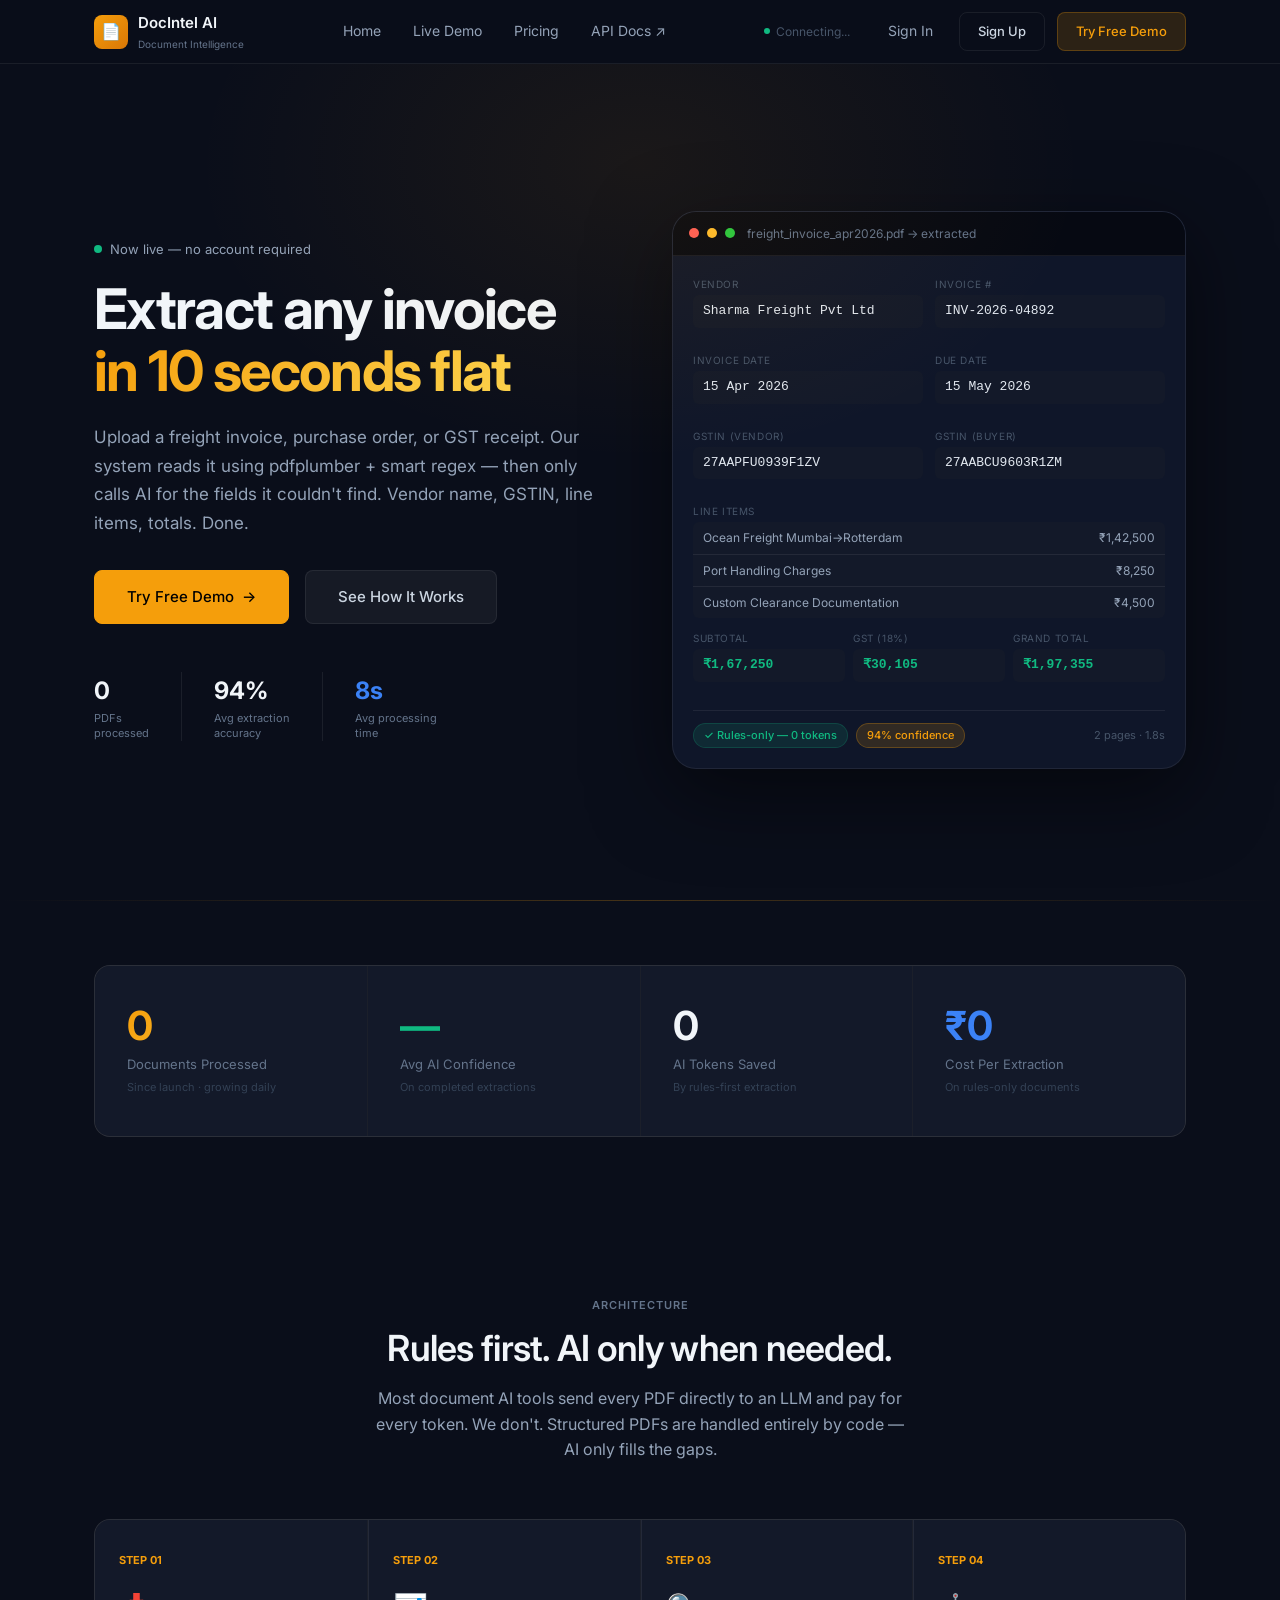
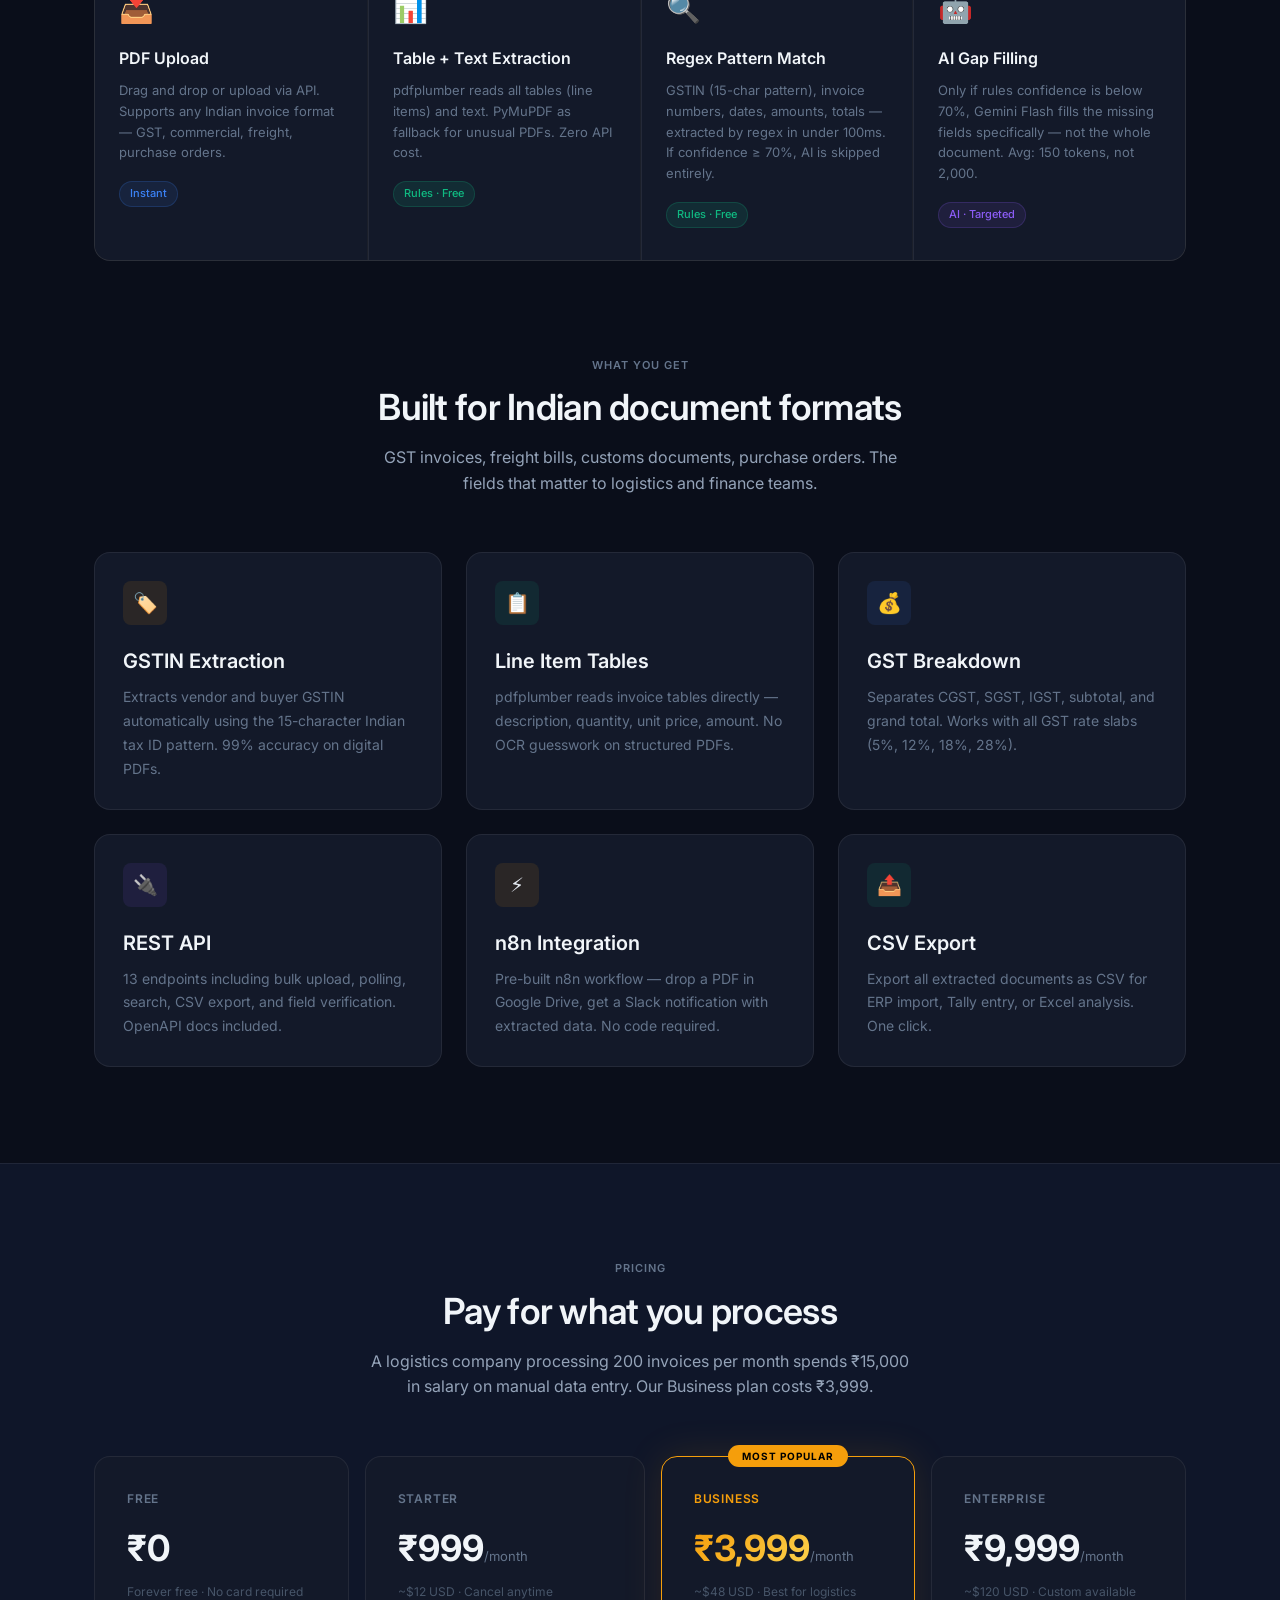
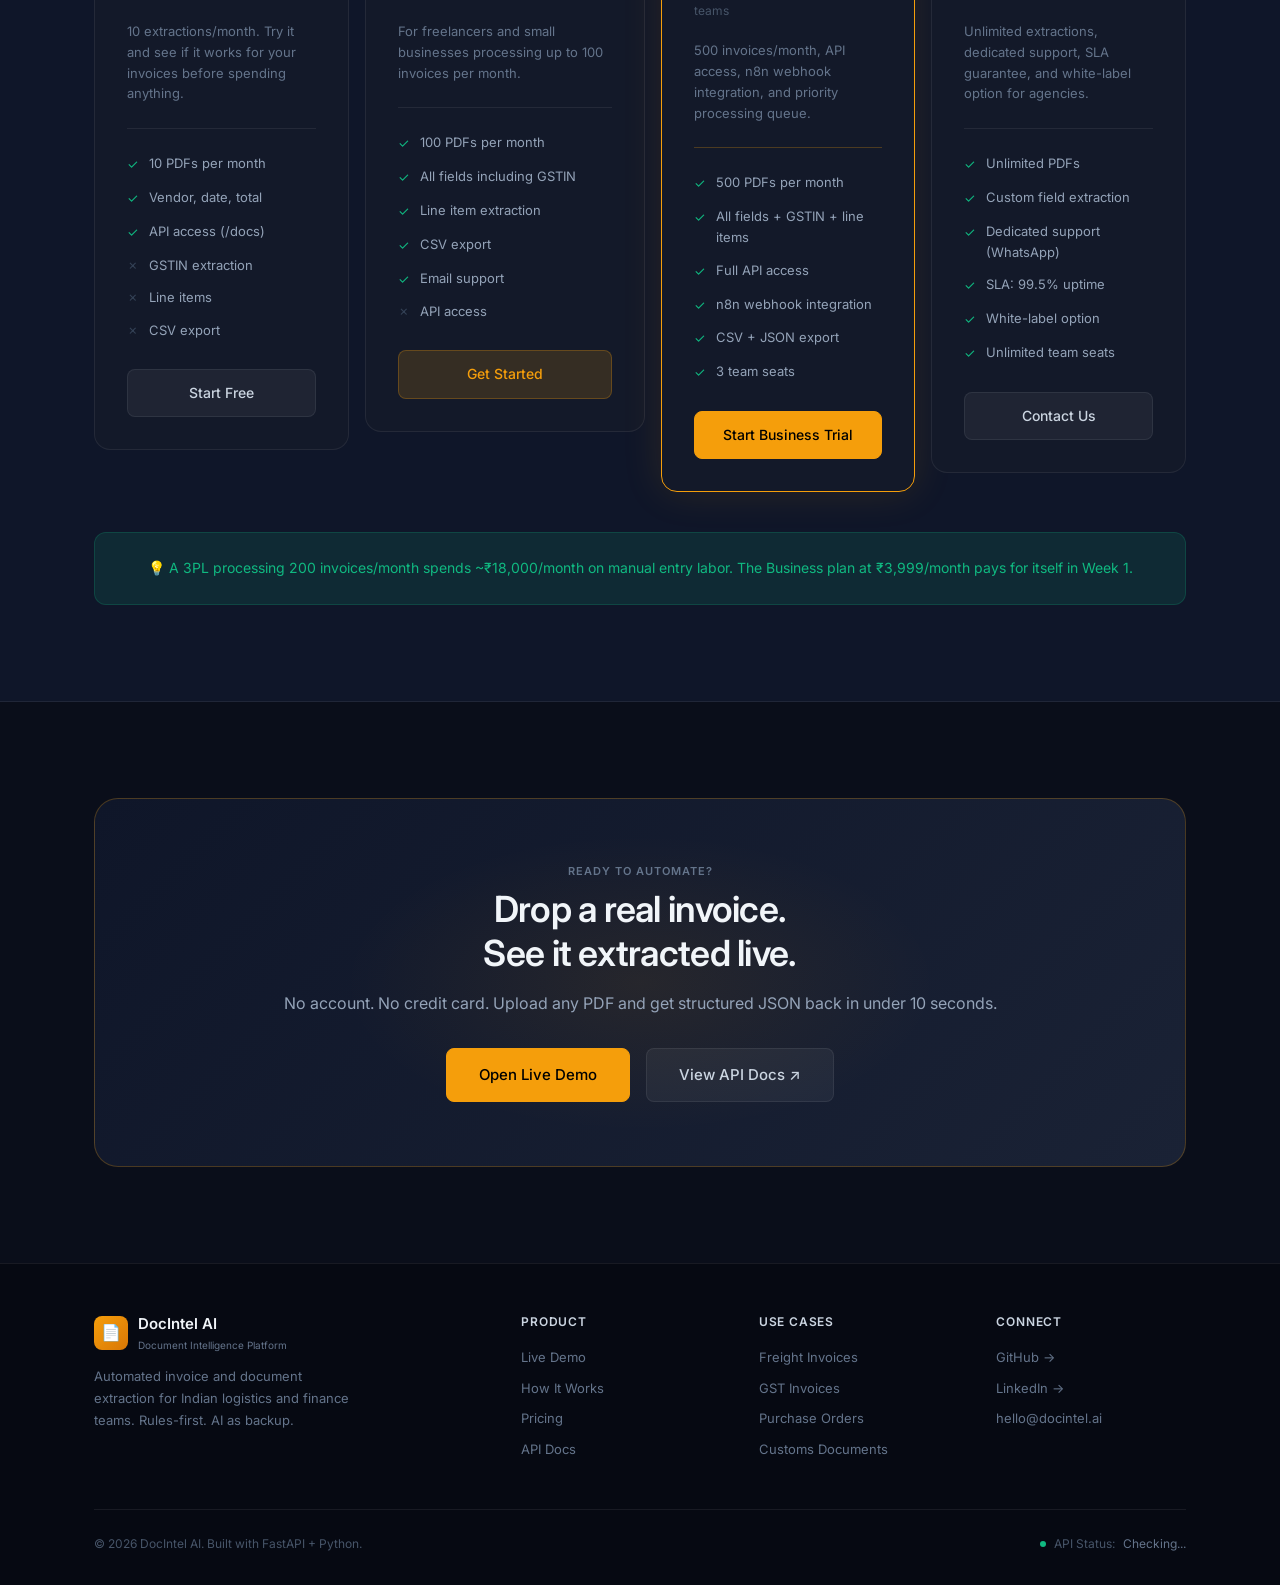
<file: index.html>
<!DOCTYPE html>
<html lang="en">
<head>
  <meta charset="UTF-8">
  <meta name="viewport" content="width=device-width, initial-scale=1.0">
  <title>DocIntel AI — Automated Invoice & Document Intelligence for India</title>
  <meta name="description" content="Upload any PDF invoice. AI extracts vendor, invoice number, GST, amounts, and line items in under 10 seconds. Built for Indian logistics and finance teams.">
  <link rel="preconnect" href="https://fonts.googleapis.com">
  <link rel="stylesheet" href="https://fonts.googleapis.com/css2?family=Inter:wght@400;500;600;700&display=swap">
  <link rel="stylesheet" href="css/main.css">
  <style>
    /* ── Hero ────────────────────────────────────────────────────────────────── */
    .hero {
      min-height: calc(100vh - var(--nav-h));
      display: flex; align-items: center;
      padding: 5rem 0 4rem;
      position: relative; overflow: hidden;
    }
    .hero::before {
      content: '';
      position: absolute; top: -200px; left: 50%; transform: translateX(-50%);
      width: 900px; height: 600px;
      background: radial-gradient(ellipse, rgba(245,158,11,0.07) 0%, transparent 70%);
      pointer-events: none;
    }
    .hero-grid { display: grid; grid-template-columns: 1fr 1fr; gap: 4rem; align-items: center; }
    .hero-eyebrow { display: flex; align-items: center; gap: 8px; margin-bottom: 1.25rem; }
    .hero-eyebrow-dot { width: 8px; height: 8px; border-radius: 50%; background: var(--green-500); animation: pulse 2s infinite; }
    .hero-eyebrow-text { font-size: 13px; color: var(--text-400); }
    .hero h1 { margin-bottom: 1.25rem; }
    .hero p { font-size: 17px; color: var(--text-400); margin-bottom: 2rem; line-height: 1.7; }
    .hero-ctas { display: flex; gap: 1rem; align-items: center; margin-bottom: 3rem; }
    .hero-proof { display: flex; gap: 2rem; }
    .hero-proof-item { display: flex; align-items: center; gap: 8px; }
    .hero-proof-val { font-size: 1.5rem; font-weight: 700; color: var(--text-100); }
    .hero-proof-label { font-size: 11px; color: var(--text-500); line-height: 1.4; }

    /* ── Preview card ────────────────────────────────────────────────────────── */
    .preview-card {
      background: var(--navy-800);
      border: 1px solid var(--border);
      border-radius: var(--r-xl);
      overflow: hidden;
      box-shadow: 0 24px 80px rgba(0,0,0,0.5);
    }
    .preview-header {
      background: var(--navy-950);
      padding: 0.75rem 1rem;
      display: flex; align-items: center; gap: 8px;
      border-bottom: 1px solid var(--border);
    }
    .preview-dot { width: 10px; height: 10px; border-radius: 50%; }
    .preview-title { font-size: 12px; color: var(--text-500); margin-left: 4px; }
    .preview-body { padding: 1.25rem; }
    .preview-field { margin-bottom: 0.75rem; }
    .preview-key { font-size: 10px; color: var(--text-600); text-transform: uppercase; letter-spacing: 0.6px; margin-bottom: 3px; }
    .preview-val { font-size: 13px; color: var(--text-200); background: var(--navy-700); padding: 6px 10px; border-radius: 6px; font-family: var(--font-mono); }
    .preview-val.amount { color: var(--green-500); font-weight: 600; }
    .preview-source {
      margin-top: 1rem; padding-top: 0.75rem; border-top: 1px solid var(--border);
      display: flex; align-items: center; justify-content: space-between;
      font-size: 11px; color: var(--text-600);
    }

    /* ── How it works ────────────────────────────────────────────────────────── */
    .steps { display: grid; grid-template-columns: repeat(4, 1fr); gap: 1px; background: var(--border); border: 1px solid var(--border); border-radius: var(--r-lg); overflow: hidden; }
    .step { background: var(--navy-700); padding: 2rem 1.5rem; position: relative; }
    .step-num { font-size: 11px; font-weight: 700; color: var(--gold-500); margin-bottom: 1rem; }
    .step-icon { font-size: 1.75rem; margin-bottom: 1rem; }
    .step h4 { margin-bottom: 0.5rem; }
    .step p { font-size: 13px; color: var(--text-500); line-height: 1.6; }
    .step-tag { margin-top: 1rem; }

    /* ── Live numbers ────────────────────────────────────────────────────────── */
    .numbers-grid { display: grid; grid-template-columns: repeat(4, 1fr); gap: 1px; background: var(--border); border: 1px solid var(--border); border-radius: var(--r-lg); overflow: hidden; }
    .number-item { background: var(--navy-700); padding: 2.5rem 2rem; }
    .number-val { font-size: 2.5rem; font-weight: 700; color: var(--text-100); line-height: 1; margin-bottom: 0.5rem; }
    .number-label { font-size: 13px; color: var(--text-500); }
    .number-sub { font-size: 11px; color: var(--text-700); margin-top: 4px; }

    /* ── Features ────────────────────────────────────────────────────────────── */
    .feature-card {
      background: var(--navy-700);
      border: 1px solid var(--border);
      border-radius: var(--r-lg);
      padding: 1.75rem;
      transition: border-color 0.2s, transform 0.2s;
    }
    .feature-card:hover { border-color: var(--border-gold); transform: translateY(-3px); }
    .feature-icon { width: 44px; height: 44px; border-radius: var(--r-sm); display: flex; align-items: center; justify-content: center; font-size: 20px; margin-bottom: 1.25rem; }
    .feature-card h3 { margin-bottom: 0.5rem; }
    .feature-card p { font-size: 14px; color: var(--text-500); line-height: 1.7; }

    /* ── Pricing ────────────────────────────────────────────────────────────── */
    .pricing-grid { display: grid; grid-template-columns: 1fr 1.1fr 1fr 1fr; gap: 1rem; align-items: start; }
    .pricing-card {
      background: var(--navy-700);
      border: 1px solid var(--border);
      border-radius: var(--r-lg);
      padding: 2rem;
      position: relative;
    }
    .pricing-card.featured {
      border-color: var(--gold-500);
      box-shadow: 0 0 40px rgba(245,158,11,0.12);
    }
    .pricing-popular {
      position: absolute; top: -12px; left: 50%; transform: translateX(-50%);
      background: var(--gold-500); color: #000;
      font-size: 10px; font-weight: 700; letter-spacing: 1px; text-transform: uppercase;
      padding: 3px 14px; border-radius: 20px;
    }
    .pricing-tier { font-size: 12px; font-weight: 600; color: var(--text-500); text-transform: uppercase; letter-spacing: 0.8px; margin-bottom: 0.75rem; }
    .pricing-price { margin-bottom: 0.25rem; }
    .pricing-amount { font-size: 2.25rem; font-weight: 700; color: var(--text-100); }
    .pricing-period { font-size: 13px; color: var(--text-500); }
    .pricing-usd { font-size: 12px; color: var(--text-600); margin-bottom: 1.25rem; }
    .pricing-desc { font-size: 13px; color: var(--text-500); margin-bottom: 1.5rem; line-height: 1.6; }
    .pricing-divider { height: 1px; background: var(--border); margin-bottom: 1.5rem; }
    .pricing-features { margin-bottom: 1.75rem; }
    .pricing-feature { display: flex; align-items: flex-start; gap: 10px; font-size: 13px; color: var(--text-400); margin-bottom: 0.75rem; }
    .check { color: var(--green-500); flex-shrink: 0; margin-top: 1px; }
    .cross { color: var(--text-700); flex-shrink: 0; }


    /* ── CTA Banner ──────────────────────────────────────────────────────────── */
    .cta-banner {
      background: linear-gradient(135deg, var(--navy-800), var(--navy-600));
      border: 1px solid var(--border-gold);
      border-radius: var(--r-xl);
      padding: 4rem;
      text-align: center;
      position: relative; overflow: hidden;
    }
    .cta-banner::before {
      content: '';
      position: absolute; top: 50%; left: 50%; transform: translate(-50%,-50%);
      width: 600px; height: 300px;
      background: radial-gradient(ellipse, rgba(245,158,11,0.08) 0%, transparent 70%);
    }
  </style>
</head>
<body>

<script src="js/api.js"></script>
<script src="js/nav.js"></script>
<script>initNav();</script>

<!-- ── HERO ──────────────────────────────────────────────────────────────────── -->
<section class="hero">
  <div class="container">
    <div class="hero-grid">
      <div>
        <div class="hero-eyebrow">
          <div class="hero-eyebrow-dot"></div>
          <span class="hero-eyebrow-text">Now live — no account required</span>
        </div>

        <h1 class="h1">
          Extract any invoice<br>
          <span class="grad-gold">in 10 seconds flat</span>
        </h1>

        <p>Upload a freight invoice, purchase order, or GST receipt. Our system reads it using pdfplumber + smart regex — then only calls AI for the fields it couldn't find. Vendor name, GSTIN, line items, totals. Done.</p>

        <div class="hero-ctas">
          <a href="demo.html" class="btn btn-primary btn-lg">
            <span>Try Free Demo</span>
            <span>→</span>
          </a>
          <a href="#how-it-works" class="btn btn-secondary btn-lg">See How It Works</a>
        </div>

        <div class="hero-proof">
          <div class="hero-proof-item">
            <div>
              <div class="hero-proof-val text-gold" id="stat-docs">—</div>
              <div class="hero-proof-label">PDFs<br>processed</div>
            </div>
          </div>
          <div class="hero-proof-item" style="padding-left:2rem;border-left:1px solid var(--border);">
            <div>
              <div class="hero-proof-val text-green" id="stat-conf">94%</div>
              <div class="hero-proof-label">Avg extraction<br>accuracy</div>
            </div>
          </div>
          <div class="hero-proof-item" style="padding-left:2rem;border-left:1px solid var(--border);">
            <div>
              <div class="hero-proof-val" style="color:var(--blue-500)">8s</div>
              <div class="hero-proof-label">Avg processing<br>time</div>
            </div>
          </div>
        </div>
      </div>

      <!-- Preview Card -->
      <div>
        <div class="preview-card">
          <div class="preview-header">
            <div class="preview-dot" style="background:#FF5F57"></div>
            <div class="preview-dot" style="background:#FEBC2E"></div>
            <div class="preview-dot" style="background:#28C840"></div>
            <span class="preview-title">freight_invoice_apr2026.pdf → extracted</span>
          </div>
          <div class="preview-body">
            <div style="display:grid;grid-template-columns:1fr 1fr;gap:0.75rem;margin-bottom:0.75rem;">
              <div class="preview-field">
                <div class="preview-key">Vendor</div>
                <div class="preview-val">Sharma Freight Pvt Ltd</div>
              </div>
              <div class="preview-field">
                <div class="preview-key">Invoice #</div>
                <div class="preview-val">INV-2026-04892</div>
              </div>
              <div class="preview-field">
                <div class="preview-key">Invoice Date</div>
                <div class="preview-val">15 Apr 2026</div>
              </div>
              <div class="preview-field">
                <div class="preview-key">Due Date</div>
                <div class="preview-val">15 May 2026</div>
              </div>
              <div class="preview-field">
                <div class="preview-key">GSTIN (Vendor)</div>
                <div class="preview-val">27AAPFU0939F1ZV</div>
              </div>
              <div class="preview-field">
                <div class="preview-key">GSTIN (Buyer)</div>
                <div class="preview-val">27AABCU9603R1ZM</div>
              </div>
            </div>
            <div class="preview-field">
              <div class="preview-key">Line Items</div>
              <div style="background:var(--navy-700);border-radius:6px;overflow:hidden;">
                <div style="padding:6px 10px;border-bottom:1px solid var(--border);display:flex;justify-content:space-between;font-size:12px;color:var(--text-400);">
                  <span>Ocean Freight Mumbai→Rotterdam</span><span>₹1,42,500</span>
                </div>
                <div style="padding:6px 10px;border-bottom:1px solid var(--border);display:flex;justify-content:space-between;font-size:12px;color:var(--text-400);">
                  <span>Port Handling Charges</span><span>₹8,250</span>
                </div>
                <div style="padding:6px 10px;display:flex;justify-content:space-between;font-size:12px;color:var(--text-400);">
                  <span>Custom Clearance Documentation</span><span>₹4,500</span>
                </div>
              </div>
            </div>
            <div style="display:grid;grid-template-columns:1fr 1fr 1fr;gap:0.5rem;margin-top:0.75rem;">
              <div class="preview-field">
                <div class="preview-key">Subtotal</div>
                <div class="preview-val amount">₹1,67,250</div>
              </div>
              <div class="preview-field">
                <div class="preview-key">GST (18%)</div>
                <div class="preview-val amount">₹30,105</div>
              </div>
              <div class="preview-field">
                <div class="preview-key">Grand Total</div>
                <div class="preview-val amount">₹1,97,355</div>
              </div>
            </div>
            <div class="preview-source">
              <div style="display:flex;gap:8px;">
                <span class="badge badge-green">✓ Rules-only — 0 tokens</span>
                <span class="badge badge-gold">94% confidence</span>
              </div>
              <span>2 pages · 1.8s</span>
            </div>
          </div>
        </div>
      </div>
    </div>
  </div>
</section>

<div class="divider-gold"></div>

<!-- ── LIVE NUMBERS ───────────────────────────────────────────────────────────── -->
<section class="section-sm">
  <div class="container">
    <div class="numbers-grid">
      <div class="number-item">
        <div class="number-val grad-gold" id="n-docs">0</div>
        <div class="number-label">Documents Processed</div>
        <div class="number-sub">Since launch · growing daily</div>
      </div>
      <div class="number-item">
        <div class="number-val" style="color:var(--green-500)" id="n-conf">—</div>
        <div class="number-label">Avg AI Confidence</div>
        <div class="number-sub">On completed extractions</div>
      </div>
      <div class="number-item">
        <div class="number-val" id="n-tokens">0</div>
        <div class="number-label">AI Tokens Saved</div>
        <div class="number-sub">By rules-first extraction</div>
      </div>
      <div class="number-item">
        <div class="number-val" style="color:var(--blue-500)">₹0</div>
        <div class="number-label">Cost Per Extraction</div>
        <div class="number-sub">On rules-only documents</div>
      </div>
    </div>
  </div>
</section>

<!-- ── HOW IT WORKS ──────────────────────────────────────────────────────────── -->
<section class="section" id="how-it-works">
  <div class="container">
    <div class="section-header">
      <div class="label">Architecture</div>
      <h2 class="h2">Rules first. AI only when needed.</h2>
      <p>Most document AI tools send every PDF directly to an LLM and pay for every token. We don't. Structured PDFs are handled entirely by code — AI only fills the gaps.</p>
    </div>

    <div class="steps">
      <div class="step">
        <div class="step-num">STEP 01</div>
        <div class="step-icon">📥</div>
        <h4 class="h4">PDF Upload</h4>
        <p>Drag and drop or upload via API. Supports any Indian invoice format — GST, commercial, freight, purchase orders.</p>
        <div class="step-tag"><span class="badge badge-blue">Instant</span></div>
      </div>
      <div class="step" style="border-left:1px solid var(--border);">
        <div class="step-num">STEP 02</div>
        <div class="step-icon">📊</div>
        <h4 class="h4">Table + Text Extraction</h4>
        <p>pdfplumber reads all tables (line items) and text. PyMuPDF as fallback for unusual PDFs. Zero API cost.</p>
        <div class="step-tag"><span class="badge badge-green">Rules · Free</span></div>
      </div>
      <div class="step" style="border-left:1px solid var(--border);">
        <div class="step-num">STEP 03</div>
        <div class="step-icon">🔍</div>
        <h4 class="h4">Regex Pattern Match</h4>
        <p>GSTIN (15-char pattern), invoice numbers, dates, amounts, totals — extracted by regex in under 100ms. If confidence ≥ 70%, AI is skipped entirely.</p>
        <div class="step-tag"><span class="badge badge-green">Rules · Free</span></div>
      </div>
      <div class="step" style="border-left:1px solid var(--border);">
        <div class="step-num">STEP 04</div>
        <div class="step-icon">🤖</div>
        <h4 class="h4">AI Gap Filling</h4>
        <p>Only if rules confidence is below 70%, Gemini Flash fills the missing fields specifically — not the whole document. Avg: 150 tokens, not 2,000.</p>
        <div class="step-tag"><span class="badge badge-purple">AI · Targeted</span></div>
      </div>
    </div>
  </div>
</section>

<!-- ── FEATURES ──────────────────────────────────────────────────────────────── -->
<section class="section" style="padding-top:0;">
  <div class="container">
    <div class="section-header">
      <div class="label">What you get</div>
      <h2 class="h2">Built for Indian document formats</h2>
      <p>GST invoices, freight bills, customs documents, purchase orders. The fields that matter to logistics and finance teams.</p>
    </div>

    <div class="grid-3">
      <div class="feature-card">
        <div class="feature-icon" style="background:rgba(245,158,11,0.1);">🏷️</div>
        <h3 class="h3">GSTIN Extraction</h3>
        <p>Extracts vendor and buyer GSTIN automatically using the 15-character Indian tax ID pattern. 99% accuracy on digital PDFs.</p>
      </div>
      <div class="feature-card">
        <div class="feature-icon" style="background:rgba(16,185,129,0.1);">📋</div>
        <h3 class="h3">Line Item Tables</h3>
        <p>pdfplumber reads invoice tables directly — description, quantity, unit price, amount. No OCR guesswork on structured PDFs.</p>
      </div>
      <div class="feature-card">
        <div class="feature-icon" style="background:rgba(59,130,246,0.1);">💰</div>
        <h3 class="h3">GST Breakdown</h3>
        <p>Separates CGST, SGST, IGST, subtotal, and grand total. Works with all GST rate slabs (5%, 12%, 18%, 28%).</p>
      </div>
      <div class="feature-card">
        <div class="feature-icon" style="background:rgba(139,92,246,0.1);">🔌</div>
        <h3 class="h3">REST API</h3>
        <p>13 endpoints including bulk upload, polling, search, CSV export, and field verification. OpenAPI docs included.</p>
      </div>
      <div class="feature-card">
        <div class="feature-icon" style="background:rgba(245,158,11,0.1);">⚡</div>
        <h3 class="h3">n8n Integration</h3>
        <p>Pre-built n8n workflow — drop a PDF in Google Drive, get a Slack notification with extracted data. No code required.</p>
      </div>
      <div class="feature-card">
        <div class="feature-icon" style="background:rgba(16,185,129,0.1);">📤</div>
        <h3 class="h3">CSV Export</h3>
        <p>Export all extracted documents as CSV for ERP import, Tally entry, or Excel analysis. One click.</p>
      </div>
    </div>
  </div>
</section>

<!-- ── PRICING ───────────────────────────────────────────────────────────────── -->
<section class="section" id="pricing" style="background:var(--navy-800);border-top:1px solid var(--border);border-bottom:1px solid var(--border);">
  <div class="container">
    <div class="section-header">
      <div class="label">Pricing</div>
      <h2 class="h2">Pay for what you process</h2>
      <p>A logistics company processing 200 invoices per month spends ₹15,000 in salary on manual data entry. Our Business plan costs ₹3,999.</p>
    </div>

    <div class="pricing-grid">
      <!-- Free -->
      <div class="pricing-card">
        <div class="pricing-tier">Free</div>
        <div class="pricing-price"><span class="pricing-amount">₹0</span></div>
        <div class="pricing-usd">Forever free · No card required</div>
        <div class="pricing-desc">10 extractions/month. Try it and see if it works for your invoices before spending anything.</div>
        <div class="pricing-divider"></div>
        <div class="pricing-features">
          <div class="pricing-feature"><span class="check">✓</span> 10 PDFs per month</div>
          <div class="pricing-feature"><span class="check">✓</span> Vendor, date, total</div>
          <div class="pricing-feature"><span class="check">✓</span> API access (/docs)</div>
          <div class="pricing-feature"><span class="cross">✗</span> GSTIN extraction</div>
          <div class="pricing-feature"><span class="cross">✗</span> Line items</div>
          <div class="pricing-feature"><span class="cross">✗</span> CSV export</div>
        </div>
        <a href="demo.html" class="btn btn-secondary" style="width:100%;justify-content:center;">Start Free</a>
      </div>

      <!-- Starter -->
      <div class="pricing-card">
        <div class="pricing-tier">Starter</div>
        <div class="pricing-price"><span class="pricing-amount">₹999</span><span class="pricing-period">/month</span></div>
        <div class="pricing-usd">~$12 USD · Cancel anytime</div>
        <div class="pricing-desc">For freelancers and small businesses processing up to 100 invoices per month.</div>
        <div class="pricing-divider"></div>
        <div class="pricing-features">
          <div class="pricing-feature"><span class="check">✓</span> 100 PDFs per month</div>
          <div class="pricing-feature"><span class="check">✓</span> All fields including GSTIN</div>
          <div class="pricing-feature"><span class="check">✓</span> Line item extraction</div>
          <div class="pricing-feature"><span class="check">✓</span> CSV export</div>
          <div class="pricing-feature"><span class="check">✓</span> Email support</div>
          <div class="pricing-feature"><span class="cross">✗</span> API access</div>
        </div>
        <a href="demo.html" class="btn btn-outline-gold" style="width:100%;justify-content:center;">Get Started</a>
      </div>

      <!-- Business — featured -->
      <div class="pricing-card featured">
        <div class="pricing-popular">MOST POPULAR</div>
        <div class="pricing-tier" style="color:var(--gold-500);">Business</div>
        <div class="pricing-price"><span class="pricing-amount grad-gold">₹3,999</span><span class="pricing-period">/month</span></div>
        <div class="pricing-usd">~$48 USD · Best for logistics teams</div>
        <div class="pricing-desc">500 invoices/month, API access, n8n webhook integration, and priority processing queue.</div>
        <div class="pricing-divider" style="background:var(--border-gold);"></div>
        <div class="pricing-features">
          <div class="pricing-feature"><span class="check">✓</span> 500 PDFs per month</div>
          <div class="pricing-feature"><span class="check">✓</span> All fields + GSTIN + line items</div>
          <div class="pricing-feature"><span class="check">✓</span> Full API access</div>
          <div class="pricing-feature"><span class="check">✓</span> n8n webhook integration</div>
          <div class="pricing-feature"><span class="check">✓</span> CSV + JSON export</div>
          <div class="pricing-feature"><span class="check">✓</span> 3 team seats</div>
        </div>
        <a href="demo.html" class="btn btn-primary" style="width:100%;justify-content:center;">Start Business Trial</a>
      </div>

      <!-- Enterprise -->
      <div class="pricing-card">
        <div class="pricing-tier">Enterprise</div>
        <div class="pricing-price"><span class="pricing-amount">₹9,999</span><span class="pricing-period">/month</span></div>
        <div class="pricing-usd">~$120 USD · Custom available</div>
        <div class="pricing-desc">Unlimited extractions, dedicated support, SLA guarantee, and white-label option for agencies.</div>
        <div class="pricing-divider"></div>
        <div class="pricing-features">
          <div class="pricing-feature"><span class="check">✓</span> Unlimited PDFs</div>
          <div class="pricing-feature"><span class="check">✓</span> Custom field extraction</div>
          <div class="pricing-feature"><span class="check">✓</span> Dedicated support (WhatsApp)</div>
          <div class="pricing-feature"><span class="check">✓</span> SLA: 99.5% uptime</div>
          <div class="pricing-feature"><span class="check">✓</span> White-label option</div>
          <div class="pricing-feature"><span class="check">✓</span> Unlimited team seats</div>
        </div>
        <a href="mailto:hello@docintel.ai" class="btn btn-secondary" style="width:100%;justify-content:center;">Contact Us</a>
      </div>
    </div>

    <!-- ROI note -->
    <div style="text-align:center;margin-top:2.5rem;padding:1.5rem;background:var(--green-dim);border:1px solid rgba(16,185,129,0.2);border-radius:var(--r-md);">
      <p style="font-size:14px;color:var(--green-500);">
        💡 A 3PL processing 200 invoices/month spends ~₹18,000/month on manual entry labor.
        The Business plan at ₹3,999/month pays for itself in Week 1.
      </p>
    </div>
  </div>
</section>

<!-- ── CTA ───────────────────────────────────────────────────────────────────── -->
<section class="section">
  <div class="container">
    <div class="cta-banner">
      <div style="position:relative;z-index:1;">
        <div class="label mb-1">Ready to automate?</div>
        <h2 class="h2 mb-2">Drop a real invoice.<br>See it extracted live.</h2>
        <p style="color:var(--text-400);margin-bottom:2rem;font-size:16px;">No account. No credit card. Upload any PDF and get structured JSON back in under 10 seconds.</p>
        <div style="display:flex;gap:1rem;justify-content:center;flex-wrap:wrap;">
          <a href="demo.html" class="btn btn-primary btn-lg">Open Live Demo</a>
          <a href="https://doc-intelligence-api-tubh.onrender.com/docs" target="_blank" class="btn btn-secondary btn-lg">View API Docs ↗</a>
        </div>
      </div>
    </div>
  </div>
</section>

<!-- ── FOOTER ────────────────────────────────────────────────────────────────── -->
<footer>
  <div class="container">
    <div class="footer-grid">
      <div class="footer-brand">
        <div class="nav-logo">
          <div class="nav-logo-icon">📄</div>
          <div>
            <div class="nav-logo-name">DocIntel AI</div>
            <div class="nav-logo-tag">Document Intelligence Platform</div>
          </div>
        </div>
        <p>Automated invoice and document extraction for Indian logistics and finance teams. Rules-first. AI as backup.</p>
      </div>
      <div class="footer-col">
        <h5>Product</h5>
        <a href="demo.html">Live Demo</a>
        <a href="#how-it-works">How It Works</a>
        <a href="pricing.html">Pricing</a>
        <a href="https://doc-intelligence-api-tubh.onrender.com/docs" target="_blank">API Docs</a>
      </div>
      <div class="footer-col">
        <h5>Use Cases</h5>
        <a href="#">Freight Invoices</a>
        <a href="#">GST Invoices</a>
        <a href="#">Purchase Orders</a>
        <a href="#">Customs Documents</a>
      </div>
      <div class="footer-col">
        <h5>Connect</h5>
        <a href="https://github.com/Mayur-Techs/ai-document-intelligence" target="_blank">GitHub →</a>
        <a href="https://linkedin.com/in/mayur-nilesh-nikumbh-12652b330" target="_blank">LinkedIn →</a>
        <a href="mailto:mayurnn.12@gmail.com">hello@docintel.ai</a>
      </div>
    </div>
    <div class="footer-bottom">
      <span>© 2026 DocIntel AI. Built with FastAPI + Python.</span>
      <span style="display:flex;align-items:center;gap:8px;">
        <span class="status-dot pulsing"></span>
        API Status: <span class="js-api-status" style="color:var(--text-500)">Checking...</span>
      </span>
    </div>
  </div>
</footer>

<script>
  // Load live stats from backend
  async function loadStats() {
    try {
      const stats = await DocAPI.fetchStats();
      const total = stats.total_documents || 0;
      const conf = stats.avg_confidence_pct || '94%';
      const saved = total > 0 ? Math.round(total * 1700).toLocaleString() : '0';

      document.getElementById('stat-docs').textContent = total > 0 ? total.toLocaleString() : '0';
      document.getElementById('stat-conf').textContent = conf;
      document.getElementById('n-docs').textContent = total > 0 ? total.toLocaleString() : '0';
      document.getElementById('n-conf').textContent = conf;
      document.getElementById('n-tokens').textContent = saved;
    } catch(e) {
      // Backend not ready yet — show defaults
      document.getElementById('stat-docs').textContent = '0';
    }
  }

  // Animate numbers on scroll
  const observer = new IntersectionObserver((entries) => {
    entries.forEach(e => { if (e.isIntersecting) loadStats(); });
  }, { threshold: 0.1 });
  document.querySelectorAll('.numbers-grid').forEach(el => observer.observe(el));
</script>

</body>
</html>
</file>
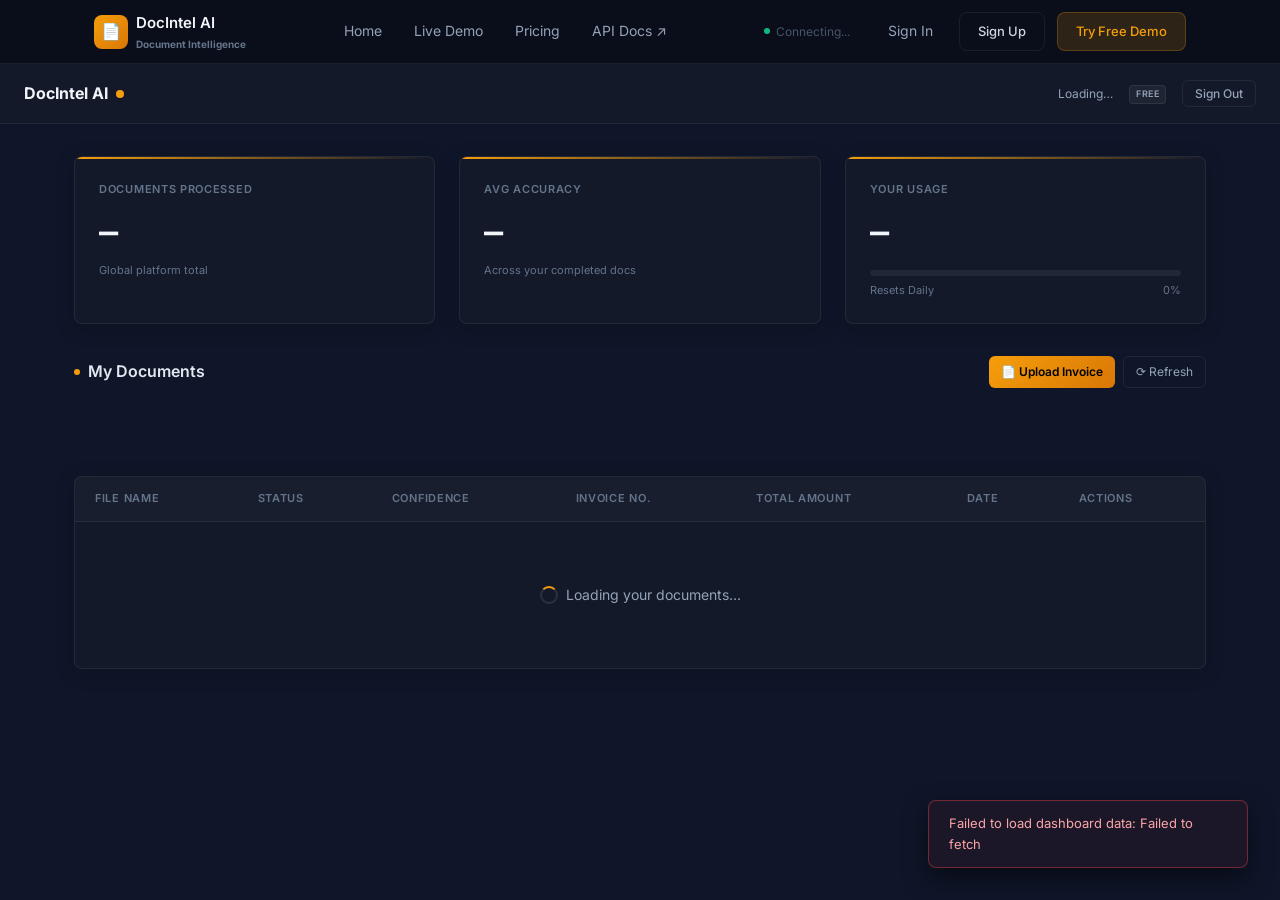
<file: dashboard.html>
<!DOCTYPE html>
<html lang="en">
<head>
  <meta charset="UTF-8">
  <meta name="viewport" content="width=device-width, initial-scale=1.0">
  <title>Dashboard — DocIntel AI</title>
  <meta name="description" content="View and manage your extracted invoice documents, usage quota, and AI confidence scores.">
  <link rel="preconnect" href="https://fonts.googleapis.com">
  <link rel="stylesheet" href="https://fonts.googleapis.com/css2?family=Inter:wght@400;500;600;700&family=JetBrains+Mono:wght@400;500&display=swap">
  <link rel="stylesheet" href="css/main.css">
  <!-- First thing: run session guard immediately to prevent content flash -->
  <script src="js/auth.js"></script>
  <style>
    body {
      background: var(--navy-800);
      color: var(--text-100);
      font-family: 'Inter', sans-serif;
      margin: 0;
      min-height: 100vh;
      display: flex;
      flex-direction: column;
    }

    /* ── Top Nav ───────────────────────────────────────────────── */
    .topnav {
      height: 60px;
      background: var(--navy-700);
      border-bottom: 1px solid var(--border);
      display: flex;
      align-items: center;
      justify-content: space-between;
      padding: 0 1.5rem;
    }
    .nav-logo {
      display: flex; align-items: center; gap: 8px;
      text-decoration: none;
      font-size: 16px; font-weight: 700;
      color: var(--text-100);
    }
    .logo-dot {
      width: 8px; height: 8px;
      background: var(--gold-500);
      border-radius: 50%;
    }
    .nav-right {
      display: flex; align-items: center; gap: 1rem;
    }
    .nav-user-email {
      font-size: 12px; color: var(--text-400);
    }
    .plan-badge {
      font-size: 10px; font-weight: 700;
      text-transform: uppercase; letter-spacing: 0.8px;
      padding: 2px 8px; border-radius: 20px;
    }
    .plan-badge.free { background: rgba(255,255,255,0.07); color: var(--text-400); }
    .plan-badge.starter { background: rgba(245,158,11,0.15); color: var(--gold-500); }
    .plan-badge.business { background: rgba(139,92,246,0.15); color: #a78bfa; }
    .plan-badge.enterprise { background: rgba(16,185,129,0.15); color: var(--green-500); }

    .signout-btn {
      background: transparent;
      border: 1px solid var(--border);
      border-radius: 6px;
      padding: 5px 12px;
      font-size: 12px; font-weight: 500;
      color: var(--text-400);
      cursor: pointer;
      font-family: inherit;
      transition: all 0.15s;
    }
    .signout-btn:hover { border-color: var(--text-300); color: var(--text-200); }

    /* ── Page layout ──────────────────────────────────────────── */
    .page-wrap {
      flex: 1;
      max-width: 1180px;
      width: 100%;
      margin: 0 auto;
      padding: 2rem 1.5rem;
      display: flex;
      flex-direction: column;
      gap: 2rem;
      box-sizing: border-box;
    }

    /* ── Stats row ────────────────────────────────────────────── */
    .stats-row {
      display: grid;
      grid-template-columns: repeat(auto-fit, minmax(300px, 1fr));
      gap: 1.5rem;
    }
    .stat-card {
      background: var(--navy-700);
      border: 1px solid var(--border);
      border-radius: 8px;
      padding: 1.5rem;
      position: relative;
      overflow: hidden;
      box-shadow: 0 4px 20px rgba(0,0,0,0.2);
    }
    .stat-card::before {
      content: "";
      position: absolute;
      top: 0; left: 0; right: 0;
      height: 2px;
      background: linear-gradient(90deg, var(--gold-500), transparent);
    }
    .stat-title {
      font-size: 11px; font-weight: 600; text-transform: uppercase;
      letter-spacing: 0.7px; color: var(--text-500); margin-bottom: 8px;
    }
    .stat-value {
      font-size: 2rem; font-weight: 700; color: var(--text-100);
      font-family: 'JetBrains Mono', monospace;
    }
    .stat-sub {
      font-size: 11px; color: var(--text-500); margin-top: 4px;
    }

    /* Usage meter */
    .meter-wrap { margin-top: 12px; }
    .meter-bar {
      height: 6px; background: rgba(255,255,255,0.06);
      border-radius: 3px; overflow: hidden; margin-bottom: 6px;
    }
    .meter-fill {
      height: 100%; border-radius: 3px;
      background: var(--green-500);
      transition: width 0.5s ease, background 0.5s;
    }
    .meter-labels {
      display: flex; justify-content: space-between;
      font-size: 11px; color: var(--text-500);
    }

    /* ── Section header ───────────────────────────────────────── */
    .section-header {
      display: flex; align-items: center; justify-content: space-between;
    }
    .section-title {
      font-size: 16px; font-weight: 600; color: var(--text-200);
      display: flex; align-items: center; gap: 8px;
    }
    .section-dot {
      width: 6px; height: 6px; border-radius: 50%;
      background: var(--gold-500);
    }
    .refresh-btn {
      background: transparent; border: 1px solid var(--border);
      border-radius: 6px; padding: 5px 12px;
      font-size: 12px; color: var(--text-400);
      cursor: pointer; transition: all 0.15s;
      font-family: inherit;
    }
    .refresh-btn:hover { color: var(--text-200); border-color: var(--text-400); }

    /* ── Documents Panel ──────────────────────────────────────── */
    .panel {
      background: var(--navy-700);
      border: 1px solid var(--border);
      border-radius: 8px;
      overflow: hidden;
      box-shadow: 0 4px 20px rgba(0,0,0,0.2);
    }
    .table-wrap { overflow-x: auto; }
    table { width: 100%; border-collapse: collapse; font-size: 13px; }
    th {
      text-align: left; padding: 0.85rem 1.25rem;
      font-size: 11px; font-weight: 600;
      text-transform: uppercase; letter-spacing: 0.7px;
      color: var(--text-500);
      background: rgba(255,255,255,0.02);
      border-bottom: 1px solid var(--border);
    }
    td {
      padding: 0.85rem 1.25rem;
      border-bottom: 1px solid rgba(255,255,255,0.04);
      color: var(--text-300);
      vertical-align: middle;
    }
    tr:last-child td { border-bottom: none; }
    tr:hover td { background: rgba(255,255,255,0.01); }

    .doc-name {
      color: var(--text-200); font-weight: 500;
      max-width: 220px; overflow: hidden; text-overflow: ellipsis; white-space: nowrap;
    }

    /* Status chips */
    .chip {
      display: inline-block;
      font-size: 10px; font-weight: 600;
      padding: 2px 8px; border-radius: 20px;
      text-transform: capitalize;
    }
    .chip.queued { background: rgba(100,116,139,0.15); color: var(--text-500); }
    .chip.processing { background: rgba(245,158,11,0.12); color: var(--gold-500); }
    .chip.completed { background: rgba(16,185,129,0.1); color: var(--green-500); }
    .chip.failed { background: rgba(239,68,68,0.1); color: #ef4444; }

    /* Confidence styles */
    .conf-high { color: var(--green-500); font-weight: 600; }
    .conf-mid  { color: var(--gold-500); font-weight: 600; }
    .conf-low  { color: #ef4444; font-weight: 600; }

    /* Actions buttons */
    .action-row { display: flex; align-items: center; gap: 8px; }
    .act-btn {
      background: var(--navy-600);
      border: 1px solid var(--border);
      border-radius: 6px;
      padding: 5px 10px;
      font-size: 12px; color: var(--text-300);
      cursor: pointer; font-family: inherit;
      transition: all 0.15s;
      display: inline-flex; align-items: center; gap: 4px;
    }
    .act-btn:hover { background: var(--navy-500); color: var(--text-100); border-color: var(--text-500); }
    .act-btn.gold { border-color: rgba(245,158,11,0.3); color: var(--gold-500); }
    .act-btn.gold:hover { background: rgba(245,158,11,0.1); border-color: var(--gold-500); }
    .act-btn.danger:hover { background: rgba(239,68,68,0.1); color: #ef4444; border-color: rgba(239,68,68,0.5); }

    /* Feedback Row */
    .fb-row { display: flex; align-items: center; gap: 4px; }
    .fb-btn {
      background: transparent; border: 1px solid var(--border);
      border-radius: 6px; padding: 4px 8px; font-size: 12px;
      cursor: pointer; transition: all 0.15s;
    }
    .fb-btn:hover:not(:disabled) { background: rgba(255,255,255,0.05); border-color: var(--text-400); }
    .fb-btn:disabled { opacity: 0.5; cursor: not-allowed; }

    /* Toast system */
    .toast-container {
      position: fixed; top: 1.5rem; right: 1.5rem;
      display: flex; flex-direction: column; gap: 0.5rem; z-index: 1000;
    }
    .toast {
      background: var(--navy-700); border: 1px solid var(--border);
      border-radius: 8px; padding: 12px 20px; font-size: 13px;
      color: var(--text-100); box-shadow: 0 10px 25px rgba(0,0,0,0.5);
      animation: slideIn 0.25s ease-out forwards;
      min-width: 250px;
    }
    .toast.error { border-color: rgba(239,68,68,0.4); color: #fca5a5; background: rgba(239,68,68,0.05); }
    .toast.success { border-color: rgba(16,185,129,0.4); color: var(--green-500); }
    @keyframes slideIn { from { transform: translateX(100%); opacity: 0; } to { transform: translateX(0); opacity: 1; } }

    .empty-state {
      text-align: center; padding: 4rem 2rem;
    }
    .empty-icon { font-size: 3rem; margin-bottom: 1rem; opacity: 0.4; }
    .empty-state h3 { font-size: 16px; margin: 0 0 8px 0; color: var(--text-300); }
    .empty-state p { font-size: 13px; color: var(--text-500); margin: 0; }
    .empty-state a { color: var(--gold-500); text-decoration: none; font-weight: 500; }
    .empty-state a:hover { text-decoration: underline; }

    .loading-row {
      display: flex; align-items: center; justify-content: center; gap: 8px;
      padding: 3rem 0; color: var(--text-400); font-size: 14px;
    }
    .spinner {
      width: 18px; height: 18px; border: 2px solid rgba(255,255,255,0.1);
      border-top-color: var(--gold-500); border-radius: 50%;
      animation: spin 0.8s linear infinite;
    }
    @keyframes spin { to { transform: rotate(360deg); } }
  </style>
</head>
<body>

<div class="toast-container" id="toastContainer"></div>

<!-- ── Top Nav ──────────────────────────────────────────────────── -->
<nav class="topnav">
  <a class="nav-logo" href="/">
    DocIntel AI <span class="logo-dot"></span>
  </a>
  <div class="nav-right">
    <span class="nav-user-email" id="navEmail">Loading…</span>
    <span class="plan-badge free" id="navPlan">Free</span>
    <button class="signout-btn" onclick="signOut()">Sign Out</button>
  </div>
</nav>

<!-- ── Page Wrap ────────────────────────────────────────────────── -->
<div class="page-wrap">

  <!-- Section 1: Stats Bar -->
  <div class="stats-row">
    <!-- Documents Processed -->
    <div class="stat-card">
      <div class="stat-title">Documents Processed</div>
      <div class="stat-value" id="statTotal">—</div>
      <div class="stat-sub">Global platform total</div>
    </div>

    <!-- Avg Accuracy -->
    <div class="stat-card">
      <div class="stat-title">Avg Accuracy</div>
      <div class="stat-value" id="statConf">—</div>
      <div class="stat-sub">Across your completed docs</div>
    </div>

    <!-- Your Usage -->
    <div class="stat-card">
      <div class="stat-title">Your Usage</div>
      <div class="stat-value" id="statUsage">—</div>
      <div class="meter-wrap">
        <div class="meter-bar">
          <div class="meter-fill" id="meterFill" style="width: 0%;"></div>
        </div>
        <div class="meter-labels">
          <span id="meterWindow">Resets Daily</span>
          <span id="meterPct">0%</span>
        </div>
      </div>
    </div>
  </div>

  <!-- Section 2: Document List Header -->
  <div class="section-header">
    <div class="section-title">
      <div class="section-dot"></div> My Documents
    </div>
    <div style="display: flex; gap: 8px;">
      <a href="/demo" style="
        display: inline-flex; align-items: center; gap: 6px;
        background: linear-gradient(135deg, var(--gold-500), #D97706);
        color: #000; font-weight: 600; font-size: 12px;
        padding: 6px 12px; border-radius: 6px; text-decoration: none;
        transition: opacity 0.15s;
      " onmouseover="this.style.opacity=0.9" onmouseout="this.style.opacity=1">📄 Upload Invoice</a>
      <button class="refresh-btn" onclick="loadDashboard()">⟳ Refresh</button>
    </div>
  </div>

  <!-- Section 2: Document List Panel -->
  <div class="panel">
    <div class="table-wrap">
      <table id="docsTable">
        <thead>
          <tr>
            <th>File Name</th>
            <th>Status</th>
            <th>Confidence</th>
            <th>Invoice No.</th>
            <th>Total Amount</th>
            <th>Date</th>
            <th>Actions</th>
          </tr>
        </thead>
        <tbody id="docsTbody">
          <tr>
            <td colspan="7">
              <div class="loading-row">
                <span class="spinner"></span> Loading your documents…
              </div>
            </td>
          </tr>
        </tbody>
      </table>
    </div>
  </div>

</div>

<!-- Scripts -->
<script src="js/api.js"></script>
<script src="js/nav.js"></script>
<script>
  if (typeof initNav === 'function') initNav();

  function toast(msg, type = 'success') {
    const c = document.getElementById('toastContainer');
    const el = document.createElement('div');
    el.className = 'toast ' + type;
    el.textContent = msg;
    c.appendChild(el);
    setTimeout(() => el.remove(), 4000);
  }

  async function signOut() {
    try {
      await fetch('https://doc-intelligence-api-tubh.onrender.com/auth/logout', {
        method: 'POST',
        credentials: 'include'
      });
    } catch (e) {
      console.error('Logout error:', e);
    }
    window.location.href = '/';
  }

  function confClass(val) {
    if (!val) return '';
    const pct = Math.round(val * 100);
    if (pct >= 85) return 'conf-high';
    if (pct >= 65) return 'conf-mid';
    return 'conf-low';
  }

  function confText(val) {
    return val ? Math.round(val * 100) + '%' : '—';
  }

  function fmtDate(iso) {
    if (!iso) return '—';
    return new Date(iso).toLocaleDateString('en-IN', { day: '2-digit', month: 'short', year: 'numeric' });
  }

  function fmtMoney(v, currency) {
    if (v == null) return '—';
    return (currency === 'USD' ? '$' : '₹') + Number(v).toLocaleString('en-IN');
  }

  /* ────────────────────────────────────────────────────────────── */
  /*  Parallel Fetches & Load Dashboard Data                        */
  /* ────────────────────────────────────────────────────────────── */
  async function loadDashboard() {
    const profilePromise = fetch('https://doc-intelligence-api-tubh.onrender.com/auth/me', {
      credentials: 'include'
    }).then(async res => {
      if (res.status === 401) {
        window.location.href = '/login';
        throw new Error('Unauthorized');
      }
      if (!res.ok) {
        const data = await res.json().catch(() => ({}));
        throw new Error(data.detail || data.message || res.statusText);
      }
      return res.json();
    });

    const docsPromise = fetch('https://doc-intelligence-api-tubh.onrender.com/api/v1/documents/', {
      credentials: 'include'
    }).then(async res => {
      if (!res.ok) {
        const data = await res.json().catch(() => ({}));
        throw new Error(data.detail || data.message || res.statusText);
      }
      return res.json();
    });

    const statsPromise = fetch('https://doc-intelligence-api-tubh.onrender.com/api/v1/stats', {
      credentials: 'include'
    }).then(async res => {
      if (!res.ok) {
        const data = await res.json().catch(() => ({}));
        throw new Error(data.detail || data.message || res.statusText);
      }
      return res.json();
    });

    try {
      const [profile, docs, stats] = await Promise.all([profilePromise, docsPromise, statsPromise]);
      renderProfile(profile);
      renderStats(stats, docs);
      renderDocs(docs);
    } catch (err) {
      if (err.message !== 'Unauthorized') {
        toast('Failed to load dashboard data: ' + err.message, 'error');
      }
    }
  }

  function renderProfile(p) {
    const email = p.email || '';
    const isRoot = email.toLowerCase() === 'nikumbhmayur4@gmail.com' || p.plan === 'root' || p.plan === 'enterprise';

    document.getElementById('navEmail').textContent = email || '—';
    const badge = document.getElementById('navPlan');
    if (isRoot) {
      badge.textContent = 'Enterprise/Root';
      badge.className = 'plan-badge enterprise';
    } else {
      badge.textContent = (p.plan || 'free').charAt(0).toUpperCase() + (p.plan || 'free').slice(1);
      badge.className = 'plan-badge ' + (p.plan || 'free');
    }

    // Usage meter
    const plan = p.plan || 'free';
    const isFree = plan === 'free';
    const used = isFree ? (p.files_used_today || 0) : (p.files_used_month || 0);

    let limit, pct;
    if (isRoot) {
      limit = Infinity;
      pct = 0;
    } else {
      limit = isFree ? 20 : (plan === 'starter' ? 100 : (plan === 'business' ? 500 : Infinity));
      pct = isFinite(limit) ? Math.min(100, Math.round((used / limit) * 100)) : 0;
    }

    document.getElementById('statUsage').textContent = isRoot ? `${used} / ∞` : `${used} / ${isFinite(limit) ? limit : '∞'}`;
    document.getElementById('meterWindow').textContent = isFree ? 'Resets Daily' : 'Resets Monthly';
    document.getElementById('meterPct').textContent = isRoot ? 'Unlimited' : pct + '%';

    const fill = document.getElementById('meterFill');
    fill.style.width = isRoot ? '100%' : pct + '%';
    
    if (isRoot) {
      fill.style.background = 'var(--green-500)';
    } else if (pct < 70) {
      fill.style.background = 'var(--green-500)';
    } else if (pct <= 90) {
      fill.style.background = 'var(--gold-500)';
    } else {
      fill.style.background = '#ef4444';
    }
  }

  function renderStats(stats, docs) {
    if (stats && stats.total_documents != null) {
      document.getElementById('statTotal').textContent = stats.total_documents;
    } else {
      document.getElementById('statTotal').textContent = '—';
    }

    if (stats && stats.avg_confidence_pct != null) {
      const avg = stats.avg_confidence_pct;
      document.getElementById('statConf').textContent = avg <= 1 ? Math.round(avg * 100) + '%' : Math.round(avg) + '%';
    } else {
      const done = docs.filter(d => d.status === 'completed' && d.ai_confidence != null);
      if (done.length > 0) {
        const avg = Math.round(done.reduce((a, d) => a + d.ai_confidence, 0) / done.length * 100);
        document.getElementById('statConf').textContent = avg + '%';
      } else {
        document.getElementById('statConf').textContent = '—';
      }
    }
  }

  function renderDocs(docs) {
    const tbody = document.getElementById('docsTbody');
    if (!docs || docs.length === 0) {
      tbody.innerHTML = `
        <tr><td colspan="7">
          <div class="empty-state">
            <div class="empty-icon">📂</div>
            <h3>No documents yet. Go to demo to upload.</h3>
            <p><a href="/demo">Upload now →</a></p>
          </div>
        </td></tr>`;
      return;
    }

    tbody.innerHTML = docs.map(d => buildRow(d)).join('');
  }

  function buildRow(d) {
    const statusChip = `<span class="chip ${d.status}">${d.status}</span>`;
    const conf = d.status === 'completed'
      ? `<span class="${confClass(d.ai_confidence)}">${confText(d.ai_confidence)}</span>`
      : '<span style="color:var(--text-600)">—</span>';
    const invNum = d.invoice_number || '<span style="color:var(--text-600)">—</span>';
    const total = fmtMoney(d.total_amount, d.currency);
    const dateStr = fmtDate(d.created_at || d.date);

    let actions = '';
    if (d.status === 'completed') {
      const id = d.id;
      actions = `
        <div class="action-row">
          <button class="act-btn gold" title="Download CSV" onclick="dlExport(${id}, 'csv')">📊 CSV</button>
          <button class="act-btn gold" title="Download Excel" onclick="dlExport(${id}, 'excel')">📗 Excel</button>
          <div class="fb-row" id="fb-${id}">
            <button class="fb-btn" title="Thumbs Up" onclick="sendFeedback(${id}, 1, this)">👍</button>
            <button class="fb-btn" title="Thumbs Down" onclick="sendFeedback(${id}, -1, this)">👎</button>
          </div>
          <button class="act-btn danger" onclick="delDoc(${id})">🗑</button>
        </div>`;
    } else if (d.status === 'failed') {
      actions = `
        <div class="action-row">
          <button class="act-btn" onclick="reprocess(${d.id})">↻ Retry</button>
          <button class="act-btn danger" onclick="delDoc(${d.id})">🗑</button>
        </div>`;
    } else {
      actions = `<span style="font-size:11px;color:var(--text-600);">Processing…</span>`;
    }

    return `
      <tr>
        <td><div class="doc-name" title="${d.file_name || ''}">${d.file_name || 'Untitled'}</div></td>
        <td>${statusChip}</td>
        <td>${conf}</td>
        <td>${invNum}</td>
        <td>${total}</td>
        <td>${dateStr}</td>
        <td>${actions}</td>
      </tr>`;
  }

  async function dlExport(id, fmt) {
    try {
      toast(`Preparing ${fmt.toUpperCase()} download…`);
      const response = await fetch(`https://doc-intelligence-api-tubh.onrender.com/api/v1/documents/${id}/export/${fmt}`, {
        credentials: 'include'
      });
      if (!response.ok) {
        const data = await response.json().catch(() => ({}));
        throw new Error(data.detail || data.message || response.statusText);
      }
      const blob = await response.blob();
      const objectUrl = URL.createObjectURL(blob);
      const a = document.createElement('a');
      a.href = objectUrl;
      const ext = fmt === 'excel' ? 'xlsx' : 'csv';
      a.download = `invoice_${id}.${ext}`;
      document.body.appendChild(a);
      a.click();
      document.body.removeChild(a);
      setTimeout(() => URL.revokeObjectURL(objectUrl), 5000);
      toast(`${fmt.toUpperCase()} downloaded successfully.`, 'success');
    } catch (err) {
      toast('Export failed: ' + err.message, 'error');
    }
  }

  async function sendFeedback(id, rating, btn) {
    const row = document.getElementById('fb-' + id);
    if (!row) return;
    row.querySelectorAll('.fb-btn').forEach(b => b.disabled = true);
    try {
      const response = await fetch(`https://doc-intelligence-api-tubh.onrender.com/api/v1/documents/${id}/feedback`, {
        method: 'POST',
        credentials: 'include',
        headers: {
          'Content-Type': 'application/json'
        },
        body: JSON.stringify({ rating })
      });
      if (!response.ok) {
        const data = await response.json().catch(() => ({}));
        throw new Error(data.detail || data.message || response.statusText);
      }
      row.innerHTML = `<span class="fb-done" style="color: var(--green-500); font-weight: 500; font-size: 12px;">Thank you!</span>`;
    } catch (err) {
      row.querySelectorAll('.fb-btn').forEach(b => b.disabled = false);
      toast('Could not save feedback: ' + err.message, 'error');
    }
  }

  async function delDoc(id) {
    if (!confirm('Delete this document? This cannot be undone.')) return;
    try {
      const response = await fetch(`https://doc-intelligence-api-tubh.onrender.com/api/v1/documents/${id}`, {
        method: 'DELETE',
        credentials: 'include'
      });
      if (!response.ok) {
        const data = await response.json().catch(() => ({}));
        throw new Error(data.detail || data.message || response.statusText);
      }
      toast('Document deleted.');
      loadDashboard();
    } catch (err) {
      toast('Delete failed: ' + err.message, 'error');
    }
  }

  async function reprocess(id) {
    try {
      const response = await fetch(`https://doc-intelligence-api-tubh.onrender.com/api/v1/documents/${id}/reprocess`, {
        method: 'POST',
        credentials: 'include'
      });
      if (!response.ok) {
        const data = await response.json().catch(() => ({}));
        throw new Error(data.detail || data.message || response.statusText);
      }
      toast('Reprocessing started. Refresh in a moment.');
      setTimeout(loadDashboard, 3000);
    } catch (err) {
      toast('Reprocess failed: ' + err.message, 'error');
    }
  }

  // Load dashboard data on load
  document.addEventListener('DOMContentLoaded', loadDashboard);
</script>

</body>
</html>
</file>
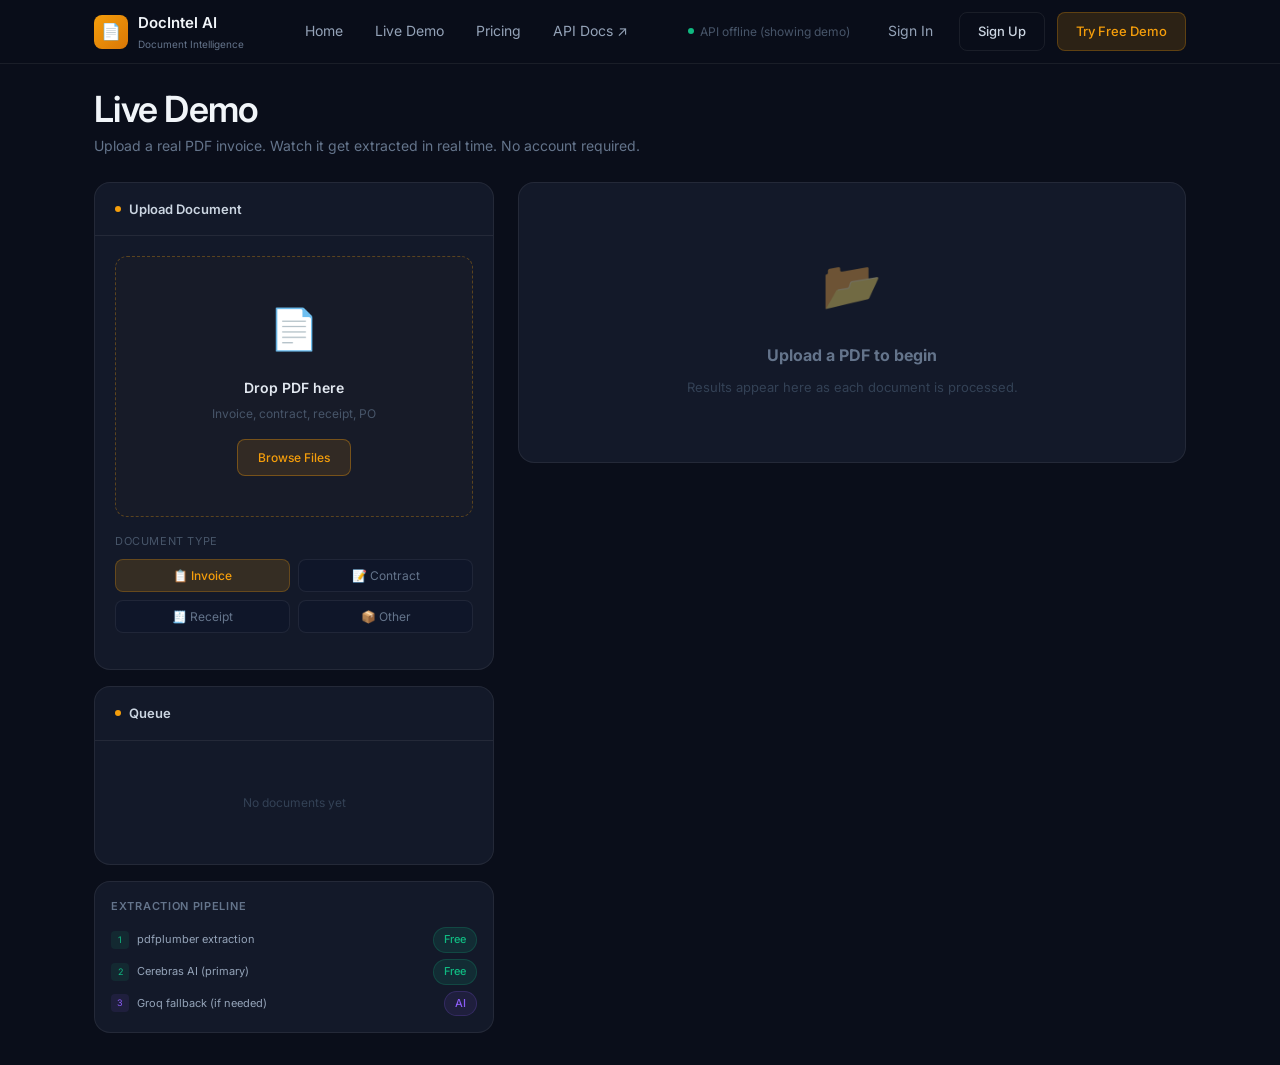
<file: demo.html>
<!DOCTYPE html>
<html lang="en">
<head>
<meta charset="UTF-8">
<meta name="viewport" content="width=device-width, initial-scale=1.0">
<title>Live Demo — DocIntel AI</title>
<meta name="description" content="Upload any PDF invoice and see AI-powered extraction in real time. No account required.">
<link rel="preconnect" href="https://fonts.googleapis.com">
<link rel="stylesheet" href="https://fonts.googleapis.com/css2?family=Inter:wght@400;500;600;700&family=JetBrains+Mono:wght@400;500&display=swap">
<link rel="stylesheet" href="css/main.css">
<style>
.demo-layout {
  display: grid;
  grid-template-columns: 400px 1fr;
  gap: 1.5rem;
  min-height: calc(100vh - var(--nav-h) - 4rem);
}
.panel { background: var(--navy-700); border: 1px solid var(--border); border-radius: var(--r-lg); }
.panel-header { padding: 1rem 1.25rem; border-bottom: 1px solid var(--border); display: flex; align-items: center; justify-content: space-between; }
.panel-title { font-size: 13px; font-weight: 600; color: var(--text-300); display: flex; align-items: center; gap: 8px; }
.panel-title-dot { width: 6px; height: 6px; border-radius: 50%; background: var(--gold-500); }
.panel-body { padding: 1.25rem; }
.upload-zone {
  border: 1.5px dashed rgba(245,158,11,0.3);
  border-radius: var(--r-md);
  padding: 2.5rem 1.5rem;
  text-align: center;
  cursor: pointer;
  transition: all 0.2s;
  background: rgba(245,158,11,0.02);
  position: relative;
}
.upload-zone:hover, .upload-zone.drag {
  border-color: rgba(245,158,11,0.7);
  background: rgba(245,158,11,0.06);
}
.upload-zone.drag { transform: scale(1.01); }
.upload-icon { font-size: 2.5rem; margin-bottom: 1rem; }
.upload-title { font-size: 14px; font-weight: 600; color: var(--text-200); margin-bottom: 4px; }
.upload-sub { font-size: 12px; color: var(--text-600); }
.upload-btn {
  display: inline-block; margin-top: 1rem;
  padding: 8px 20px;
  background: rgba(245,158,11,0.12);
  border: 1px solid rgba(245,158,11,0.35);
  border-radius: var(--r-sm);
  font-size: 12px; font-weight: 500; color: var(--gold-500);
  transition: all 0.15s;
}
.upload-btn:hover { background: rgba(245,158,11,0.22); }
.type-grid { display: grid; grid-template-columns: 1fr 1fr; gap: 0.5rem; margin-bottom: 1rem; }
.type-btn {
  padding: 8px 10px; border-radius: var(--r-sm);
  font-size: 12px; color: var(--text-500);
  border: 1px solid var(--border);
  background: var(--navy-800);
  transition: all 0.15s; cursor: pointer; text-align: center;
}
.type-btn.active {
  background: var(--gold-glow);
  border-color: var(--border-gold);
  color: var(--gold-500);
  font-weight: 500;
}
.queue-item {
  background: var(--navy-800);
  border: 1px solid var(--border);
  border-radius: var(--r-sm);
  padding: 0.75rem 1rem;
  margin-bottom: 0.5rem;
  cursor: pointer;
  transition: border-color 0.15s;
}
.queue-item:hover { border-color: rgba(255,255,255,0.12); }
.queue-item.selected { border-color: var(--gold-500); }
.queue-item-name { font-size: 12px; font-weight: 500; color: var(--text-200); margin-bottom: 4px; white-space: nowrap; overflow: hidden; text-overflow: ellipsis; }
.queue-item-meta { display: flex; align-items: center; justify-content: space-between; }
.queue-progress { height: 2px; background: var(--border); border-radius: 1px; margin: 6px 0; overflow: hidden; }
.queue-progress-fill { height: 100%; background: linear-gradient(90deg, var(--gold-500), var(--gold-300)); transition: width 0.5s ease; }
.status-chip { font-size: 10px; font-weight: 500; padding: 2px 8px; border-radius: 10px; }
.status-chip.queued { background: rgba(100,116,139,0.15); color: var(--text-600); }
.status-chip.processing { background: rgba(245,158,11,0.12); color: var(--gold-500); }
.status-chip.completed { background: var(--green-dim); color: var(--green-500); }
.status-chip.failed { background: rgba(239,68,68,0.1); color: var(--red-500); }
.results-area { display: flex; flex-direction: column; gap: 1rem; }
.empty {
  flex: 1; display: flex; flex-direction: column;
  align-items: center; justify-content: center;
  padding: 4rem 2rem; text-align: center;
  background: var(--navy-700); border: 1px solid var(--border);
  border-radius: var(--r-lg);
}
.empty-icon { font-size: 3rem; margin-bottom: 1.25rem; opacity: 0.4; }
.empty h3 { font-size: 16px; color: var(--text-500); margin-bottom: 0.5rem; }
.empty p { font-size: 13px; color: var(--text-700); }
.result-card { background: var(--navy-700); border: 1px solid var(--border); border-radius: var(--r-lg); overflow: hidden; }
.result-header { padding: 1.25rem 1.5rem; border-bottom: 1px solid var(--border); display: flex; align-items: center; justify-content: space-between; gap: 1rem; }
.result-file { display: flex; align-items: center; gap: 10px; }
.result-file-icon { width: 36px; height: 36px; background: rgba(245,158,11,0.1); border-radius: 8px; display: flex; align-items: center; justify-content: center; font-size: 18px; flex-shrink: 0; }
.result-file-name { font-size: 14px; font-weight: 600; color: var(--text-100); }
.result-file-meta { font-size: 11px; color: var(--text-500); margin-top: 1px; display: flex; gap: 8px; }
.result-badges { display: flex; align-items: center; gap: 8px; flex-shrink: 0; }
.conf-circle { width: 52px; height: 52px; border-radius: 50%; border: 2px solid var(--green-500); display: flex; flex-direction: column; align-items: center; justify-content: center; }
.conf-val { font-size: 14px; font-weight: 700; color: var(--green-500); line-height: 1; }
.conf-lbl { font-size: 8px; color: var(--text-600); text-transform: uppercase; }
.result-body { padding: 1.5rem; }
.fields-section { margin-bottom: 1.5rem; }
.fields-title { font-size: 11px; font-weight: 600; text-transform: uppercase; letter-spacing: 0.8px; color: var(--text-600); margin-bottom: 0.75rem; }
.fields-grid { display: grid; grid-template-columns: repeat(3, 1fr); gap: 0.75rem; }
.field-box-key { font-size: 10px; color: var(--text-600); text-transform: uppercase; letter-spacing: 0.5px; margin-bottom: 3px; }
.field-box-val { font-size: 12px; color: var(--text-200); background: var(--navy-800); padding: 5px 9px; border-radius: 6px; font-family: var(--font-mono); word-break: break-all; }
.field-box-val.amount { color: var(--green-500); font-weight: 600; }
.field-box-val.gstin { color: var(--gold-400); font-size: 11px; }
.field-box-val.empty-val { color: var(--text-700); font-style: italic; }
.amounts-row { display: grid; grid-template-columns: 1fr 1fr 1fr; gap: 0.75rem; margin-bottom: 1.5rem; }
.amount-box { background: var(--navy-800); border-radius: var(--r-sm); padding: 1rem; text-align: center; }
.amount-box-label { font-size: 10px; color: var(--text-600); text-transform: uppercase; letter-spacing: 0.5px; margin-bottom: 6px; }
.amount-box-val { font-size: 1.25rem; font-weight: 700; }
.line-items-table { border: 1px solid var(--border); border-radius: var(--r-sm); overflow: hidden; }
.line-items-head { display: grid; grid-template-columns: 1fr auto auto auto; gap: 1rem; padding: 8px 12px; background: var(--navy-800); font-size: 10px; font-weight: 600; text-transform: uppercase; letter-spacing: 0.5px; color: var(--text-600); }
.line-items-row { display: grid; grid-template-columns: 1fr auto auto auto; gap: 1rem; padding: 9px 12px; border-top: 1px solid var(--border); font-size: 12px; color: var(--text-300); }
.line-items-row:hover { background: rgba(255,255,255,0.02); }
.json-viewer { background: var(--navy-950); border-radius: var(--r-sm); padding: 1rem; font-family: var(--font-mono); font-size: 11px; color: var(--text-400); max-height: 200px; overflow-y: auto; white-space: pre-wrap; word-break: break-all; }
.json-key { color: #7DD3FC; }
.json-str { color: #86EFAC; }
.json-num { color: #FCD34D; }
.extracting { padding: 3rem; text-align: center; background: var(--navy-700); border: 1px solid var(--border); border-radius: var(--r-lg); }
.spinner { width: 40px; height: 40px; border: 2px solid var(--border); border-top-color: var(--gold-500); border-radius: 50%; animation: spin 0.8s linear infinite; margin: 0 auto 1rem; }
@keyframes spin { to{transform:rotate(360deg)} }
.extracting-steps { margin-top: 1.5rem; display: flex; flex-direction: column; gap: 8px; text-align: left; max-width: 300px; margin-left: auto; margin-right: auto; }
.extracting-step { font-size: 12px; display: flex; align-items: center; gap: 10px; color: var(--text-600); }
.extracting-step.done { color: var(--green-500); }
.extracting-step.active { color: var(--gold-500); }

/* ── Export bar ─────────────────────────────────────────────── */
.export-bar {
  display: flex; align-items: center; justify-content: space-between;
  flex-wrap: wrap; gap: 8px;
  padding: 0.75rem 1rem;
  background: var(--navy-800); border-top: 1px solid var(--border);
}
.export-btn {
  display: inline-flex; align-items: center; gap: 5px;
  font-size: 11px; font-weight: 500;
  padding: 5px 11px;
  border-radius: 6px; cursor: pointer;
  border: 1px solid var(--border);
  background: var(--navy-700); color: var(--text-400);
  transition: all 0.15s; white-space: nowrap;
}
.export-btn:hover { color: var(--text-200); border-color: rgba(255,255,255,0.18); }
.export-btn.csv:hover  { border-color: rgba(16,185,129,0.5); color: var(--green-500); }
.export-btn.excel:hover { border-color: rgba(59,130,246,0.5); color: #60a5fa; }
.export-btn.email-btn:hover { border-color: rgba(245,158,11,0.5); color: var(--gold-500); }
.email-row {
  display: none; align-items: center; gap: 6px;
  padding: 0.6rem 1rem; background: var(--navy-800);
  border-top: 1px solid var(--border);
}
.email-row.open { display: flex; }
.email-row input {
  flex: 1; max-width: 240px;
  padding: 5px 10px; font-size: 12px;
  border: 1px solid var(--border); border-radius: 6px;
  background: var(--navy-600); color: var(--text-200); outline: none;
}
.email-row input:focus { border-color: var(--gold-500); }
.email-send-btn {
  padding: 5px 14px; font-size: 12px; font-weight: 500;
  background: rgba(245,158,11,0.15);
  border: 1px solid rgba(245,158,11,0.4);
  border-radius: 6px; color: var(--gold-500); cursor: pointer;
}
.email-status { font-size: 11px; color: var(--text-500); }

/* ── Toast ──────────────────────────────────────────────────── */
.toast-container { position: fixed; bottom: 1.5rem; right: 1.5rem; z-index: 9999; display: flex; flex-direction: column; gap: 8px; }
.toast {
  padding: 10px 16px; border-radius: 8px; font-size: 13px; font-weight: 500;
  box-shadow: 0 4px 20px rgba(0,0,0,0.4);
  animation: slideIn 0.2s ease; pointer-events: none;
}
.toast.success { background: #064e3b; color: #6ee7b7; border: 1px solid #065f46; }
.toast.error   { background: #450a0a; color: #fca5a5; border: 1px solid #7f1d1d; }
@keyframes slideIn { from { opacity:0; transform:translateY(8px); } to { opacity:1; transform:translateY(0); } }
</style>
</head>
<body>

<div class="toast-container" id="toastContainer"></div>

<script src="js/api.js"></script>
<script src="js/nav.js"></script>
<script>if(typeof initNav==='function') initNav();</script>

<div class="container" style="padding-top:1.5rem;padding-bottom:2rem;">

  <div style="display:flex;align-items:center;justify-content:space-between;margin-bottom:1.5rem;">
    <div>
      <h1 class="h2">Live Demo</h1>
      <p style="font-size:14px;color:var(--text-500);margin-top:4px;">Upload a real PDF invoice. Watch it get extracted in real time. No account required.</p>
    </div>
  </div>

  <div class="demo-layout">

    <!-- LEFT PANEL -->
    <div style="display:flex;flex-direction:column;gap:1rem;">

      <div class="panel">
        <div class="panel-header">
          <div class="panel-title"><div class="panel-title-dot"></div> Upload Document</div>
        </div>
        <div class="panel-body">
          <input type="file" id="fileInput" accept=".pdf" multiple style="display:none;">
          <div class="upload-zone" id="uploadZone">
            <div class="upload-icon">📄</div>
            <div class="upload-title">Drop PDF here</div>
            <div class="upload-sub">Invoice, contract, receipt, PO</div>
            <div class="upload-btn" onclick="event.stopPropagation();document.getElementById('fileInput').click()">Browse Files</div>
          </div>
          <div style="margin-top:1rem;">
            <div style="font-size:11px;color:var(--text-600);margin-bottom:0.5rem;text-transform:uppercase;letter-spacing:0.6px;">Document Type</div>
            <div class="type-grid" id="typeGrid">
              <button class="type-btn active" data-type="invoice">📋 Invoice</button>
              <button class="type-btn" data-type="contract">📝 Contract</button>
              <button class="type-btn" data-type="receipt">🧾 Receipt</button>
              <button class="type-btn" data-type="other">📦 Other</button>
            </div>
          </div>
        </div>
      </div>

      <div class="panel" style="flex:1;">
        <div class="panel-header">
          <div class="panel-title"><div class="panel-title-dot"></div> Queue</div>
          <span class="badge badge-gold" id="queueCount" style="display:none;">0</span>
        </div>
        <div class="panel-body" id="queueList">
          <div style="text-align:center;padding:2rem 0;color:var(--text-700);font-size:12px;">No documents yet</div>
        </div>
      </div>

      <div class="panel">
        <div class="panel-body" style="padding:1rem;">
          <div style="font-size:11px;font-weight:600;color:var(--text-500);text-transform:uppercase;letter-spacing:0.7px;margin-bottom:0.75rem;">Extraction Pipeline</div>
          <div style="display:flex;flex-direction:column;gap:6px;">
            <div style="display:flex;align-items:center;gap:8px;font-size:11px;color:var(--text-400);">
              <span style="width:18px;height:18px;background:rgba(16,185,129,0.1);border-radius:4px;display:flex;align-items:center;justify-content:center;font-size:9px;color:var(--green-500);flex-shrink:0;">1</span>
              pdfplumber extraction
              <span class="badge badge-green" style="margin-left:auto;">Free</span>
            </div>
            <div style="display:flex;align-items:center;gap:8px;font-size:11px;color:var(--text-400);">
              <span style="width:18px;height:18px;background:rgba(16,185,129,0.1);border-radius:4px;display:flex;align-items:center;justify-content:center;font-size:9px;color:var(--green-500);flex-shrink:0;">2</span>
              Cerebras AI (primary)
              <span class="badge badge-green" style="margin-left:auto;">Free</span>
            </div>
            <div style="display:flex;align-items:center;gap:8px;font-size:11px;color:var(--text-400);">
              <span style="width:18px;height:18px;background:rgba(139,92,246,0.1);border-radius:4px;display:flex;align-items:center;justify-content:center;font-size:9px;color:var(--purple-500);flex-shrink:0;">3</span>
              Groq fallback (if needed)
              <span class="badge badge-purple" style="margin-left:auto;">AI</span>
            </div>
          </div>
        </div>
      </div>

    </div>

    <!-- RIGHT PANEL -->
    <div id="resultsArea">
      <div class="empty">
        <div class="empty-icon">📂</div>
        <h3>Upload a PDF to begin</h3>
        <p>Results appear here as each document is processed.<br>Typically takes 2–10 seconds per file.</p>
      </div>
    </div>

  </div>
</div>

<script>
let selectedType = 'invoice';
let docs = [];
let selectedDocId = null;
let isLoggedIn = false;

// Silently check auth state on page load
(async function() {
  try {
    const authRes = await fetch('https://doc-intelligence-api-tubh.onrender.com/auth/me', {
      credentials: 'include'
    });
    isLoggedIn = authRes.ok;
  } catch (e) {
    isLoggedIn = false;
  }
  // Re-render if there's a selected document to reveal/blur the results
  renderResults();
})();

// ── Toast ────────────────────────────────────────────────────────────────────
function showToast(msg, type) {
  const container = document.getElementById('toastContainer');
  const t = document.createElement('div');
  t.className = 'toast ' + (type || 'success');
  t.textContent = msg;
  container.appendChild(t);
  setTimeout(() => { t.remove(); }, 3500);
}

// ── Type selector ────────────────────────────────────────────────────────────
document.querySelectorAll('.type-btn').forEach(function(btn) {
  btn.addEventListener('click', function() {
    document.querySelectorAll('.type-btn').forEach(function(b) { b.classList.remove('active'); });
    btn.classList.add('active');
    selectedType = btn.dataset.type;
  });
});

// ── Drag and drop ────────────────────────────────────────────────────────────
var zone  = document.getElementById('uploadZone');
var input = document.getElementById('fileInput');

zone.addEventListener('dragover', function(e) { e.preventDefault(); zone.classList.add('drag'); });
zone.addEventListener('dragleave', function() { zone.classList.remove('drag'); });
zone.addEventListener('drop', function(e) {
  e.preventDefault();
  zone.classList.remove('drag');
  Array.from(e.dataTransfer.files)
    .filter(function(f) { return f.type === 'application/pdf'; })
    .forEach(uploadFile);
});
zone.addEventListener('click', function() { input.click(); });

input.addEventListener('change', function() {
  Array.from(input.files).forEach(uploadFile);
  input.value = '';
});

// ── Upload ───────────────────────────────────────────────────────────────────
function uploadFile(file) {
  var doc = {
    localId: Date.now() + Math.random(),
    name: file.name,
    size: file.size,
    type: selectedType,
    status: 'queued',
    progress: 0,
    data: null,
    docId: null,
    error: null,
  };

  docs.unshift(doc);
  selectedDocId = doc.localId;
  renderQueue();
  renderResults();

  // Try real API first (this helper uses credentials: include)
  (typeof DocAPI !== 'undefined' && DocAPI.uploadDocument
    ? DocAPI.uploadDocument(file, selectedType)
    : Promise.reject('no api')
  ).then(function(uploaded) {
    doc.docId = uploaded.document_id || uploaded.id;
    doc.status = 'processing';
    doc.progress = 25;
    renderQueue();

    return pollUntilDone(doc);

  }).catch(function(err) {
    var msg = (err && err.message) || '';
    var status = (err && err.status) || 0;

    if (err.name === 'AbortError') {
      // API took too long — show message, don't simulate
      doc.status = 'failed';
      doc.error = 'API is waking up. Please wait 30 seconds and try again.';
      renderQueue();
      renderResults();
      showToast(doc.error, 'error');
    } else if (status >= 400) {
      doc.status = 'failed';
      if (status === 401) {
        doc.error = 'Authentication required. Please sign up or log in to upload documents.';
      } else if (status === 429) {
        doc.error = msg || 'Daily upload limit reached. Sign up for a higher quota.';
      } else {
        doc.error = msg || 'Server error (' + status + ')';
      }
      renderQueue();
      renderResults();
      showToast(doc.error, 'error');
    } else {
      // Truly unreachable — simulate as fallback
      simulateExtraction(doc);
    }
  });
}

function pollUntilDone(doc) {
  if (typeof DocAPI !== 'undefined' && DocAPI.pollDocument) {
    return DocAPI.pollDocument(doc.docId, function(interim) {
      doc.status = interim.status;
      doc.progress = interim.status === 'processing' ? 60 : 90;
      renderQueue();
    }).then(function(result) {
      doc.status = result.status;
      doc.progress = 100;
      doc.data = result;
      if (result.status === 'failed') doc.error = result.error_message;
      renderQueue();
      renderResults();
      showToast(doc.name.substring(0,30) + ' — extraction complete', 'success');
    });
  }

  // Fallback polling via fetch with credentials
  return new Promise(function(resolve) {
    var attempts = 0;
    var timer = setInterval(function() {
      attempts++;
      doc.progress = Math.min(90, 25 + attempts * 10);
      renderQueue();

      fetch(API_BASE + '/documents/' + doc.docId, { credentials: 'include' })
        .then(function(r) { return r.json(); })
        .then(function(result) {
          if (result.status === 'completed' || result.status === 'needs_review' || result.status === 'failed' || attempts > 20) {
            clearInterval(timer);
            doc.status = result.status;
            doc.progress = 100;
            doc.data = result;
            if (result.status === 'failed') doc.error = result.error_message;
            renderQueue();
            renderResults();
            showToast(doc.name.substring(0,30) + ' — done', 'success');
            resolve();
          }
        }).catch(function() {
          if (attempts > 20) { clearInterval(timer); resolve(); }
        });
    }, 2000);
  });
}

// ── Simulate ─────────────────────────────────────────────────────────────────
function simulateExtraction(doc) {
  doc.status = 'processing'; doc.progress = 25; renderQueue(); renderResults();
  setTimeout(function() { doc.progress = 55; renderQueue(); renderResults(); }, 1200);
  setTimeout(function() { doc.progress = 85; renderQueue(); renderResults(); }, 2200);
  setTimeout(function() {
    doc.status = 'completed'; doc.progress = 100;
    doc.data = {
      status: 'completed',
      file_name: doc.name,
      page_count: 2,
      ai_confidence: 0.91,
      vendor_name: 'Sharma Freight Solutions Pvt Ltd',
      invoice_number: 'INV-2026-04892',
      invoice_date: '15 Apr 2026',
      due_date: '15 May 2026',
      currency: 'INR',
      vendor_gstin: '27AAPFU0939F1ZV',
      buyer_gstin: '27AABCU9603R1ZM',
      buyer_name: 'Tech Innovations Corp',
      subtotal: 167250,
      tax_amount: null,
      total_amount: 167250,
      fields: [
        { field_name: 'line_items_1', field_value: JSON.stringify({ description: 'Ocean Freight Mumbai → Rotterdam', quantity: 1, unit_price: 142500, amount: 142500 }) },
        { field_name: 'line_items_2', field_value: JSON.stringify({ description: 'Port Handling Charges', amount: 8250 }) },
        { field_name: 'line_items_3', field_value: JSON.stringify({ description: 'Custom Clearance Documentation', amount: 4500 }) },
        { field_name: 'line_items_4', field_value: JSON.stringify({ description: 'Inland Transport — Factory to Port', amount: 12000 }) },
      ],
      _simulated: true,
    };
    renderQueue();
    renderResults();
    showToast('Demo extraction complete (simulated)', 'success');
  }, 3200);
}

// ── Queue renderer ───────────────────────────────────────────────────────────
function renderQueue() {
  var el = document.getElementById('queueList');
  var badge = document.getElementById('queueCount');
  if (!docs.length) {
    el.innerHTML = '<div style="text-align:center;padding:2rem 0;color:var(--text-700);font-size:12px;">No documents yet</div>';
    badge.style.display = 'none';
    return;
  }
  badge.style.display = 'inline-flex';
  badge.textContent = docs.length;
  el.innerHTML = docs.map(function(d) {
    var label = { queued: 'Queued', processing: 'Extracting...', completed: 'Done', failed: 'Failed' }[d.status] || d.status;
    return '<div class="queue-item ' + (d.localId === selectedDocId ? 'selected' : '') + '" onclick="selectDoc(\'' + d.localId + '\')">'
      + '<div class="queue-item-name" title="' + d.name + '">' + d.name + '</div>'
      + '<div class="queue-progress"><div class="queue-progress-fill" style="width:' + d.progress + '%"></div></div>'
      + '<div class="queue-item-meta">'
      + '<span style="font-size:10px;color:var(--text-700);">' + (d.size/1024).toFixed(1) + ' KB · ' + d.type + '</span>'
      + '<span class="status-chip ' + d.status + '">' + label + '</span>'
      + '</div></div>';
  }).join('');
}

function selectDoc(localId) {
  selectedDocId = localId;
  renderQueue();
  renderResults();
}

// ── Results renderer ─────────────────────────────────────────────────────────
function renderResults() {
  var el = document.getElementById('resultsArea');
  var doc = docs.find(function(d) { return d.localId == selectedDocId; });

  if (!doc) {
    el.innerHTML = '<div class="empty"><div class="empty-icon">📂</div><h3>Upload a PDF to begin</h3><p>Results appear here as each document is processed.</p></div>';
    return;
  }
  if (doc.status === 'queued') {
    el.innerHTML = '<div class="extracting"><div class="spinner"></div><p style="color:var(--text-400);font-size:14px;">Queued for processing...</p></div>';
    return;
  }
  if (doc.status === 'processing') {
    el.innerHTML = '<div class="extracting">'
      + '<div class="spinner"></div>'
      + '<p style="color:var(--text-400);font-size:14px;margin-bottom:0.5rem;">Extracting document...</p>'
      + '<p style="font-size:12px;color:var(--text-600);">' + doc.name + '</p>'
      + '<div class="extracting-steps">'
      + '<div class="extracting-step done">✓ PDF parsed with pdfplumber</div>'
      + '<div class="extracting-step ' + (doc.progress >= 60 ? 'done' : 'active') + '">' + (doc.progress >= 60 ? '✓' : '⟳') + ' Cerebras AI extraction</div>'
      + '<div class="extracting-step ' + (doc.progress >= 85 ? 'active' : '') + '">' + (doc.progress >= 85 ? '⟳' : '◦') + ' Groq fallback if needed</div>'
      + '</div></div>';
    return;
  }
  if (doc.status === 'failed') {
    el.innerHTML = '<div class="extracting"><div style="font-size:2rem;margin-bottom:1rem;">❌</div>'
      + '<p style="color:var(--red-500);">Extraction failed</p>'
      + '<p style="font-size:12px;color:var(--text-600);margin-top:0.5rem;">' + (doc.error || 'Unknown error — try a different PDF') + '</p></div>';
    return;
  }

  var d = doc.data;
  var conf = Math.round((d.ai_confidence || 0.9) * 100);
  var confColor = conf >= 85 ? 'var(--green-500)' : conf >= 60 ? 'var(--gold-500)' : 'var(--red-500)';

  var lineItems = (d.fields || [])
    .filter(function(f) { return f.field_name.startsWith('line_items_'); })
    .map(function(f) { try { return JSON.parse(f.field_value); } catch(e) { return { description: f.field_value }; } })
    .filter(Boolean);

  function fmt(n) { return n ? Number(n).toLocaleString('en-IN', { maximumFractionDigits: 0 }) : '—'; }
  function fmtAmt(n) { return n ? '₹' + fmt(n) : '—'; }
  function fv(v) { return v || null; }

  var lineItemsHtml = '';
  if (lineItems.length) {
    lineItemsHtml = '<div class="fields-section">'
      + '<div class="fields-title">Line Items (' + lineItems.length + ')</div>'
      + '<div class="line-items-table">'
      + '<div class="line-items-head"><span>Description</span><span>Qty</span><span>Unit Price</span><span>Amount</span></div>'
      + lineItems.map(function(li) {
          return '<div class="line-items-row">'
            + '<span>' + (li.description || '—') + '</span>'
            + '<span style="text-align:right;">' + (li.quantity != null ? li.quantity : '—') + '</span>'
            + '<span style="text-align:right;color:var(--text-400);">' + (li.unit_price ? '₹' + fmt(li.unit_price) : '—') + '</span>'
            + '<span style="text-align:right;color:var(--green-500);font-weight:500;">' + (li.amount ? '₹' + fmt(li.amount) : '—') + '</span>'
            + '</div>';
        }).join('')
      + '</div></div>';
  }

  var isLive = !d._simulated;
  var exportId = doc.docId;

  var bodyStyle = '';
  var overlayHtml = '';

  el.innerHTML = '<div class="result-card" style="position: relative;">'

    // Header
    + '<div class="result-header">'
    + '<div class="result-file">'
    + '<div class="result-file-icon">📄</div>'
    + '<div>'
    + '<div class="result-file-name">' + (d.file_name || doc.name) + '</div>'
    + '<div class="result-file-meta">'
    + (d.page_count ? '<span>' + d.page_count + ' pages</span>' : '')
    + '<span>' + (d.document_type || doc.type) + '</span>'
    + (d._simulated ? '<span style="color:var(--gold-500);">⚡ Demo data</span>' : '<span style="color:var(--green-500);">✓ Live extraction</span>')
    + '</div></div></div>'
    + '<div class="result-badges">'
    + '<div class="conf-circle" style="border-color:' + confColor + ';">'
    + '<div class="conf-val" style="color:' + confColor + ';">' + conf + '%</div>'
    + '<div class="conf-lbl">conf.</div>'
    + '</div></div></div>'

    // Body container
    + '<div class="result-body-container" style="position: relative;">'
    + '<div class="result-body"' + bodyStyle + '>'

    // Key fields
    + '<div class="fields-section">'
    + '<div class="fields-title">Extracted Fields</div>'
    + '<div class="fields-grid">'
    + fieldBox('Vendor Name', fv(d.vendor_name))
    + fieldBox('Buyer Name', fv(d.buyer_name))
    + fieldBox('Invoice Number', fv(d.invoice_number))
    + fieldBox('Invoice Date', fv(d.invoice_date))
    + fieldBox('Due Date', fv(d.due_date))
    + fieldBox('Currency', fv(d.currency))
    + fieldBox('Vendor GSTIN', fv(d.vendor_gstin), 'gstin')
    + fieldBox('Buyer GSTIN', fv(d.buyer_gstin), 'gstin')
    + fieldBox('Bank IFSC', fv(d.bank_ifsc))
    + '</div></div>'

    // Amounts
    + '<div class="amounts-row">'
    + '<div class="amount-box"><div class="amount-box-label">Subtotal</div><div class="amount-box-val" style="color:var(--text-300);">' + fmtAmt(d.subtotal) + '</div></div>'
    + '<div class="amount-box"><div class="amount-box-label">GST / Tax</div><div class="amount-box-val" style="color:var(--gold-500);">' + (d.tax_amount ? fmtAmt(d.tax_amount) : 'None') + '</div></div>'
    + '<div class="amount-box" style="border:1px solid rgba(16,185,129,0.2);background:rgba(16,185,129,0.05);"><div class="amount-box-label">Grand Total</div><div class="amount-box-val" style="color:var(--green-500);">' + fmtAmt(d.total_amount) + '</div></div>'
    + '</div>'

    // Line items
    + lineItemsHtml

    // JSON viewer
    + '<details style="margin-top:0.75rem;">'
    + '<summary style="font-size:12px;color:var(--text-500);cursor:pointer;user-select:none;padding:4px 0;">View raw JSON response</summary>'
    + '<div class="json-viewer" style="margin-top:0.75rem;">' + formatJson(d) + '</div>'
    + '</details>'
    + '</div>' // closes result-body

    + overlayHtml
    + '</div>' // closes result-body-container

    // Export bar
    + '<div class="export-bar">'
      + '<div style="display:flex;gap:6px;flex-wrap:wrap;">'
      + '<span class="badge badge-green">✓ pdfplumber</span>'
      + '<span class="badge badge-green">✓ Cerebras AI</span>'
      + (conf < 95 ? '<span class="badge badge-purple">+ Groq fallback</span>' : '<span class="badge badge-gold">High confidence</span>')
      + '</div>'
      + '<div style="display:flex;align-items:center;gap:6px;flex-wrap:wrap;">'
      + '<button class="export-btn" onclick="copyJson()">📋 Copy JSON</button>'
      + (isLive
          ? '<button class="export-btn csv"    onclick="downloadCSV('   + exportId + ')">📊 CSV</button>'
          + '<button class="export-btn excel"  onclick="downloadExcel(' + exportId + ')">📗 Excel</button>'
          + '<button class="export-btn email-btn" onclick="toggleEmail()">✉️ Email</button>'
          : '<span style="font-size:11px;color:var(--text-600);">Upload a real PDF to enable CSV / Excel / Email</span>')
      + '</div>'
      + '</div>'

      // Email row (hidden until toggled)
      + '<div class="email-row" id="emailBar">'
      + '<input type="email" id="emailInput" placeholder="recipient@company.com" />'
      + '<button class="email-send-btn" onclick="sendEmail(' + exportId + ')">Send Excel</button>'
      + '<span class="email-status" id="emailStatus"></span>'
      + '</div>'

    + '</div>';   // closes result-card

  window._currentJson = d;
}

function fieldBox(label, value, extraClass) {
  var cls = 'field-box-val' + (extraClass ? ' ' + extraClass : '') + (!value ? ' empty-val' : '');
  return '<div class="field-box">'
    + '<div class="field-box-key">' + label + '</div>'
    + '<div class="' + cls + '">' + (value || 'not found') + '</div>'
    + '</div>';
}

// ── Export functions ─────────────────────────────────────────────────────────
function downloadFile(url, filename) {
  showToast('Preparing download...', 'success');
  
  fetch(url, { credentials: 'include' })
    .then(function(r) {
      if (r.status === 401) {
        showToast('Please log in to download this document.', 'error');
        throw new Error('Unauthorized');
      }
      if (!r.ok) throw new Error('Server returned ' + r.status);
      return r.blob();
    })
    .then(function(blob) {
      var objectUrl = URL.createObjectURL(blob);
      var a = document.createElement('a');
      a.href = objectUrl;
      a.download = filename;
      document.body.appendChild(a);
      a.click();
      document.body.removeChild(a);
      setTimeout(function() { URL.revokeObjectURL(objectUrl); }, 5000);
      showToast(filename + ' downloaded', 'success');
    })
    .catch(function(err) {
      if (err.message !== 'Unauthorized') {
        showToast('Download failed — ' + err.message, 'error');
      }
    });
}

function downloadCSV(id) {
  downloadFile(API_BASE + '/documents/' + id + '/export/csv', 'invoice_' + id + '.csv');
}

function downloadExcel(id) {
  downloadFile(API_BASE + '/documents/' + id + '/export/excel', 'invoice_' + id + '.xlsx');
}

function toggleEmail() {
  var bar = document.getElementById('emailBar');
  if (bar) bar.classList.toggle('open');
}

function sendEmail(id) {
  var to = (document.getElementById('emailInput') || {}).value || '';
  to = to.trim();
  var status = document.getElementById('emailStatus');
  if (!to || !to.includes('@')) { showToast('Enter a valid email address', 'error'); return; }
  if (status) status.textContent = 'Sending...';

  fetch(API_BASE + '/documents/' + id + '/export/email?to=' + encodeURIComponent(to), {
    credentials: 'include'
  })
    .then(function(r) { 
      if (r.status === 401) {
        showToast('Please log in to export this document.', 'error');
        if (status) status.textContent = '✗ Unauthorized';
        throw new Error('Unauthorized');
      }
      return r.json(); 
    })
    .then(function(data) {
      if (data.success) {
        showToast('Email sent to ' + to, 'success');
        if (status) status.textContent = '✓ Sent to ' + to;
        var bar = document.getElementById('emailBar');
        if (bar) bar.classList.remove('open');
      } else {
        showToast(data.detail || 'Email failed', 'error');
        if (status) status.textContent = '✗ Failed';
      }
    })
    .catch(function(err) { 
      if (err.message !== 'Unauthorized') {
        showToast('Network error', 'error'); 
        if (status) status.textContent = '✗ Error';
      }
    });
}

// ── JSON helpers ─────────────────────────────────────────────────────────────
function formatJson(obj) {
  var str = JSON.stringify(obj, null, 2);
  return str
    .replace(/&/g,'&amp;').replace(/</g,'&lt;').replace(/>/g,'&gt;')
    .replace(/"([^"]+)":/g, '<span class="json-key">"$1"</span>:')
    .replace(/: "([^"]*)"(,?\n)/g, ': <span class="json-str">"$1"</span>$2')
    .replace(/: (\d+\.?\d*)(,?\n)/g, ': <span class="json-num">$1</span>$2');
}

// ── Copy JSON ──
function copyJson() {
  if (!window._currentJson) return;
  navigator.clipboard.writeText(JSON.stringify(window._currentJson, null, 2))
    .then(function() { showToast('JSON copied to clipboard', 'success'); })
    .catch(function() { showToast('Copy failed — use Ctrl+C', 'error'); });
}

// ── API status check ─────────────────────────────────────────────────────────
fetch('https://doc-intelligence-api-tubh.onrender.com/health', { credentials: 'include' })
  .then(function(r) {
    var dot  = document.querySelector('.js-status-dot');
    var span = document.querySelector('.js-api-status');
    if (r.ok) {
      if (dot)  dot.style.background  = 'var(--green-500)';
      if (span) span.textContent = 'API Live';
    } else {
      if (span) span.textContent = 'API error';
    }
  })
  .catch(function() {
    var span = document.querySelector('.js-api-status');
    if (span) span.textContent = 'API offline (showing demo)';
  });

setTimeout(function() {
  const statusEl = document.querySelector('.js-api-status');
  if (statusEl && (statusEl.textContent === 'Checking API...' || statusEl.textContent === 'Connecting...')) {
    statusEl.textContent = 'API warming up (30s)...';
  }
}, 5000);
</script>
</body>
</html>
</file>
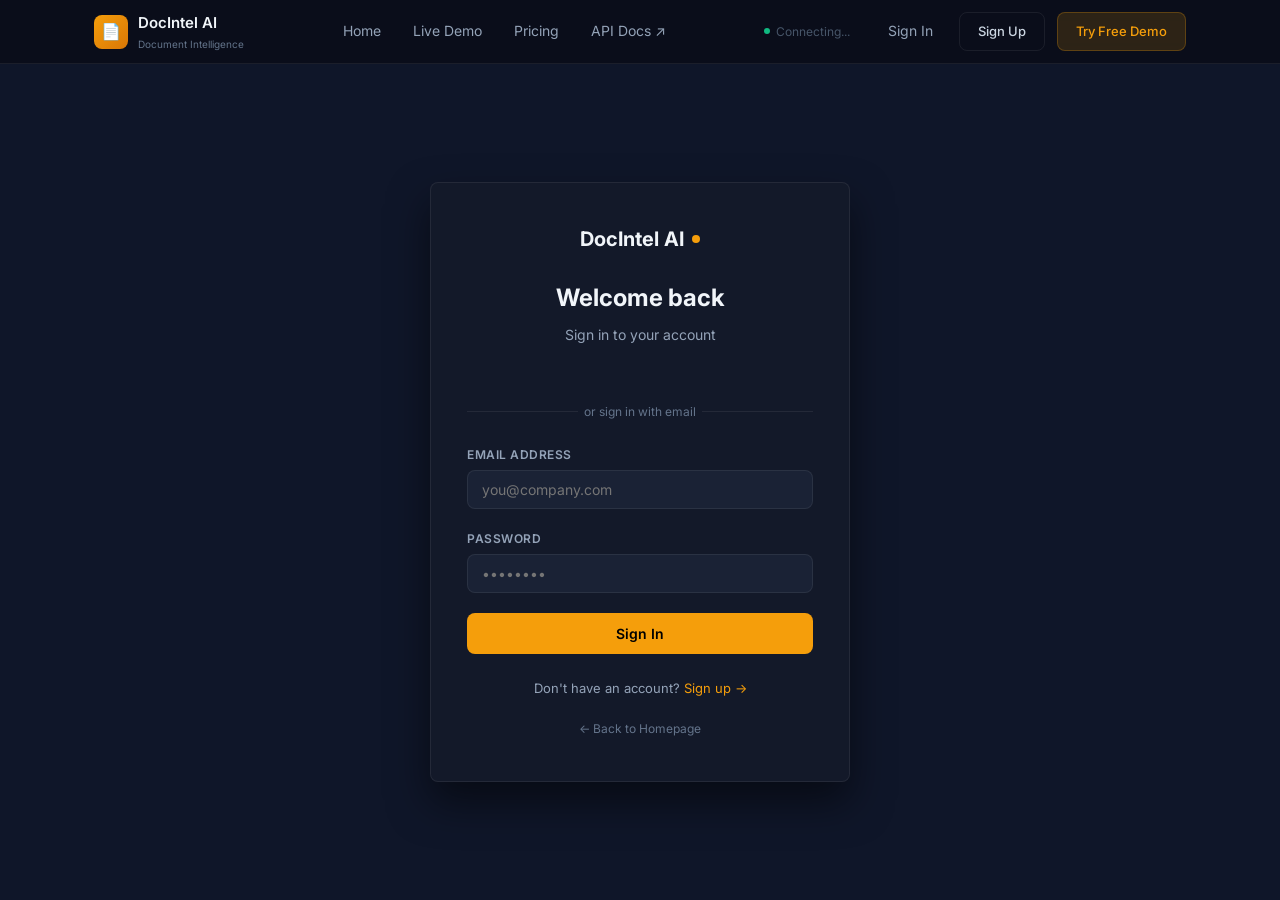
<file: login.html>
<!DOCTYPE html>
<html lang="en">
<head>
  <meta charset="UTF-8">
  <meta name="viewport" content="width=device-width, initial-scale=1.0">
  <title>Sign In — DocIntel AI</title>
  <meta name="description" content="Sign in to your DocIntel AI account to access your document dashboard.">
  <link rel="preconnect" href="https://fonts.googleapis.com">
  <link rel="stylesheet" href="https://fonts.googleapis.com/css2?family=Inter:wght@400;500;600;700&display=swap">
  <link rel="stylesheet" href="css/main.css">
  <script src="https://accounts.google.com/gsi/client" async></script>
  <style>
    body {
      min-height: 100vh;
      display: flex;
      flex-direction: column;
      background: var(--navy-800);
      font-family: 'Inter', sans-serif;
      margin: 0;
    }

    .auth-wrapper {
      flex: 1;
      display: flex;
      align-items: center;
      justify-content: center;
      padding: 2rem 1.5rem;
    }

    .auth-card {
      width: 100%;
      max-width: 420px;
      background: var(--navy-700);
      border: 1px solid var(--border);
      border-radius: 8px;
      padding: 2.5rem 2.25rem;
      box-shadow: 0 20px 40px rgba(0,0,0,0.5);
      box-sizing: border-box;
    }

    .auth-logo {
      display: flex;
      align-items: center;
      justify-content: center;
      gap: 8px;
      margin-bottom: 1.5rem;
      text-decoration: none;
      font-size: 20px;
      font-weight: 700;
      color: var(--text-100);
    }
    .auth-logo-dot {
      width: 8px;
      height: 8px;
      background: var(--gold-500);
      border-radius: 50%;
    }

    .auth-heading {
      text-align: center;
      margin-bottom: 2rem;
    }
    .auth-heading h1 {
      font-size: 24px;
      font-weight: 700;
      color: var(--text-100);
      margin: 0 0 6px 0;
    }
    .auth-heading p {
      font-size: 14px;
      color: var(--text-400);
      margin: 0;
    }

    /* Google button centering */
    .g-btn-wrapper {
      display: flex;
      justify-content: center;
      margin-bottom: 1.5rem;
      width: 100%;
    }

    .auth-divider {
      display: flex;
      align-items: center;
      text-align: center;
      color: var(--text-500);
      font-size: 12px;
      margin: 1.5rem 0;
    }
    .auth-divider::before, .auth-divider::after {
      content: '';
      flex: 1;
      border-bottom: 1px solid var(--border);
    }
    .auth-divider:not(:empty)::before {
      margin-right: .5em;
    }
    .auth-divider:not(:empty)::after {
      margin-left: .5em;
    }

    .form-group {
      margin-bottom: 1.25rem;
    }
    .form-label {
      display: block;
      font-size: 12px;
      font-weight: 600;
      text-transform: uppercase;
      letter-spacing: 0.5px;
      color: var(--text-400);
      margin-bottom: 6px;
    }
    .form-input {
      width: 100%;
      background: var(--navy-600);
      border: 1px solid var(--border);
      border-radius: 8px;
      padding: 10px 14px;
      font-size: 14px;
      color: var(--text-200);
      box-sizing: border-box;
      outline: none;
      font-family: inherit;
      transition: border-color 0.15s;
    }
    .form-input:focus {
      border-color: var(--gold-500);
    }

    .error-box {
      display: none;
      color: #ef4444;
      background: rgba(239,68,68,0.1);
      border: 1px solid rgba(239,68,68,0.3);
      border-radius: 8px;
      padding: 10px 14px;
      font-size: 13px;
      margin-bottom: 1.25rem;
      line-height: 1.5;
    }
    .error-box.show {
      display: block;
    }
    .error-box.info {
      color: var(--gold-500);
      background: rgba(245,158,11,0.1);
      border-color: rgba(245,158,11,0.3);
    }

    .submit-btn {
      width: 100%;
      background: var(--gold-500);
      color: #000;
      font-weight: 600;
      border: none;
      border-radius: 8px;
      padding: 12px;
      font-size: 14px;
      cursor: pointer;
      font-family: inherit;
      transition: opacity 0.15s;
    }
    .submit-btn:hover {
      opacity: 0.9;
    }
    .submit-btn:disabled {
      opacity: 0.6;
      cursor: not-allowed;
    }

    .auth-footer {
      text-align: center;
      margin-top: 1.5rem;
      font-size: 13px;
      color: var(--text-400);
    }
    .auth-footer a {
      color: var(--gold-500);
      text-decoration: none;
    }
    .auth-footer a:hover {
      text-decoration: underline;
    }

    .auth-back {
      text-align: center;
      margin-top: 1rem;
    }
    .auth-back a {
      font-size: 12px;
      color: var(--text-500);
      text-decoration: none;
    }
    .auth-back a:hover {
      color: var(--text-300);
    }
  </style>
</head>
<body>

<div class="auth-wrapper">
  <div class="auth-card">

    <a href="/" class="auth-logo">
      DocIntel AI <span class="auth-logo-dot"></span>
    </a>

    <div class="auth-heading">
      <h1>Welcome back</h1>
      <p>Sign in to your account</p>
    </div>

    <div class="error-box" id="errorBox"></div>

    <!-- OPTION 1 — Google Sign In -->
    <div class="g-btn-wrapper">
      <div id="g_id_onload"
           data-client_id="489890481512-jf8j5mkh5hnme5t8jl4ddvl9jupv9qql.apps.googleusercontent.com"
           data-callback="handleGoogleLogin"
           data-auto_prompt="false">
      </div>
      <div class="g_id_signin"
           data-type="standard"
           data-size="large"
           data-theme="filled_black"
           data-text="sign_in_with"
           data-shape="rectangular"
           data-logo_alignment="left"
           data-width="372">
      </div>
    </div>

    <div class="auth-divider">or sign in with email</div>

    <!-- OPTION 2 — Email/Password Form -->
    <form id="loginForm" novalidate>
      <div class="form-group">
        <label class="form-label" for="email">Email address</label>
        <input class="form-input" type="email" id="email" required placeholder="you@company.com" autocomplete="email">
      </div>

      <div class="form-group">
        <label class="form-label" for="password">Password</label>
        <input class="form-input" type="password" id="password" required placeholder="••••••••" autocomplete="current-password">
      </div>

      <button class="submit-btn" type="submit" id="submitBtn">Sign In</button>
    </form>

    <div class="auth-footer">
      Don't have an account? <a href="/signup">Sign up →</a>
    </div>

    <div class="auth-back">
      <a href="/">← Back to Homepage</a>
    </div>

  </div>
</div>

<script src="js/api.js"></script>
<script src="js/nav.js"></script>
<script>
  if (typeof initNav === 'function') initNav();

  const loginForm = document.getElementById('loginForm');
  const submitBtn = document.getElementById('submitBtn');
  const errorBox  = document.getElementById('errorBox');

  function showError(msg) {
    errorBox.textContent = msg;
    errorBox.className = 'error-box show';
  }

  function showLoading(msg) {
    errorBox.textContent = msg;
    errorBox.className = 'error-box show info';
  }

  function clearError() {
    errorBox.className = 'error-box';
    errorBox.textContent = '';
  }

  // Google Login Callback Handler
  async function handleGoogleLogin(googleResponse) {
    clearError();
    showLoading('Signing in with Google...');
    try {
      const res = await fetch('https://doc-intelligence-api-tubh.onrender.com/auth/google', {
        method: 'POST',
        credentials: 'include',
        headers: { 'Content-Type': 'application/json' },
        body: JSON.stringify({ credential: googleResponse.credential })
      });
      if (res.ok) {
        window.location.href = '/dashboard';
      } else {
        const err = await res.json().catch(() => ({}));
        showError(err.detail || 'Google login failed');
      }
    } catch (err) {
      showError('Network error during Google sign-in. Please try again.');
    }
  }

  // Email/Password Submit Handler
  loginForm.addEventListener('submit', async function (e) {
    e.preventDefault();
    clearError();

    const email = document.getElementById('email').value.trim();
    const password = document.getElementById('password').value;

    if (!email || !password) {
      showError('Please enter both email and password.');
      return;
    }

    submitBtn.disabled = true;
    submitBtn.textContent = 'Signing in...';

    try {
      const res = await fetch('https://doc-intelligence-api-tubh.onrender.com/auth/login', {
        method: 'POST',
        credentials: 'include',
        headers: { 'Content-Type': 'application/json' },
        body: JSON.stringify({ email, password })
      });

      if (res.ok) {
        window.location.href = '/dashboard';
      } else {
        const err = await res.json().catch(() => ({}));
        showError(err.detail || 'Login failed. Please try again.');
        submitBtn.disabled = false;
        submitBtn.textContent = 'Sign In';
      }
    } catch (err) {
      showError('Network error. Please try again.');
      submitBtn.disabled = false;
      submitBtn.textContent = 'Sign In';
    }
  });
</script>

</body>
</html>
</file>
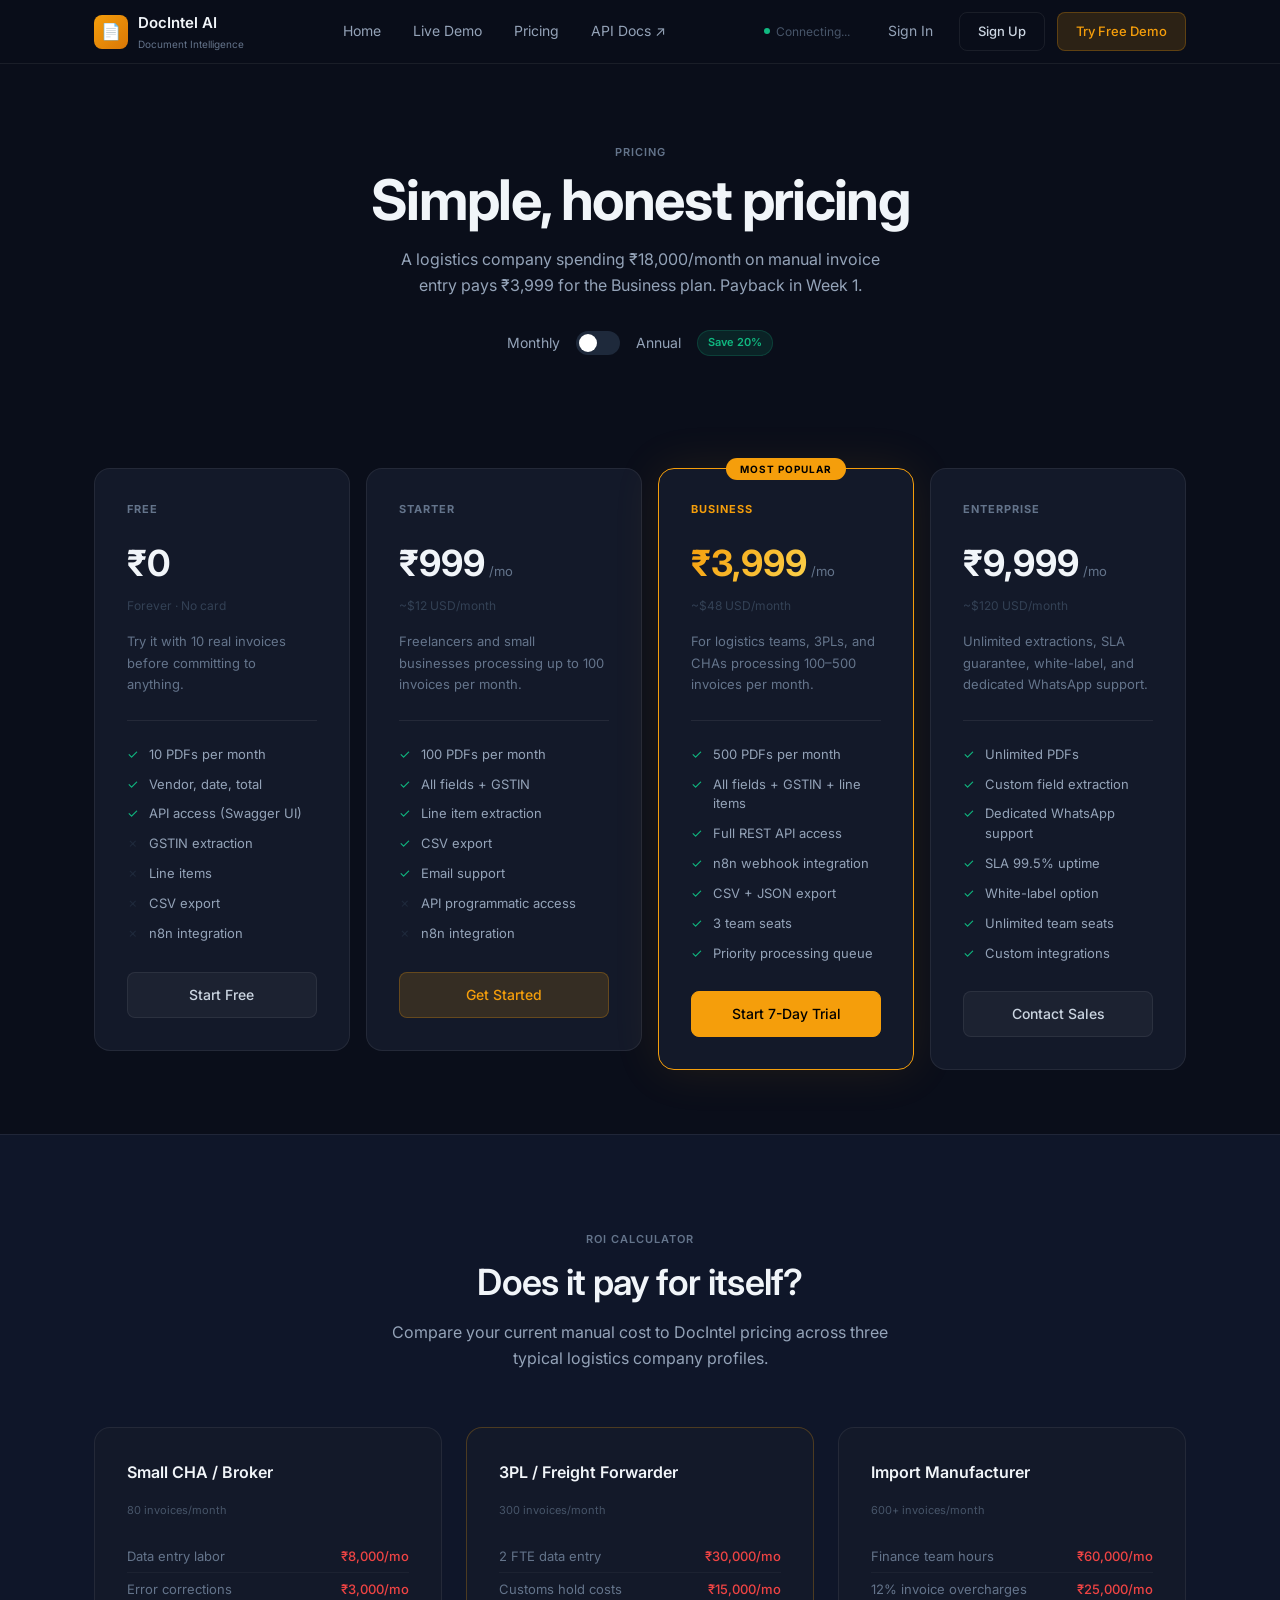
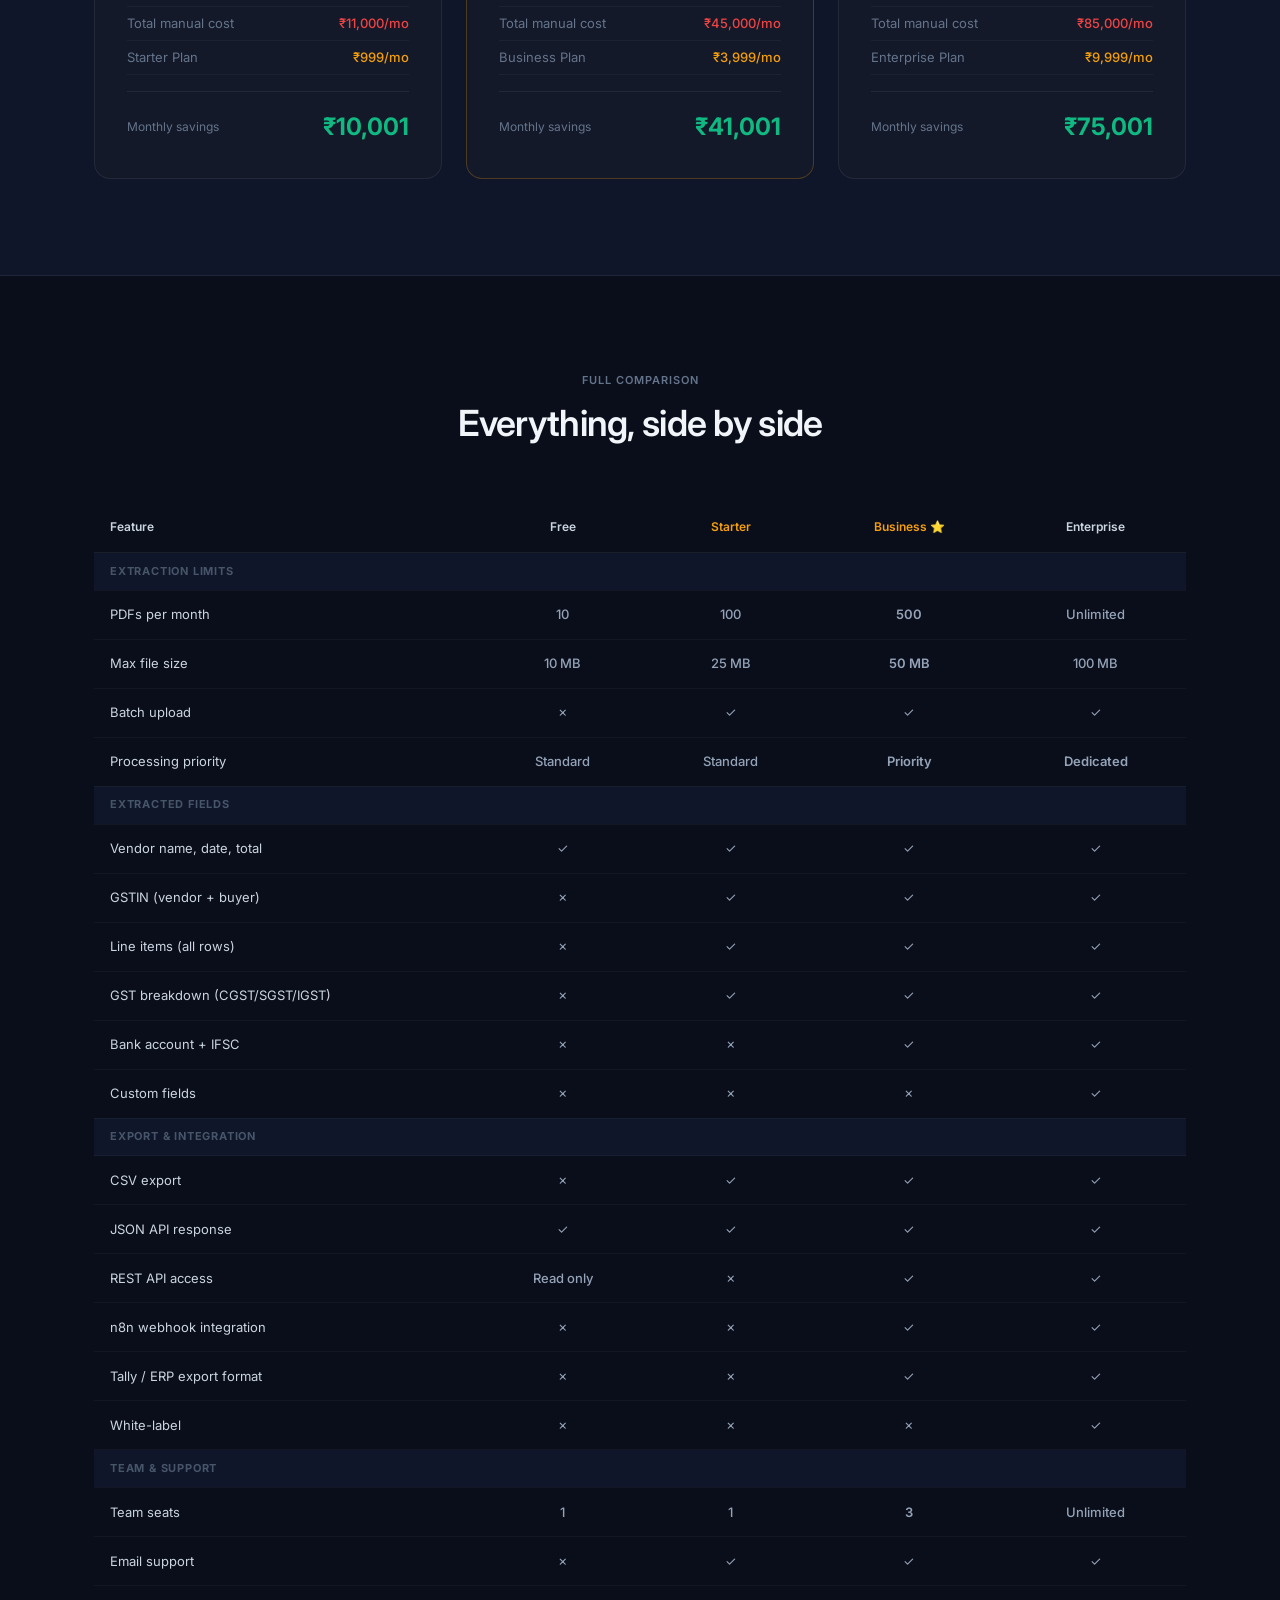
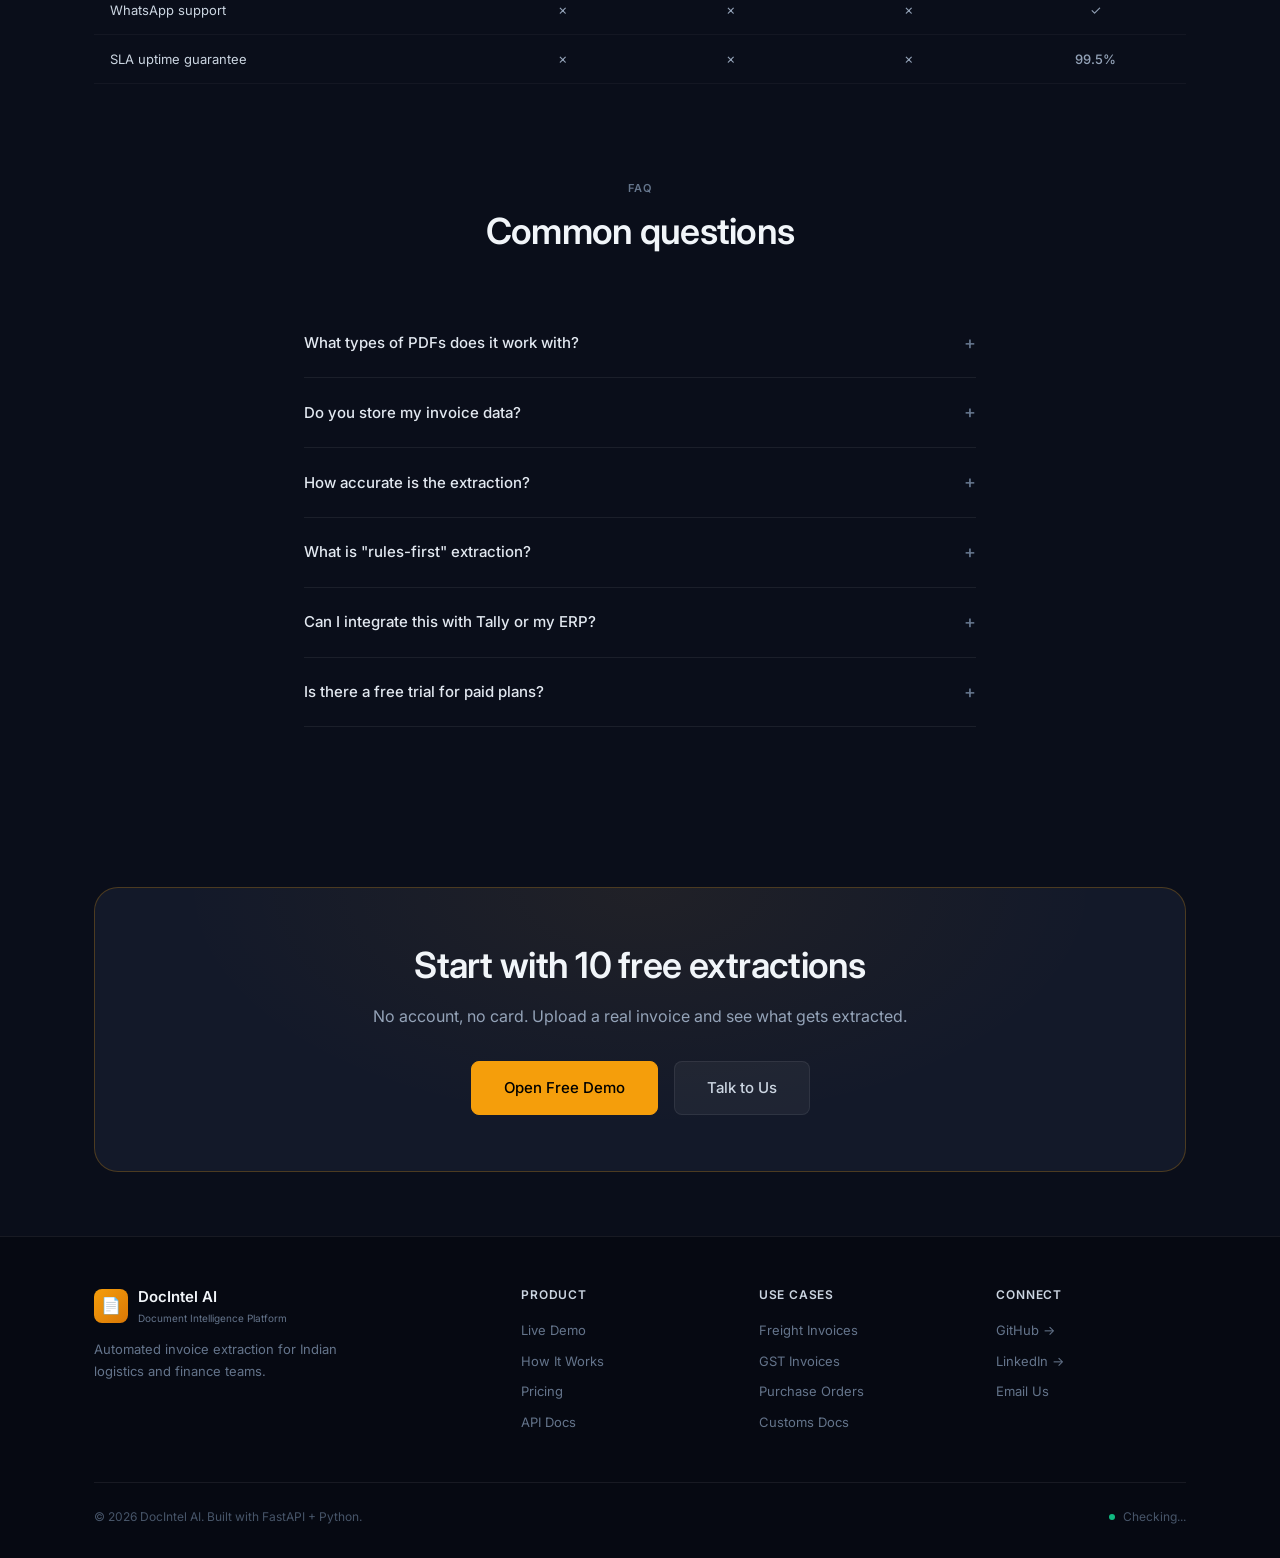
<file: pricing.html>
<!DOCTYPE html>
<html lang="en">
<head>
  <meta charset="UTF-8">
  <meta name="viewport" content="width=device-width, initial-scale=1.0">
  <title>Pricing — DocIntel AI</title>
  <link rel="preconnect" href="https://fonts.googleapis.com">
  <link rel="stylesheet" href="https://fonts.googleapis.com/css2?family=Inter:wght@400;500;600;700&display=swap">
  <link rel="stylesheet" href="css/main.css">
  <style>
    .pricing-hero { padding: 5rem 0 3rem; text-align: center; }
    .toggle-row { display: flex; align-items: center; justify-content: center; gap: 1rem; margin-top: 2rem; }
    .toggle-label { font-size: 14px; color: var(--text-400); }
    .toggle { position: relative; width: 44px; height: 24px; }
    .toggle input { opacity: 0; width: 0; height: 0; }
    .slider { position: absolute; inset: 0; background: var(--navy-500); border-radius: 24px; cursor: pointer; transition: 0.2s; }
    .slider::before { content: ''; position: absolute; width: 18px; height: 18px; left: 3px; top: 3px; background: white; border-radius: 50%; transition: 0.2s; }
    input:checked + .slider { background: var(--gold-500); }
    input:checked + .slider::before { transform: translateX(20px); }
    .save-badge { background: var(--green-dim); color: var(--green-500); border: 1px solid rgba(16,185,129,0.2); padding: 3px 10px; border-radius: 20px; font-size: 11px; font-weight: 600; }

    .pricing-cards { display: grid; grid-template-columns: 1fr 1.08fr 1fr 1fr; gap: 1rem; align-items: start; }
    .pc { background: var(--navy-700); border: 1px solid var(--border); border-radius: var(--r-lg); padding: 2rem; position: relative; }
    .pc.hot { border-color: var(--gold-500); box-shadow: 0 0 48px rgba(245,158,11,0.1); }
    .pc-badge { position: absolute; top: -11px; left: 50%; transform: translateX(-50%); background: var(--gold-500); color: #000; font-size: 10px; font-weight: 700; letter-spacing: 1px; text-transform: uppercase; padding: 3px 14px; border-radius: 20px; white-space: nowrap; }
    .pc-tier { font-size: 11px; font-weight: 700; text-transform: uppercase; letter-spacing: 1px; color: var(--text-500); margin-bottom: 1rem; }
    .pc-price { margin-bottom: 0.25rem; }
    .pc-amt { font-size: 2.25rem; font-weight: 700; color: var(--text-100); }
    .pc-period { font-size: 13px; color: var(--text-500); }
    .pc-usd { font-size: 12px; color: var(--text-700); margin-bottom: 1rem; }
    .pc-desc { font-size: 13px; color: var(--text-500); line-height: 1.65; margin-bottom: 1.5rem; padding-bottom: 1.5rem; border-bottom: 1px solid var(--border); }
    .pc-feat { display: flex; align-items: flex-start; gap: 10px; font-size: 13px; color: var(--text-400); margin-bottom: 0.65rem; line-height: 1.5; }
    .pc-feat .y { color: var(--green-500); flex-shrink: 0; }
    .pc-feat .n { color: var(--text-800); flex-shrink: 0; }
    .pc-btn { display: block; text-align: center; padding: 11px; border-radius: var(--r-sm); font-size: 14px; font-weight: 500; margin-top: 1.75rem; transition: all 0.15s; }
    .pc-btn-primary { background: var(--gold-500); color: #000; border: 1px solid var(--gold-500); }
    .pc-btn-primary:hover { background: var(--gold-400); box-shadow: 0 0 24px rgba(245,158,11,0.25); }
    .pc-btn-outline { background: rgba(255,255,255,0.04); color: var(--text-300); border: 1px solid var(--border); }
    .pc-btn-outline:hover { background: rgba(255,255,255,0.07); }
    .pc-btn-gold { background: var(--gold-glow); color: var(--gold-500); border: 1px solid var(--border-gold); }
    .pc-btn-gold:hover { background: rgba(245,158,11,0.2); }

    .compare-table { width: 100%; border-collapse: collapse; margin-top: 2rem; }
    .compare-table th { padding: 1rem; text-align: center; font-size: 12px; font-weight: 600; color: var(--text-300); border-bottom: 1px solid var(--border); }
    .compare-table th:first-child { text-align: left; width: 35%; }
    .compare-table td { padding: 0.85rem 1rem; border-bottom: 1px solid rgba(255,255,255,0.04); font-size: 13px; color: var(--text-400); text-align: center; vertical-align: middle; }
    .compare-table td:first-child { text-align: left; color: var(--text-300); }
    .compare-table tr:hover td { background: rgba(255,255,255,0.02); }
    .compare-table tr.section-row td { background: var(--navy-800); color: var(--text-600); font-size: 11px; font-weight: 700; text-transform: uppercase; letter-spacing: 0.8px; padding: 0.6rem 1rem; }
    .y { color: var(--green-500); }
    .n { color: var(--text-700); }
    .val { color: var(--text-300); font-weight: 500; }
    .val-gold { color: var(--gold-500); font-weight: 600; }

    .faq-item { border-bottom: 1px solid var(--border); }
    .faq-q { padding: 1.25rem 0; display: flex; justify-content: space-between; align-items: center; cursor: pointer; font-size: 15px; color: var(--text-200); font-weight: 500; user-select: none; }
    .faq-q:hover { color: var(--text-100); }
    .faq-icon { font-size: 18px; color: var(--text-500); transition: transform 0.2s; flex-shrink: 0; }
    .faq-a { padding-bottom: 1.25rem; font-size: 14px; color: var(--text-500); line-height: 1.7; display: none; }
    .faq-item.open .faq-a { display: block; }
    .faq-item.open .faq-icon { transform: rotate(45deg); color: var(--gold-500); }

    .roi-grid { display: grid; grid-template-columns: repeat(3, 1fr); gap: 1.5rem; }
    .roi-card { background: var(--navy-700); border: 1px solid var(--border); border-radius: var(--r-lg); padding: 2rem; }
    .roi-card h4 { margin-bottom: 1rem; }
    .roi-row { display: flex; justify-content: space-between; font-size: 13px; padding: 6px 0; border-bottom: 1px solid rgba(255,255,255,0.04); }
    .roi-row:last-child { border: none; }
    .roi-label { color: var(--text-500); }
    .roi-val { font-weight: 500; }
    .roi-val.cost { color: var(--red-500); }
    .roi-val.save { color: var(--green-500); }
    .roi-val.plan { color: var(--gold-500); }
    .roi-total { margin-top: 1rem; padding-top: 1rem; border-top: 1px solid var(--border); display: flex; justify-content: space-between; align-items: center; }
    .roi-total-label { font-size: 12px; color: var(--text-500); }
    .roi-total-val { font-size: 1.5rem; font-weight: 700; color: var(--green-500); }
  </style>
</head>
<body>

<script src="js/api.js"></script>
<script src="js/nav.js"></script>
<script>initNav();</script>

<!-- Hero -->
<div class="pricing-hero">
  <div class="container">
    <div class="label mb-1">Pricing</div>
    <h1 class="h1">Simple, honest pricing</h1>
    <p style="color:var(--text-400);margin-top:1rem;font-size:16px;max-width:520px;margin-left:auto;margin-right:auto;">A logistics company spending ₹18,000/month on manual invoice entry pays ₹3,999 for the Business plan. Payback in Week 1.</p>
    <div class="toggle-row">
      <span class="toggle-label">Monthly</span>
      <label class="toggle"><input type="checkbox" id="annualToggle" onchange="toggleAnnual(this.checked)"><span class="slider"></span></label>
      <span class="toggle-label">Annual</span>
      <span class="save-badge">Save 20%</span>
    </div>
  </div>
</div>

<!-- Pricing cards -->
<section class="section-sm">
  <div class="container">
    <div class="pricing-cards">

      <div class="pc">
        <div class="pc-tier">Free</div>
        <div class="pc-price"><span class="pc-amt">₹0</span></div>
        <div class="pc-usd">Forever · No card</div>
        <div class="pc-desc">Try it with 10 real invoices before committing to anything.</div>
        <div class="pc-feat"><span class="y">✓</span> 10 PDFs per month</div>
        <div class="pc-feat"><span class="y">✓</span> Vendor, date, total</div>
        <div class="pc-feat"><span class="y">✓</span> API access (Swagger UI)</div>
        <div class="pc-feat"><span class="n">✗</span> GSTIN extraction</div>
        <div class="pc-feat"><span class="n">✗</span> Line items</div>
        <div class="pc-feat"><span class="n">✗</span> CSV export</div>
        <div class="pc-feat"><span class="n">✗</span> n8n integration</div>
        <a href="demo.html" class="pc-btn pc-btn-outline">Start Free</a>
      </div>

      <div class="pc">
        <div class="pc-tier">Starter</div>
        <div class="pc-price">
          <span class="pc-amt" data-monthly="999" data-annual="799">₹999</span>
          <span class="pc-period">/mo</span>
        </div>
        <div class="pc-usd" id="usd-starter">~$12 USD/month</div>
        <div class="pc-desc">Freelancers and small businesses processing up to 100 invoices per month.</div>
        <div class="pc-feat"><span class="y">✓</span> 100 PDFs per month</div>
        <div class="pc-feat"><span class="y">✓</span> All fields + GSTIN</div>
        <div class="pc-feat"><span class="y">✓</span> Line item extraction</div>
        <div class="pc-feat"><span class="y">✓</span> CSV export</div>
        <div class="pc-feat"><span class="y">✓</span> Email support</div>
        <div class="pc-feat"><span class="n">✗</span> API programmatic access</div>
        <div class="pc-feat"><span class="n">✗</span> n8n integration</div>
        <a href="demo.html" class="pc-btn pc-btn-gold">Get Started</a>
      </div>

      <div class="pc hot">
        <div class="pc-badge">MOST POPULAR</div>
        <div class="pc-tier" style="color:var(--gold-500);">Business</div>
        <div class="pc-price">
          <span class="pc-amt grad-gold" data-monthly="3999" data-annual="3199">₹3,999</span>
          <span class="pc-period">/mo</span>
        </div>
        <div class="pc-usd" id="usd-business">~$48 USD/month</div>
        <div class="pc-desc">For logistics teams, 3PLs, and CHAs processing 100–500 invoices per month.</div>
        <div class="pc-feat"><span class="y">✓</span> 500 PDFs per month</div>
        <div class="pc-feat"><span class="y">✓</span> All fields + GSTIN + line items</div>
        <div class="pc-feat"><span class="y">✓</span> Full REST API access</div>
        <div class="pc-feat"><span class="y">✓</span> n8n webhook integration</div>
        <div class="pc-feat"><span class="y">✓</span> CSV + JSON export</div>
        <div class="pc-feat"><span class="y">✓</span> 3 team seats</div>
        <div class="pc-feat"><span class="y">✓</span> Priority processing queue</div>
        <a href="demo.html" class="pc-btn pc-btn-primary">Start 7-Day Trial</a>
      </div>

      <div class="pc">
        <div class="pc-tier">Enterprise</div>
        <div class="pc-price">
          <span class="pc-amt" data-monthly="9999" data-annual="7999">₹9,999</span>
          <span class="pc-period">/mo</span>
        </div>
        <div class="pc-usd" id="usd-enterprise">~$120 USD/month</div>
        <div class="pc-desc">Unlimited extractions, SLA guarantee, white-label, and dedicated WhatsApp support.</div>
        <div class="pc-feat"><span class="y">✓</span> Unlimited PDFs</div>
        <div class="pc-feat"><span class="y">✓</span> Custom field extraction</div>
        <div class="pc-feat"><span class="y">✓</span> Dedicated WhatsApp support</div>
        <div class="pc-feat"><span class="y">✓</span> SLA 99.5% uptime</div>
        <div class="pc-feat"><span class="y">✓</span> White-label option</div>
        <div class="pc-feat"><span class="y">✓</span> Unlimited team seats</div>
        <div class="pc-feat"><span class="y">✓</span> Custom integrations</div>
        <a href="mailto:hello@docintel.ai" class="pc-btn pc-btn-outline">Contact Sales</a>
      </div>

    </div>
  </div>
</section>

<!-- ROI Calculator -->
<section class="section" style="background:var(--navy-800);border-top:1px solid var(--border);border-bottom:1px solid var(--border);">
  <div class="container">
    <div class="section-header">
      <div class="label">ROI Calculator</div>
      <h2 class="h2">Does it pay for itself?</h2>
      <p>Compare your current manual cost to DocIntel pricing across three typical logistics company profiles.</p>
    </div>
    <div class="roi-grid">
      <div class="roi-card">
        <h4 class="h4">Small CHA / Broker</h4>
        <div style="font-size:11px;color:var(--text-600);margin-bottom:1.25rem;">80 invoices/month</div>
        <div class="roi-row"><span class="roi-label">Data entry labor</span><span class="roi-val cost">₹8,000/mo</span></div>
        <div class="roi-row"><span class="roi-label">Error corrections</span><span class="roi-val cost">₹3,000/mo</span></div>
        <div class="roi-row"><span class="roi-label">Total manual cost</span><span class="roi-val cost">₹11,000/mo</span></div>
        <div class="roi-row"><span class="roi-label">Starter Plan</span><span class="roi-val plan">₹999/mo</span></div>
        <div class="roi-total">
          <div><div class="roi-total-label">Monthly savings</div></div>
          <div class="roi-total-val">₹10,001</div>
        </div>
      </div>
      <div class="roi-card" style="border-color:var(--border-gold);">
        <h4 class="h4">3PL / Freight Forwarder</h4>
        <div style="font-size:11px;color:var(--text-600);margin-bottom:1.25rem;">300 invoices/month</div>
        <div class="roi-row"><span class="roi-label">2 FTE data entry</span><span class="roi-val cost">₹30,000/mo</span></div>
        <div class="roi-row"><span class="roi-label">Customs hold costs</span><span class="roi-val cost">₹15,000/mo</span></div>
        <div class="roi-row"><span class="roi-label">Total manual cost</span><span class="roi-val cost">₹45,000/mo</span></div>
        <div class="roi-row"><span class="roi-label">Business Plan</span><span class="roi-val plan">₹3,999/mo</span></div>
        <div class="roi-total">
          <div><div class="roi-total-label">Monthly savings</div></div>
          <div class="roi-total-val">₹41,001</div>
        </div>
      </div>
      <div class="roi-card">
        <h4 class="h4">Import Manufacturer</h4>
        <div style="font-size:11px;color:var(--text-600);margin-bottom:1.25rem;">600+ invoices/month</div>
        <div class="roi-row"><span class="roi-label">Finance team hours</span><span class="roi-val cost">₹60,000/mo</span></div>
        <div class="roi-row"><span class="roi-label">12% invoice overcharges</span><span class="roi-val cost">₹25,000/mo</span></div>
        <div class="roi-row"><span class="roi-label">Total manual cost</span><span class="roi-val cost">₹85,000/mo</span></div>
        <div class="roi-row"><span class="roi-label">Enterprise Plan</span><span class="roi-val plan">₹9,999/mo</span></div>
        <div class="roi-total">
          <div><div class="roi-total-label">Monthly savings</div></div>
          <div class="roi-total-val">₹75,001</div>
        </div>
      </div>
    </div>
  </div>
</section>

<!-- Full comparison table -->
<section class="section">
  <div class="container">
    <div class="section-header">
      <div class="label">Full Comparison</div>
      <h2 class="h2">Everything, side by side</h2>
    </div>
    <table class="compare-table">
      <thead>
        <tr>
          <th>Feature</th>
          <th>Free</th>
          <th style="color:var(--gold-500);">Starter</th>
          <th style="color:var(--gold-500);">Business ⭐</th>
          <th>Enterprise</th>
        </tr>
      </thead>
      <tbody>
        <tr class="section-row"><td colspan="5">Extraction Limits</td></tr>
        <tr><td>PDFs per month</td><td class="val">10</td><td class="val">100</td><td class="val-gold">500</td><td class="val">Unlimited</td></tr>
        <tr><td>Max file size</td><td class="val">10 MB</td><td class="val">25 MB</td><td class="val-gold">50 MB</td><td class="val">100 MB</td></tr>
        <tr><td>Batch upload</td><td class="n">✗</td><td class="y">✓</td><td class="y">✓</td><td class="y">✓</td></tr>
        <tr><td>Processing priority</td><td class="val">Standard</td><td class="val">Standard</td><td class="val-gold">Priority</td><td class="val-gold">Dedicated</td></tr>

        <tr class="section-row"><td colspan="5">Extracted Fields</td></tr>
        <tr><td>Vendor name, date, total</td><td class="y">✓</td><td class="y">✓</td><td class="y">✓</td><td class="y">✓</td></tr>
        <tr><td>GSTIN (vendor + buyer)</td><td class="n">✗</td><td class="y">✓</td><td class="y">✓</td><td class="y">✓</td></tr>
        <tr><td>Line items (all rows)</td><td class="n">✗</td><td class="y">✓</td><td class="y">✓</td><td class="y">✓</td></tr>
        <tr><td>GST breakdown (CGST/SGST/IGST)</td><td class="n">✗</td><td class="y">✓</td><td class="y">✓</td><td class="y">✓</td></tr>
        <tr><td>Bank account + IFSC</td><td class="n">✗</td><td class="n">✗</td><td class="y">✓</td><td class="y">✓</td></tr>
        <tr><td>Custom fields</td><td class="n">✗</td><td class="n">✗</td><td class="n">✗</td><td class="y">✓</td></tr>

        <tr class="section-row"><td colspan="5">Export & Integration</td></tr>
        <tr><td>CSV export</td><td class="n">✗</td><td class="y">✓</td><td class="y">✓</td><td class="y">✓</td></tr>
        <tr><td>JSON API response</td><td class="y">✓</td><td class="y">✓</td><td class="y">✓</td><td class="y">✓</td></tr>
        <tr><td>REST API access</td><td class="val">Read only</td><td class="n">✗</td><td class="y">✓</td><td class="y">✓</td></tr>
        <tr><td>n8n webhook integration</td><td class="n">✗</td><td class="n">✗</td><td class="y">✓</td><td class="y">✓</td></tr>
        <tr><td>Tally / ERP export format</td><td class="n">✗</td><td class="n">✗</td><td class="y">✓</td><td class="y">✓</td></tr>
        <tr><td>White-label</td><td class="n">✗</td><td class="n">✗</td><td class="n">✗</td><td class="y">✓</td></tr>

        <tr class="section-row"><td colspan="5">Team & Support</td></tr>
        <tr><td>Team seats</td><td class="val">1</td><td class="val">1</td><td class="val-gold">3</td><td class="val">Unlimited</td></tr>
        <tr><td>Email support</td><td class="n">✗</td><td class="y">✓</td><td class="y">✓</td><td class="y">✓</td></tr>
        <tr><td>WhatsApp support</td><td class="n">✗</td><td class="n">✗</td><td class="n">✗</td><td class="y">✓</td></tr>
        <tr><td>SLA uptime guarantee</td><td class="n">✗</td><td class="n">✗</td><td class="n">✗</td><td class="val">99.5%</td></tr>
      </tbody>
    </table>
  </div>
</section>

<!-- FAQ -->
<section class="section" style="padding-top:0;">
  <div class="container" style="max-width:720px;">
    <div class="section-header">
      <div class="label">FAQ</div>
      <h2 class="h2">Common questions</h2>
    </div>
    <div id="faqList">
      <div class="faq-item">
        <div class="faq-q" onclick="toggleFaq(this)">
          What types of PDFs does it work with?
          <span class="faq-icon">+</span>
        </div>
        <div class="faq-a">Any digital PDF — GST invoices, freight bills, purchase orders, customs documents, commercial invoices. Scanned PDFs (image-only) have lower accuracy because there is no text layer to parse. For scanned documents, AI extraction handles it but confidence scores will be lower.</div>
      </div>
      <div class="faq-item">
        <div class="faq-q" onclick="toggleFaq(this)">
          Do you store my invoice data?
          <span class="faq-icon">+</span>
        </div>
        <div class="faq-a">Yes — extracted data is stored in your account so you can search, export, and reprocess it later. The original PDF file is stored for 30 days then deleted. Extracted JSON is kept for the lifetime of your account. You can delete any document at any time via the API or dashboard.</div>
      </div>
      <div class="faq-item">
        <div class="faq-q" onclick="toggleFaq(this)">
          How accurate is the extraction?
          <span class="faq-icon">+</span>
        </div>
        <div class="faq-a">For clean digital PDFs (the majority of invoices sent by email): 90–96% accuracy. For complex or scanned PDFs: 65–80%. Every extraction includes a confidence score — anything below 70% is flagged so you know to verify it. GSTIN extraction is 99%+ accurate because it has a fixed pattern.</div>
      </div>
      <div class="faq-item">
        <div class="faq-q" onclick="toggleFaq(this)">
          What is "rules-first" extraction?
          <span class="faq-icon">+</span>
        </div>
        <div class="faq-a">Most document AI tools send every PDF directly to an LLM (expensive, slow). We parse the PDF with pdfplumber first, then run regex patterns for known fields like GSTIN, invoice numbers, and amounts. If we get 70%+ confidence from code alone, we never call the AI. This makes extraction faster, cheaper, and more reliable for standard Indian invoice formats.</div>
      </div>
      <div class="faq-item">
        <div class="faq-q" onclick="toggleFaq(this)">
          Can I integrate this with Tally or my ERP?
          <span class="faq-icon">+</span>
        </div>
        <div class="faq-a">Business and Enterprise plans include a REST API that returns structured JSON. You can use n8n (included) to push that JSON into Tally, SAP, or any ERP with a webhook or API endpoint. The n8n workflow template is included and takes about 30 minutes to set up with your ERP.</div>
      </div>
      <div class="faq-item">
        <div class="faq-q" onclick="toggleFaq(this)">
          Is there a free trial for paid plans?
          <span class="faq-icon">+</span>
        </div>
        <div class="faq-a">The Business plan includes a 7-day free trial with no credit card required. If you process your first 50 invoices and it doesn't work for your document types, you pay nothing. Just email us and we'll close the account.</div>
      </div>
    </div>
  </div>
</section>

<!-- CTA -->
<section class="section-sm">
  <div class="container" style="text-align:center;">
    <div style="background:var(--navy-700);border:1px solid var(--border-gold);border-radius:var(--r-xl);padding:3.5rem;position:relative;overflow:hidden;">
      <div style="position:absolute;inset:0;background:radial-gradient(ellipse at 50% 0%, rgba(245,158,11,0.06) 0%, transparent 60%);pointer-events:none;"></div>
      <div style="position:relative;">
        <h2 class="h2 mb-2">Start with 10 free extractions</h2>
        <p style="color:var(--text-400);margin-bottom:2rem;">No account, no card. Upload a real invoice and see what gets extracted.</p>
        <div style="display:flex;gap:1rem;justify-content:center;flex-wrap:wrap;">
          <a href="demo.html" class="btn btn-primary btn-lg">Open Free Demo</a>
          <a href="mailto:hello@docintel.ai" class="btn btn-secondary btn-lg">Talk to Us</a>
        </div>
      </div>
    </div>
  </div>
</section>

<footer>
  <div class="container">
    <div class="footer-grid">
      <div class="footer-brand">
        <div class="nav-logo"><div class="nav-logo-icon">📄</div><div><div class="nav-logo-name">DocIntel AI</div><div class="nav-logo-tag">Document Intelligence Platform</div></div></div>
        <p>Automated invoice extraction for Indian logistics and finance teams.</p>
      </div>
      <div class="footer-col"><h5>Product</h5><a href="demo.html">Live Demo</a><a href="index.html#how-it-works">How It Works</a><a href="pricing.html">Pricing</a><a href="https://doc-intelligence-api-tubh.onrender.com/docs" target="_blank">API Docs</a></div>
      <div class="footer-col"><h5>Use Cases</h5><a href="#">Freight Invoices</a><a href="#">GST Invoices</a><a href="#">Purchase Orders</a><a href="#">Customs Docs</a></div>
      <div class="footer-col"><h5>Connect</h5><a href="https://github.com/Mayur-Techs/ai-document-intelligence" target="_blank">GitHub →</a><a href="https://linkedin.com/in/mayur-nilesh-nikumbh-12652b330" target="_blank">LinkedIn →</a><a href="mailto:mayurnn.12@gmail.com.">Email Us</a></div>
    </div>
    <div class="footer-bottom">
      <span>© 2026 DocIntel AI. Built with FastAPI + Python.</span>
      <span style="display:flex;align-items:center;gap:8px;"><span class="status-dot pulsing"></span><span class="js-api-status" style="color:var(--text-600)">Checking...</span></span>
    </div>
  </div>
</footer>

<script>
  let isAnnual = false;
  function toggleAnnual(val) {
    isAnnual = val;
    document.querySelectorAll('.pc-amt[data-monthly]').forEach(el => {
      const price = isAnnual ? parseInt(el.dataset.annual) : parseInt(el.dataset.monthly);
      el.textContent = '₹' + price.toLocaleString('en-IN');
    });
    document.getElementById('usd-starter').textContent = isAnnual ? '~$9.6 USD/month · billed annually' : '~$12 USD/month';
    document.getElementById('usd-business').textContent = isAnnual ? '~$38 USD/month · billed annually' : '~$48 USD/month';
    document.getElementById('usd-enterprise').textContent = isAnnual ? '~$96 USD/month · billed annually' : '~$120 USD/month';
  }
  function toggleFaq(el) {
    el.parentElement.classList.toggle('open');
  }
</script>
</body>
</html>
</file>
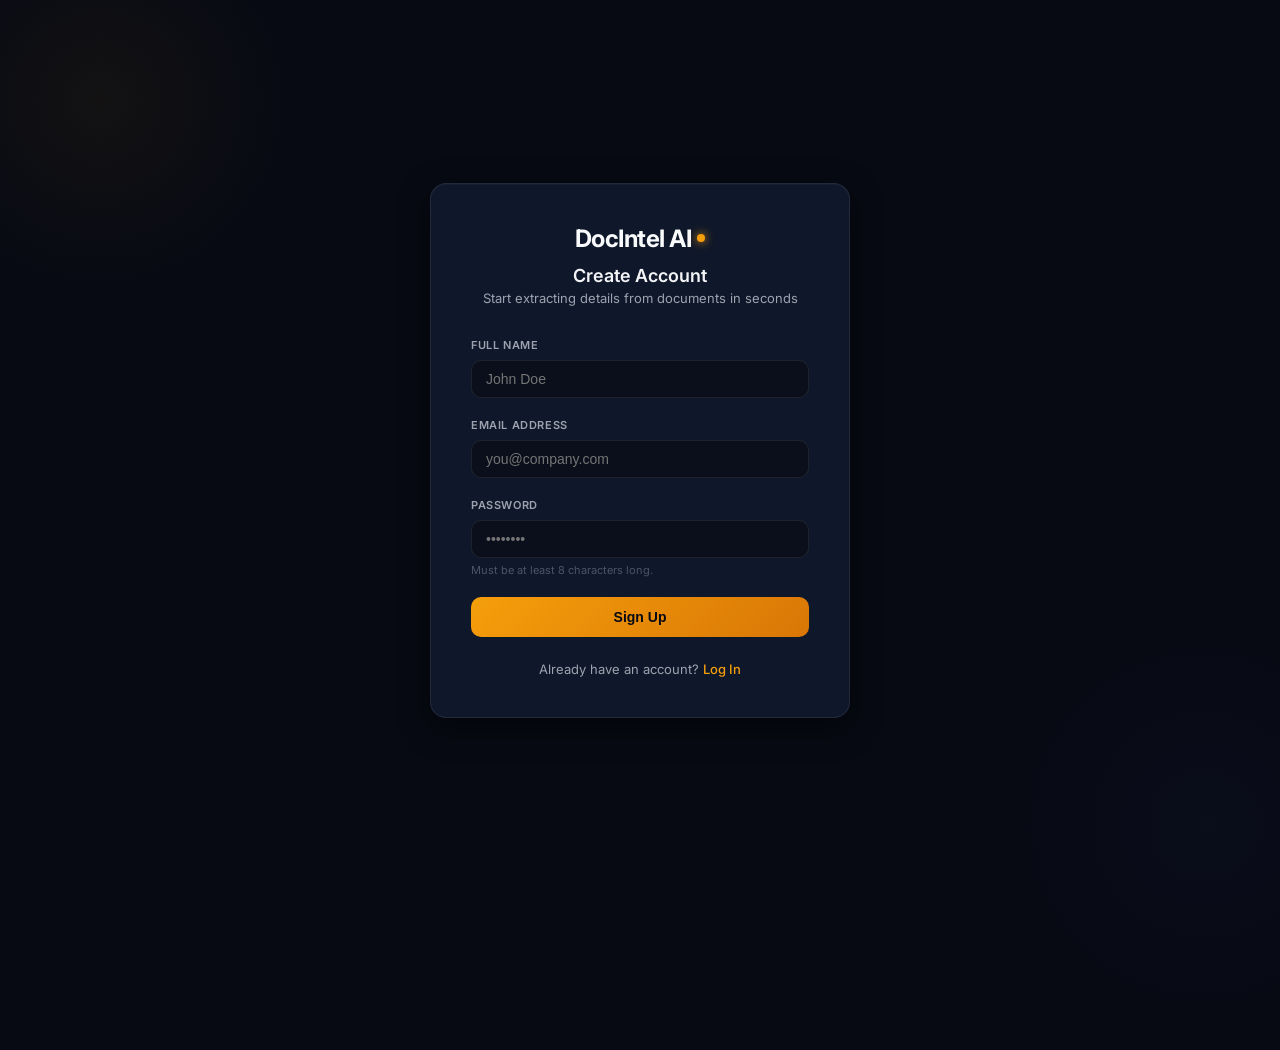
<file: register.html>
<!DOCTYPE html>
<html lang="en">
<head>
  <meta charset="UTF-8">
  <meta name="viewport" content="width=device-width, initial-scale=1.0">
  <title>Sign Up — DocIntel AI</title>
  <meta name="description" content="Create your free DocIntel AI account to start extracting document data.">
  <link rel="preconnect" href="https://fonts.googleapis.com">
  <link rel="stylesheet" href="https://fonts.googleapis.com/css2?family=Inter:wght@400;500;600;700&family=JetBrains+Mono:wght@400;500&display=swap">
  <style>
    :root {
      --bg: #070a13;
      --card-bg: #0f172a;
      --border: rgba(255, 255, 255, 0.08);
      --gold-500: #f59e0b;
      --gold-600: #d97706;
      --gold-glow: rgba(245, 158, 11, 0.05);
      --text-100: #f9fafb;
      --text-200: #f3f4f6;
      --text-300: #d1d5db;
      --text-500: #9ca3af;
      --text-700: #4b5563;
      --r-lg: 16px;
      --r-md: 10px;
    }

    * {
      box-sizing: border-box;
      margin: 0;
      padding: 0;
    }

    body {
      background-color: var(--bg);
      color: var(--text-100);
      font-family: 'Inter', sans-serif;
      min-height: 100vh;
      display: flex;
      align-items: center;
      justify-content: center;
      padding: 1.5rem;
      overflow-x: hidden;
      position: relative;
    }

    /* Ambient background glows */
    body::before {
      content: "";
      position: absolute;
      width: 400px;
      height: 400px;
      background: radial-gradient(circle, rgba(245, 158, 11, 0.05) 0%, transparent 70%);
      top: -100px;
      left: -100px;
      z-index: 0;
    }
    body::after {
      content: "";
      position: absolute;
      width: 450px;
      height: 450px;
      background: radial-gradient(circle, rgba(99, 102, 241, 0.03) 0%, transparent 70%);
      bottom: -150px;
      right: -150px;
      z-index: 0;
    }

    .auth-container {
      width: 100%;
      max-width: 420px;
      background: var(--card-bg);
      border: 1px solid var(--border);
      border-radius: var(--r-lg);
      padding: 2.5rem;
      box-shadow: 0 10px 30px rgba(0, 0, 0, 0.5), inset 0 1px 0 rgba(255, 255, 255, 0.03);
      backdrop-filter: blur(10px);
      z-index: 10;
      position: relative;
    }

    .logo-header {
      text-align: center;
      margin-bottom: 2rem;
    }

    .logo {
      font-size: 24px;
      font-weight: 700;
      letter-spacing: -0.5px;
      color: var(--text-100);
      display: inline-flex;
      align-items: center;
      gap: 6px;
    }

    .logo-dot {
      width: 8px;
      height: 8px;
      background: var(--gold-500);
      border-radius: 50%;
      box-shadow: 0 0 10px var(--gold-500);
    }

    .title {
      font-size: 18px;
      font-weight: 600;
      color: var(--text-200);
      margin-top: 0.75rem;
    }

    .subtitle {
      font-size: 13px;
      color: var(--text-500);
      margin-top: 4px;
    }

    .form-group {
      margin-bottom: 1.25rem;
    }

    .form-label {
      display: block;
      font-size: 11px;
      font-weight: 600;
      text-transform: uppercase;
      letter-spacing: 0.6px;
      color: var(--text-500);
      margin-bottom: 0.5rem;
    }

    .form-input {
      width: 100%;
      background: rgba(7, 10, 19, 0.6);
      border: 1px solid var(--border);
      border-radius: var(--r-md);
      padding: 10px 14px;
      font-size: 14px;
      color: var(--text-100);
      outline: none;
      transition: all 0.2s;
    }

    .form-input:focus {
      border-color: var(--gold-500);
      box-shadow: 0 0 8px rgba(245, 158, 11, 0.15);
      background: rgba(7, 10, 19, 0.9);
    }

    .submit-btn {
      width: 100%;
      background: linear-gradient(135deg, var(--gold-500), var(--gold-600));
      border: none;
      border-radius: var(--r-md);
      padding: 12px;
      font-size: 14px;
      font-weight: 600;
      color: #070a13;
      cursor: pointer;
      transition: all 0.2s;
      margin-top: 0.5rem;
      display: flex;
      align-items: center;
      justify-content: center;
      gap: 8px;
    }

    .submit-btn:hover {
      transform: translateY(-1px);
      box-shadow: 0 4px 15px rgba(245, 158, 11, 0.3);
    }

    .submit-btn:active {
      transform: translateY(1px);
    }

    .submit-btn:disabled {
      opacity: 0.6;
      cursor: not-allowed;
      transform: none;
      box-shadow: none;
    }

    .auth-footer {
      margin-top: 1.5rem;
      text-align: center;
      font-size: 13px;
      color: var(--text-500);
    }

    .auth-link {
      color: var(--gold-500);
      text-decoration: none;
      font-weight: 500;
    }

    .auth-link:hover {
      text-decoration: underline;
    }

    .password-hint {
      font-size: 11px;
      color: var(--text-700);
      margin-top: 5px;
    }

    /* Spinner loader */
    .spinner {
      width: 16px;
      height: 16px;
      border: 2px solid rgba(7, 10, 19, 0.2);
      border-top-color: #070a13;
      border-radius: 50%;
      animation: spin 0.8s linear infinite;
    }
    @keyframes spin { to { transform: rotate(360deg); } }

    /* Toast notification systems */
    .toast-container {
      position: fixed;
      bottom: 1.5rem;
      right: 1.5rem;
      z-index: 9999;
      display: flex;
      flex-direction: column;
      gap: 8px;
    }

    .toast {
      padding: 12px 18px;
      border-radius: 8px;
      font-size: 13px;
      font-weight: 500;
      box-shadow: 0 4px 20px rgba(0, 0, 0, 0.4);
      animation: slideIn 0.2s ease;
      display: flex;
      align-items: center;
      gap: 10px;
    }
    .toast.success { background: #064e3b; color: #6ee7b7; border: 1px solid #065f46; }
    .toast.error { background: #450a0a; color: #fca5a5; border: 1px solid #7f1d1d; }
    @keyframes slideIn { from { opacity: 0; transform: translateY(8px); } to { opacity: 1; transform: translateY(0); } }
  </style>
</head>
<body>

  <div class="toast-container" id="toastContainer"></div>

  <!-- Session Guard checking logic -->
  <script src="js/auth.js"></script>

  <div class="auth-container">
    <div class="logo-header">
      <div class="logo">DocIntel AI <div class="logo-dot"></div></div>
      <h1 class="title">Create Account</h1>
      <p class="subtitle">Start extracting details from documents in seconds</p>
    </div>

    <form id="registerForm">
      <div class="form-group">
        <label class="form-label" for="fullName">Full Name</label>
        <input class="form-input" type="text" id="fullName" required placeholder="John Doe">
      </div>

      <div class="form-group">
        <label class="form-label" for="email">Email Address</label>
        <input class="form-input" type="email" id="email" required autocomplete="email" placeholder="you@company.com">
      </div>

      <div class="form-group">
        <label class="form-label" for="password">Password</label>
        <input class="form-input" type="password" id="password" required autocomplete="new-password" placeholder="••••••••" minlength="8">
        <div class="password-hint">Must be at least 8 characters long.</div>
      </div>

      <button class="submit-btn" type="submit" id="submitBtn">
        <span>Sign Up</span>
      </button>
    </form>

    <div class="auth-footer">
      Already have an account? <a class="auth-link" href="login.html">Log In</a>
    </div>
  </div>

  <script src="js/api.js"></script>
  <script>
    // Toast notification helper
    function showToast(msg, type = 'success') {
      const container = document.getElementById('toastContainer');
      const t = document.createElement('div');
      t.className = 'toast ' + type;
      t.innerHTML = (type === 'error' ? '❌ ' : '✓ ') + msg;
      container.appendChild(t);
      setTimeout(() => { t.remove(); }, 4000);
    }

    // Handle form submit
    document.getElementById('registerForm').addEventListener('submit', async (e) => {
      e.preventDefault();
      
      const fullName = document.getElementById('fullName').value.trim();
      const email = document.getElementById('email').value.trim();
      const password = document.getElementById('password').value;
      const submitBtn = document.getElementById('submitBtn');

      if (password.length < 8) {
        showToast('Password must be at least 8 characters long', 'error');
        return;
      }
      
      // UI Loading state
      submitBtn.disabled = true;
      submitBtn.innerHTML = '<div class="spinner"></div> <span>Creating account...</span>';

      try {
        await DocAPI.register(email, password, fullName);
        showToast('Account created successfully! Redirecting to login...', 'success');
        setTimeout(() => {
          window.location.href = 'login.html';
        }, 1500);
      } catch (err) {
        showToast(err.message, 'error');
        submitBtn.disabled = false;
        submitBtn.innerHTML = '<span>Sign Up</span>';
      }
    });
  </script>
</body>
</html>
</file>
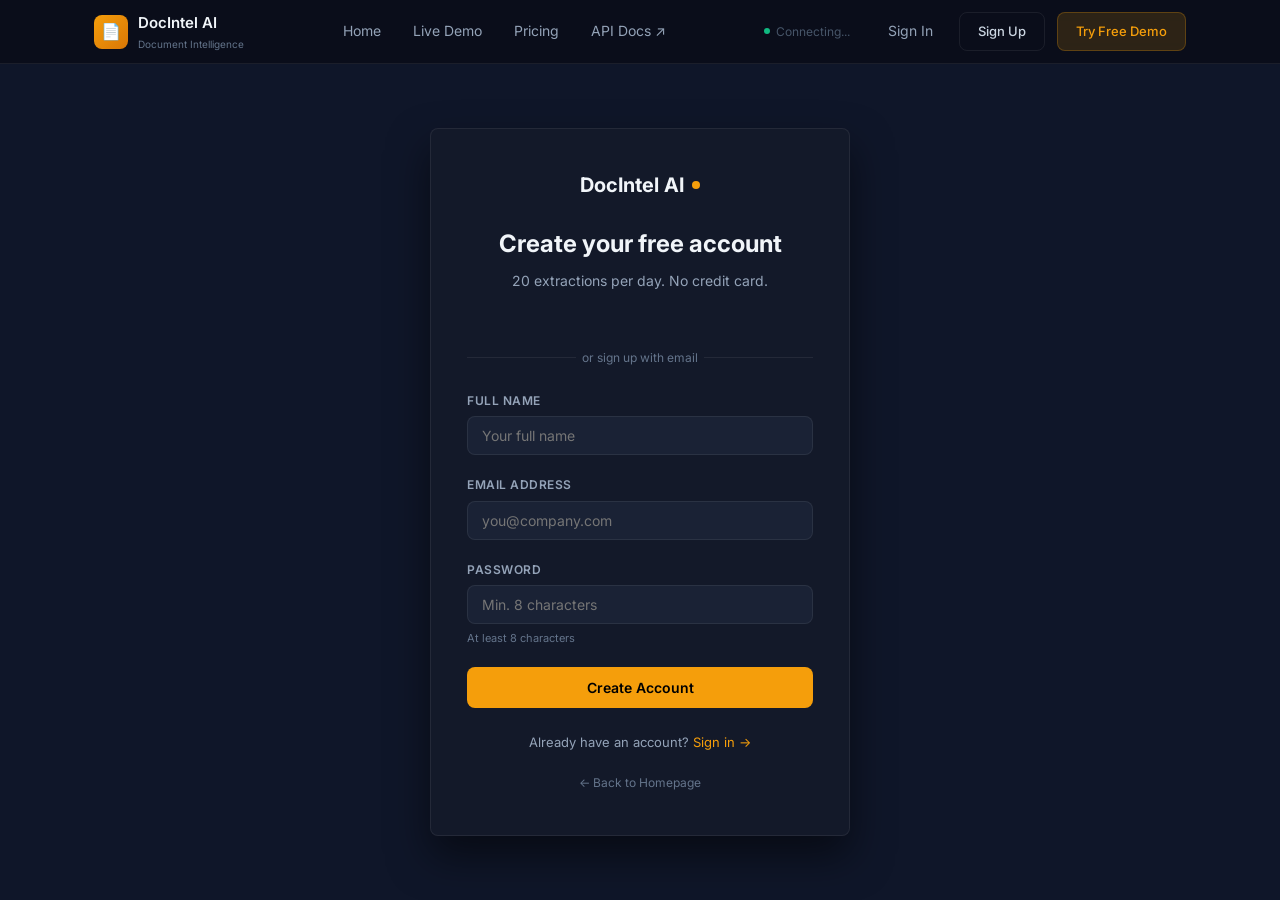
<file: signup.html>
<!DOCTYPE html>
<html lang="en">
<head>
  <meta charset="UTF-8">
  <meta name="viewport" content="width=device-width, initial-scale=1.0">
  <title>Create Account — DocIntel AI</title>
  <meta name="description" content="Create your free DocIntel AI account and start extracting data from invoices instantly.">
  <link rel="preconnect" href="https://fonts.googleapis.com">
  <link rel="stylesheet" href="https://fonts.googleapis.com/css2?family=Inter:wght@400;500;600;700&display=swap">
  <link rel="stylesheet" href="css/main.css">
  <script src="https://accounts.google.com/gsi/client" async></script>
  <style>
    body {
      min-height: 100vh;
      display: flex;
      flex-direction: column;
      background: var(--navy-800);
      font-family: 'Inter', sans-serif;
      margin: 0;
    }

    .auth-wrapper {
      flex: 1;
      display: flex;
      align-items: center;
      justify-content: center;
      padding: 2rem 1.5rem;
    }

    .auth-card {
      width: 100%;
      max-width: 420px;
      background: var(--navy-700);
      border: 1px solid var(--border);
      border-radius: 8px;
      padding: 2.5rem 2.25rem;
      box-shadow: 0 20px 40px rgba(0,0,0,0.5);
      box-sizing: border-box;
    }

    .auth-logo {
      display: flex;
      align-items: center;
      justify-content: center;
      gap: 8px;
      margin-bottom: 1.5rem;
      text-decoration: none;
      font-size: 20px;
      font-weight: 700;
      color: var(--text-100);
    }
    .auth-logo-dot {
      width: 8px;
      height: 8px;
      background: var(--gold-500);
      border-radius: 50%;
    }

    .auth-heading {
      text-align: center;
      margin-bottom: 2rem;
    }
    .auth-heading h1 {
      font-size: 24px;
      font-weight: 700;
      color: var(--text-100);
      margin: 0 0 6px 0;
    }
    .auth-heading p {
      font-size: 14px;
      color: var(--text-400);
      margin: 0;
    }

    /* Google button centering */
    .g-btn-wrapper {
      display: flex;
      justify-content: center;
      margin-bottom: 1.5rem;
      width: 100%;
    }

    .auth-divider {
      display: flex;
      align-items: center;
      text-align: center;
      color: var(--text-500);
      font-size: 12px;
      margin: 1.5rem 0;
    }
    .auth-divider::before, .auth-divider::after {
      content: '';
      flex: 1;
      border-bottom: 1px solid var(--border);
    }
    .auth-divider:not(:empty)::before {
      margin-right: .5em;
    }
    .auth-divider:not(:empty)::after {
      margin-left: .5em;
    }

    .form-group {
      margin-bottom: 1.25rem;
    }
    .form-label {
      display: block;
      font-size: 12px;
      font-weight: 600;
      text-transform: uppercase;
      letter-spacing: 0.5px;
      color: var(--text-400);
      margin-bottom: 6px;
    }
    .form-input {
      width: 100%;
      background: var(--navy-600);
      border: 1px solid var(--border);
      border-radius: 8px;
      padding: 10px 14px;
      font-size: 14px;
      color: var(--text-200);
      box-sizing: border-box;
      outline: none;
      font-family: inherit;
      transition: border-color 0.15s;
    }
    .form-input:focus {
      border-color: var(--gold-500);
    }
    .form-hint {
      font-size: 11px;
      color: var(--text-500);
      margin-top: 6px;
    }

    .error-box {
      display: none;
      color: #ef4444;
      background: rgba(239,68,68,0.1);
      border: 1px solid rgba(239,68,68,0.3);
      border-radius: 8px;
      padding: 10px 14px;
      font-size: 13px;
      margin-bottom: 1.25rem;
      line-height: 1.5;
    }
    .error-box.show {
      display: block;
    }
    .error-box.info {
      color: var(--gold-500);
      background: rgba(245,158,11,0.1);
      border-color: rgba(245,158,11,0.3);
    }

    .submit-btn {
      width: 100%;
      background: var(--gold-500);
      color: #000;
      font-weight: 600;
      border: none;
      border-radius: 8px;
      padding: 12px;
      font-size: 14px;
      cursor: pointer;
      font-family: inherit;
      transition: opacity 0.15s;
    }
    .submit-btn:hover {
      opacity: 0.9;
    }
    .submit-btn:disabled {
      opacity: 0.6;
      cursor: not-allowed;
    }

    .auth-footer {
      text-align: center;
      margin-top: 1.5rem;
      font-size: 13px;
      color: var(--text-400);
    }
    .auth-footer a {
      color: var(--gold-500);
      text-decoration: none;
    }
    .auth-footer a:hover {
      text-decoration: underline;
    }

    .auth-back {
      text-align: center;
      margin-top: 1rem;
    }
    .auth-back a {
      font-size: 12px;
      color: var(--text-500);
      text-decoration: none;
    }
    .auth-back a:hover {
      color: var(--text-300);
    }
  </style>
</head>
<body>

<div class="auth-wrapper">
  <div class="auth-card">

    <a href="/" class="auth-logo">
      DocIntel AI <span class="auth-logo-dot"></span>
    </a>

    <div class="auth-heading">
      <h1>Create your free account</h1>
      <p>20 extractions per day. No credit card.</p>
    </div>

    <div class="error-box" id="errorBox"></div>

    <!-- OPTION 1 — Google Sign In -->
    <div class="g-btn-wrapper">
      <div id="g_id_onload"
           data-client_id="489890481512-jf8j5mkh5hnme5t8jl4ddvl9jupv9qql.apps.googleusercontent.com"
           data-callback="handleGoogleLogin"
           data-auto_prompt="false">
      </div>
      <div class="g_id_signin"
           data-type="standard"
           data-size="large"
           data-theme="filled_black"
           data-text="signup_with"
           data-shape="rectangular"
           data-logo_alignment="left"
           data-width="372">
      </div>
    </div>

    <div class="auth-divider">or sign up with email</div>

    <!-- OPTION 2 — Email/Password Registration Form -->
    <form id="signupForm" novalidate>
      <div class="form-group">
        <label class="form-label" for="fullName">Full Name</label>
        <input class="form-input" type="text" id="fullName" placeholder="Your full name" required autocomplete="name">
      </div>

      <div class="form-group">
        <label class="form-label" for="email">Email address</label>
        <input class="form-input" type="email" id="email" placeholder="you@company.com" required autocomplete="email">
      </div>

      <div class="form-group">
        <label class="form-label" for="password">Password</label>
        <input class="form-input" type="password" id="password" placeholder="Min. 8 characters" required autocomplete="new-password">
        <div class="form-hint">At least 8 characters</div>
      </div>

      <button class="submit-btn" type="submit" id="submitBtn">Create Account</button>
    </form>

    <div class="auth-footer">
      Already have an account? <a href="/login">Sign in →</a>
    </div>

    <div class="auth-back">
      <a href="/">← Back to Homepage</a>
    </div>

  </div>
</div>

<script src="js/api.js"></script>
<script src="js/nav.js"></script>
<script>
  if (typeof initNav === 'function') initNav();

  const signupForm = document.getElementById('signupForm');
  const submitBtn = document.getElementById('submitBtn');
  const errorBox  = document.getElementById('errorBox');

  function showError(msg) {
    errorBox.textContent = msg;
    errorBox.className = 'error-box show';
  }

  function showLoading(msg) {
    errorBox.textContent = msg;
    errorBox.className = 'error-box show info';
  }

  function clearError() {
    errorBox.className = 'error-box';
    errorBox.textContent = '';
  }

  // Google Signup Callback Handler (same endpoint/handler as login)
  async function handleGoogleLogin(googleResponse) {
    clearError();
    showLoading('Creating account with Google...');
    try {
      const res = await fetch('https://doc-intelligence-api-tubh.onrender.com/auth/google', {
        method: 'POST',
        credentials: 'include',
        headers: { 'Content-Type': 'application/json' },
        body: JSON.stringify({ credential: googleResponse.credential })
      });
      if (res.ok) {
        window.location.href = '/dashboard';
      } else {
        const err = await res.json().catch(() => ({}));
        showError(err.detail || 'Google signup failed');
      }
    } catch (err) {
      showError('Network error during Google sign-up. Please try again.');
    }
  }

  // Email/Password Submit Handler
  signupForm.addEventListener('submit', async function (e) {
    e.preventDefault();
    clearError();

    const fullName = document.getElementById('fullName').value.trim();
    const email = document.getElementById('email').value.trim();
    const password = document.getElementById('password').value;

    if (!email || !password || !fullName) {
      showError('Please fill in all fields.');
      return;
    }

    if (password.length < 8) {
      showError('Password must be at least 8 characters.');
      return;
    }

    submitBtn.disabled = true;
    submitBtn.textContent = 'Creating account...';

    try {
      const res = await fetch('https://doc-intelligence-api-tubh.onrender.com/auth/register', {
        method: 'POST',
        credentials: 'include',
        headers: { 'Content-Type': 'application/json' },
        body: JSON.stringify({ email, password, full_name: fullName })
      });

      if (res.ok) {
        window.location.href = '/dashboard';
      } else {
        const data = await res.json().catch(() => ({}));
        if (res.status === 409) {
          showError('Account already exists. Please sign in.');
        } else if (res.status === 422) {
          showError('Password must be at least 8 characters.');
        } else {
          showError(data.detail || 'Signup failed. Please try again.');
        }
        submitBtn.disabled = false;
        submitBtn.textContent = 'Create Account';
      }
    } catch (err) {
      showError('Network error. Please try again.');
      submitBtn.disabled = false;
      submitBtn.textContent = 'Create Account';
    }
  });
</script>

</body>
</html>
</file>
<file: css/main.css>
/* ─────────────────────────────────────────────────────────────────────────────
   DocIntel AI — Design System
   Color tokens, typography, components, utilities.
   All four pages import this one file.
───────────────────────────────────────────────────────────────────────────── */

/* ── CSS Variables ─────────────────────────────────────────────────────────── */
:root {
  /* Brand colors */
  --navy-950:   #060912;
  --navy-900:   #0A0E1A;
  --navy-800:   #0F1629;
  --navy-700:   #131929;
  --navy-600:   #1A2235;
  --navy-500:   #1E293B;
  --navy-400:   #263348;

  --gold-500:   #F59E0B;
  --gold-400:   #FBBF24;
  --gold-300:   #FCD34D;
  --gold-glow:  rgba(245,158,11,0.15);

  --teal-500:   #0D9488;
  --teal-400:   #14B8A6;
  --green-500:  #10B981;
  --green-dim:  rgba(16,185,129,0.12);

  --blue-500:   #3B82F6;
  --purple-500: #8B5CF6;
  --red-500:    #EF4444;

  --text-100:   #F1F5F9;
  --text-200:   #E2E8F0;
  --text-300:   #CBD5E1;
  --text-400:   #94A3B8;
  --text-500:   #64748B;
  --text-600:   #475569;
  --text-700:   #334155;
  --text-800:   #1E293B;

  --border:     rgba(255,255,255,0.07);
  --border-gold: rgba(245,158,11,0.25);

  /* Spacing */
  --max-w: 1140px;
  --nav-h: 64px;

  /* Radius */
  --r-sm: 8px;
  --r-md: 12px;
  --r-lg: 16px;
  --r-xl: 24px;

  /* Font */
  --font: 'Inter', system-ui, -apple-system, sans-serif;
  --font-mono: 'JetBrains Mono', 'Fira Code', monospace;
}

/* ── Reset ─────────────────────────────────────────────────────────────────── */
*, *::before, *::after { box-sizing: border-box; margin: 0; padding: 0; }
html { scroll-behavior: smooth; }
body {
  font-family: var(--font);
  background: var(--navy-900);
  color: var(--text-200);
  line-height: 1.6;
  -webkit-font-smoothing: antialiased;
}
a { color: inherit; text-decoration: none; }
img { display: block; max-width: 100%; }
button { cursor: pointer; font-family: var(--font); border: none; background: none; }
input, textarea, select { font-family: var(--font); }

/* ── Typography ────────────────────────────────────────────────────────────── */
.h1 { font-size: clamp(2rem, 5vw, 3.5rem); font-weight: 700; line-height: 1.1; letter-spacing: -0.03em; color: var(--text-100); }
.h2 { font-size: clamp(1.5rem, 3vw, 2.25rem); font-weight: 600; line-height: 1.2; letter-spacing: -0.02em; color: var(--text-100); }
.h3 { font-size: 1.25rem; font-weight: 600; color: var(--text-100); }
.h4 { font-size: 1rem; font-weight: 600; color: var(--text-100); }
.label { font-size: 11px; font-weight: 600; text-transform: uppercase; letter-spacing: 1px; color: var(--text-500); }
.mono { font-family: var(--font-mono); }

/* ── Layout ────────────────────────────────────────────────────────────────── */
.container { max-width: var(--max-w); margin: 0 auto; padding: 0 1.5rem; }
.section { padding: 6rem 0; }
.section-sm { padding: 4rem 0; }
.section-header { text-align: center; margin-bottom: 3.5rem; }
.section-header .label { margin-bottom: 0.75rem; }
.section-header .h2 { margin-bottom: 1rem; }
.section-header p { color: var(--text-400); max-width: 540px; margin: 0 auto; }

/* ── Navigation ────────────────────────────────────────────────────────────── */
.nav {
  position: sticky; top: 0; z-index: 1000;
  height: var(--nav-h);
  background: rgba(10,14,26,0.92);
  border-bottom: 1px solid var(--border);
  backdrop-filter: blur(12px);
  -webkit-backdrop-filter: blur(12px);
}
.nav-inner {
  max-width: var(--max-w); margin: 0 auto; padding: 0 1.5rem;
  height: 100%; display: flex; align-items: center; justify-content: space-between;
}
.nav-logo { display: flex; align-items: center; gap: 10px; }
.nav-logo-icon {
  width: 34px; height: 34px;
  background: linear-gradient(135deg, var(--gold-500), #D97706);
  border-radius: var(--r-sm);
  display: flex; align-items: center; justify-content: center;
  font-size: 16px;
}
.nav-logo-name { font-size: 15px; font-weight: 600; color: var(--text-100); }
.nav-logo-tag { font-size: 10px; color: var(--text-500); margin-top: 1px; }
.nav-links { display: flex; align-items: center; gap: 0.25rem; }
.nav-link {
  padding: 6px 14px; border-radius: var(--r-sm);
  font-size: 14px; color: var(--text-400);
  transition: color 0.15s, background 0.15s;
}
.nav-link:hover, .nav-link.active { color: var(--text-100); background: rgba(255,255,255,0.05); }
.nav-cta {
  padding: 8px 18px;
  background: var(--gold-glow);
  border: 1px solid var(--border-gold);
  border-radius: var(--r-sm);
  font-size: 13px; font-weight: 500; color: var(--gold-500);
  transition: all 0.15s;
}
.nav-cta:hover { background: rgba(245,158,11,0.22); }
.nav-status { display: flex; align-items: center; gap: 6px; font-size: 12px; color: var(--text-600); }
.status-dot { width: 6px; height: 6px; border-radius: 50%; background: var(--green-500); }
.status-dot.pulsing { animation: pulse 2s infinite; }
@keyframes pulse { 0%,100%{opacity:1} 50%{opacity:0.35} }

/* ── Buttons ────────────────────────────────────────────────────────────────── */
.btn {
  display: inline-flex; align-items: center; gap: 8px;
  padding: 12px 24px; border-radius: var(--r-sm);
  font-size: 14px; font-weight: 500;
  transition: all 0.15s; cursor: pointer;
}
.btn-primary {
  background: var(--gold-500); color: #000;
  border: 1px solid var(--gold-500);
}
.btn-primary:hover { background: var(--gold-400); box-shadow: 0 0 24px rgba(245,158,11,0.3); }
.btn-secondary {
  background: rgba(255,255,255,0.05);
  border: 1px solid var(--border);
  color: var(--text-300);
}
.btn-secondary:hover { background: rgba(255,255,255,0.08); border-color: rgba(255,255,255,0.12); }
.btn-outline-gold {
  background: var(--gold-glow);
  border: 1px solid var(--border-gold);
  color: var(--gold-500);
}
.btn-outline-gold:hover { background: rgba(245,158,11,0.22); }
.btn-lg { padding: 14px 32px; font-size: 15px; }
.btn-sm { padding: 8px 16px; font-size: 12px; }

/* ── Cards ─────────────────────────────────────────────────────────────────── */
.card {
  background: var(--navy-700);
  border: 1px solid var(--border);
  border-radius: var(--r-lg);
  padding: 1.5rem;
}
.card-hover { transition: border-color 0.2s, transform 0.2s, box-shadow 0.2s; }
.card-hover:hover {
  border-color: var(--border-gold);
  transform: translateY(-2px);
  box-shadow: 0 8px 32px rgba(0,0,0,0.3);
}

/* ── Badges ────────────────────────────────────────────────────────────────── */
.badge {
  display: inline-flex; align-items: center; gap: 5px;
  padding: 3px 10px; border-radius: 20px;
  font-size: 11px; font-weight: 500;
}
.badge-gold { background: var(--gold-glow); color: var(--gold-500); border: 1px solid var(--border-gold); }
.badge-green { background: var(--green-dim); color: var(--green-500); border: 1px solid rgba(16,185,129,0.2); }
.badge-blue { background: rgba(59,130,246,0.1); color: var(--blue-500); border: 1px solid rgba(59,130,246,0.2); }
.badge-purple { background: rgba(139,92,246,0.1); color: var(--purple-500); border: 1px solid rgba(139,92,246,0.2); }

/* ── Gradient text ──────────────────────────────────────────────────────────── */
.grad-gold { background: linear-gradient(135deg, var(--gold-500), var(--gold-300)); -webkit-background-clip: text; -webkit-text-fill-color: transparent; background-clip: text; }
.grad-teal { background: linear-gradient(135deg, var(--teal-400), var(--green-500)); -webkit-background-clip: text; -webkit-text-fill-color: transparent; background-clip: text; }

/* ── Divider ────────────────────────────────────────────────────────────────── */
.divider { height: 1px; background: var(--border); }
.divider-gold { height: 1px; background: linear-gradient(90deg, transparent, var(--border-gold), transparent); }

/* ── Grid ───────────────────────────────────────────────────────────────────── */
.grid-2 { display: grid; grid-template-columns: 1fr 1fr; gap: 1.5rem; }
.grid-3 { display: grid; grid-template-columns: repeat(3, 1fr); gap: 1.5rem; }
.grid-4 { display: grid; grid-template-columns: repeat(4, 1fr); gap: 1rem; }

/* ── Utilities ──────────────────────────────────────────────────────────────── */
.text-gold { color: var(--gold-500); }
.text-green { color: var(--green-500); }
.text-muted { color: var(--text-400); }
.text-center { text-align: center; }
.mt-1 { margin-top: 0.5rem; }
.mt-2 { margin-top: 1rem; }
.mt-3 { margin-top: 1.5rem; }
.mt-4 { margin-top: 2rem; }
.mb-1 { margin-bottom: 0.5rem; }
.mb-2 { margin-bottom: 1rem; }
.flex { display: flex; }
.flex-center { display: flex; align-items: center; justify-content: center; }
.flex-between { display: flex; align-items: center; justify-content: space-between; }
.gap-1 { gap: 0.5rem; }
.gap-2 { gap: 1rem; }

/* ── Glow backgrounds ───────────────────────────────────────────────────────── */
.glow-gold { position: absolute; width: 600px; height: 600px; background: radial-gradient(circle, rgba(245,158,11,0.06) 0%, transparent 70%); pointer-events: none; }

/* ── Footer ────────────────────────────────────────────────────────────────── */
footer {
  background: var(--navy-950);
  border-top: 1px solid var(--border);
  padding: 3rem 0 2rem;
}
.footer-grid { display: grid; grid-template-columns: 2fr 1fr 1fr 1fr; gap: 3rem; margin-bottom: 2.5rem; }
.footer-brand p { font-size: 13px; color: var(--text-500); margin-top: 0.75rem; max-width: 260px; line-height: 1.7; }
.footer-col h5 { font-size: 12px; font-weight: 600; color: var(--text-300); text-transform: uppercase; letter-spacing: 0.8px; margin-bottom: 1rem; }
.footer-col a { display: block; font-size: 13px; color: var(--text-500); margin-bottom: 0.6rem; transition: color 0.15s; }
.footer-col a:hover { color: var(--text-300); }
.footer-bottom { display: flex; align-items: center; justify-content: space-between; padding-top: 1.5rem; border-top: 1px solid var(--border); font-size: 12px; color: var(--text-600); }

/* ── Toast ─────────────────────────────────────────────────────────────────── */
.toast {
  position: fixed; bottom: 2rem; right: 2rem; z-index: 9999;
  background: var(--navy-600); border: 1px solid var(--border);
  border-radius: var(--r-md); padding: 1rem 1.25rem;
  font-size: 13px; color: var(--text-200);
  box-shadow: 0 16px 48px rgba(0,0,0,0.4);
  transform: translateY(100px); opacity: 0;
  transition: all 0.3s cubic-bezier(0.34,1.56,0.64,1);
  max-width: 320px;
}
.toast.show { transform: translateY(0); opacity: 1; }

/* ── Animations ────────────────────────────────────────────────────────────── */
@keyframes fadeUp { from{opacity:0;transform:translateY(24px)} to{opacity:1;transform:translateY(0)} }
@keyframes shimmer { 0%{background-position:-400px 0} 100%{background-position:400px 0} }
.animate-fadeup { animation: fadeUp 0.5s ease forwards; }

/* ── Scrollbar ──────────────────────────────────────────────────────────────── */
::-webkit-scrollbar { width: 6px; }
::-webkit-scrollbar-track { background: var(--navy-800); }
::-webkit-scrollbar-thumb { background: var(--navy-500); border-radius: 3px; }

/* ── Responsive ─────────────────────────────────────────────────────────────── */
@media (max-width: 768px) {
  .grid-2, .grid-3, .grid-4 { grid-template-columns: 1fr; }
  .footer-grid { grid-template-columns: 1fr 1fr; gap: 2rem; }
  .nav-links { display: none; }
  .section { padding: 4rem 0; }
}
@media (max-width: 480px) {
  .footer-grid { grid-template-columns: 1fr; }
  .h1 { font-size: 2rem; }
}
</file>
